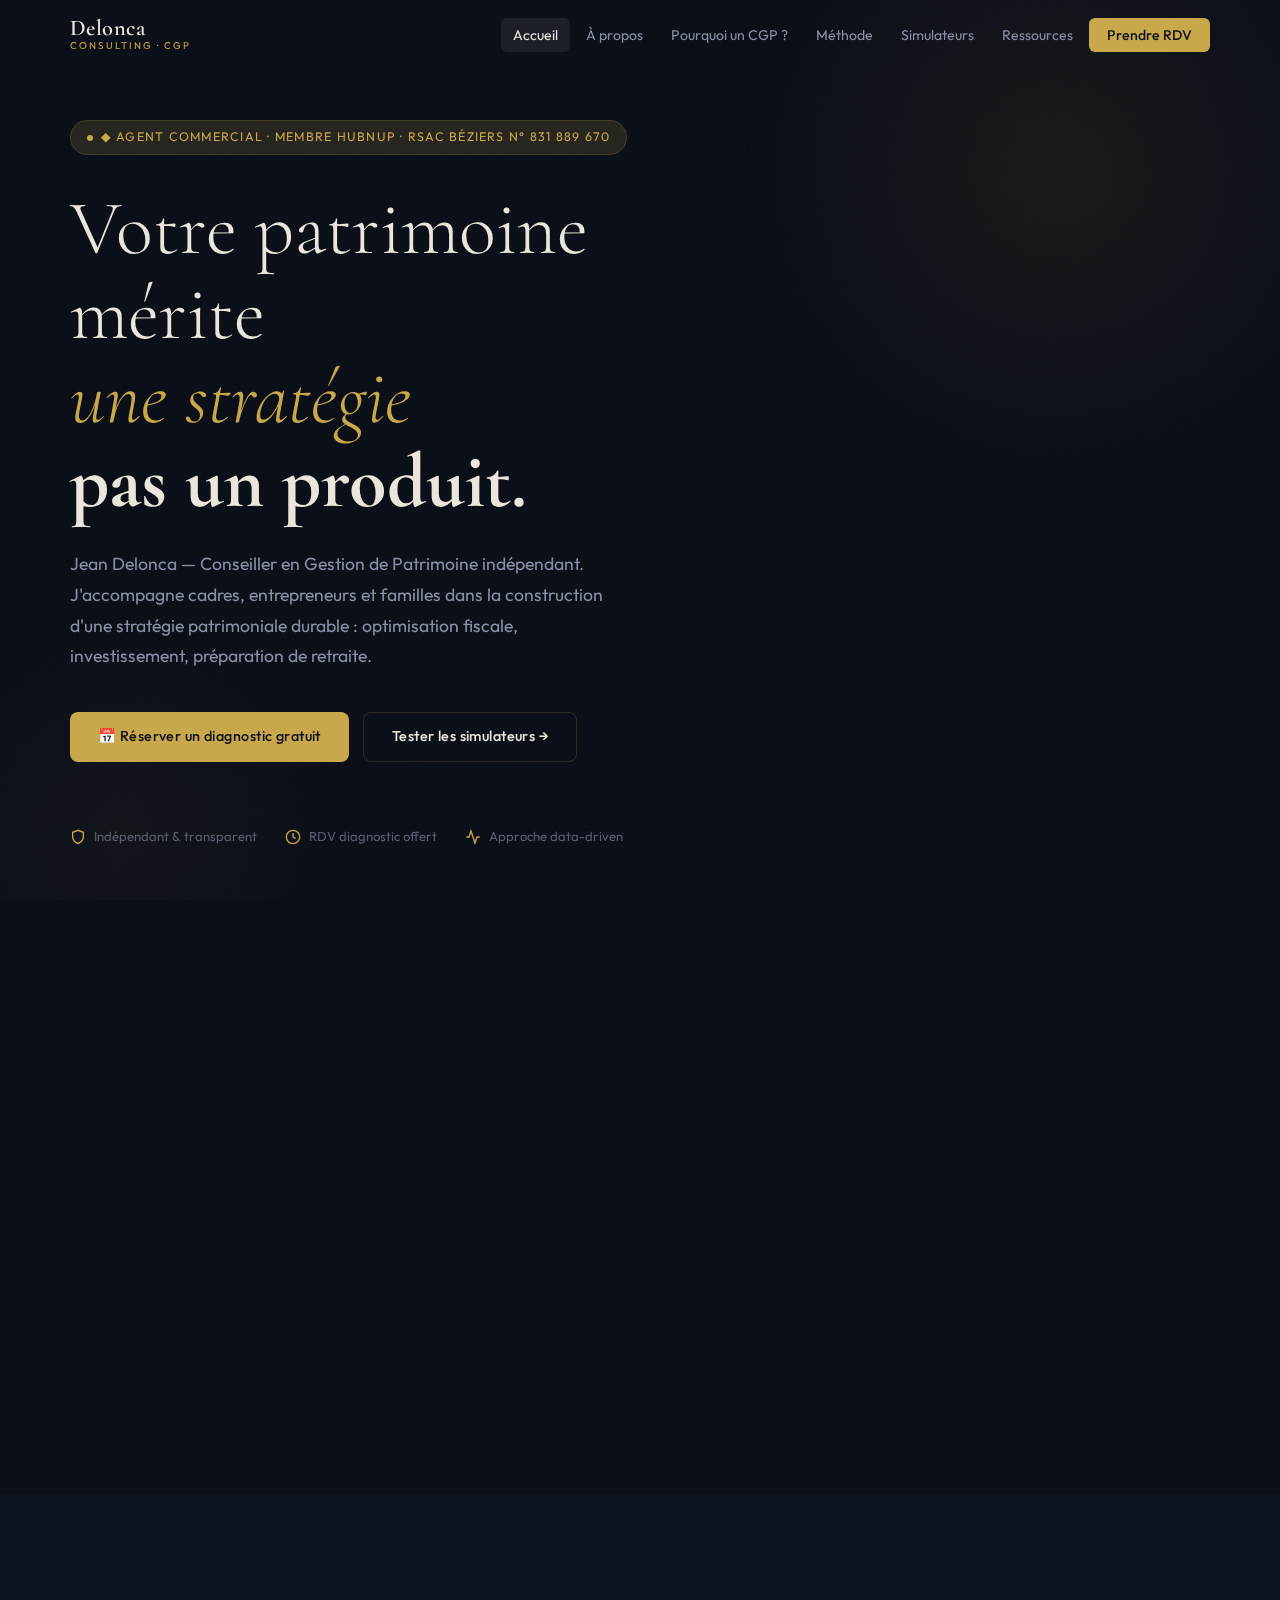
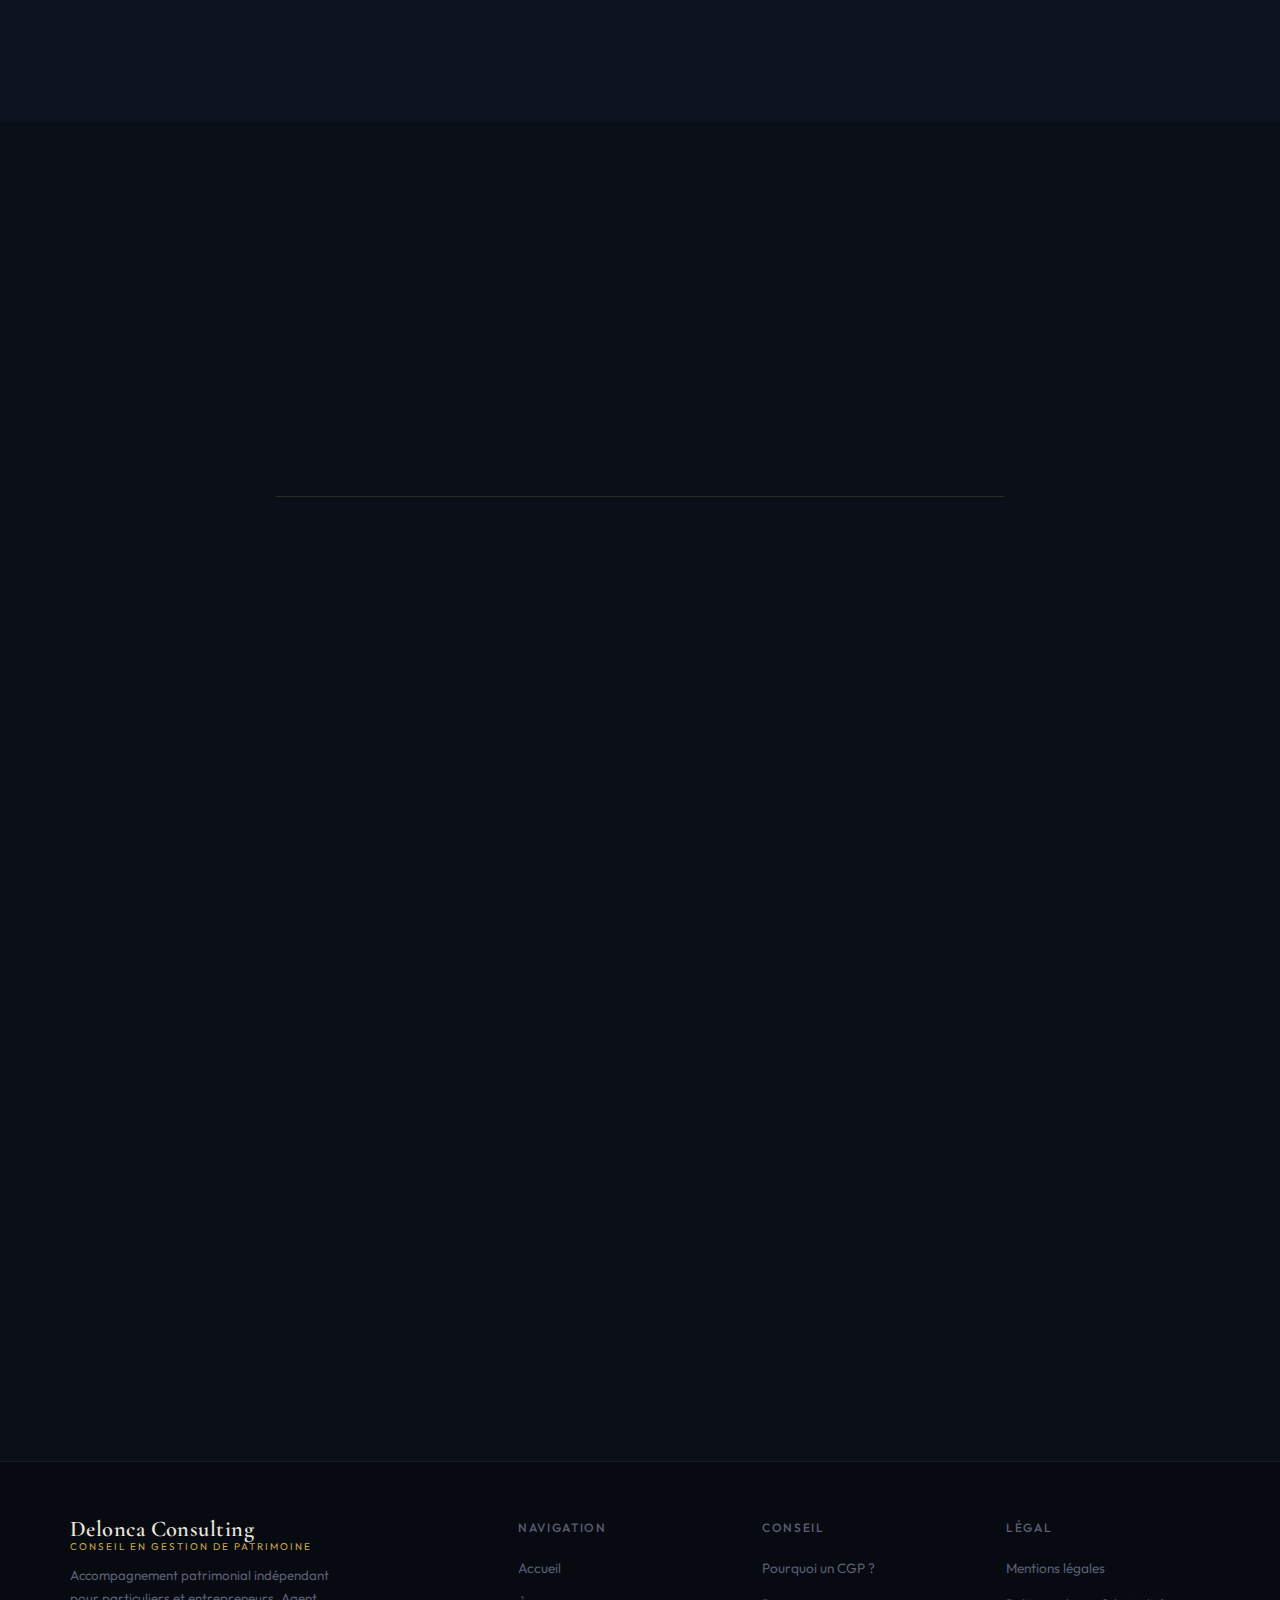
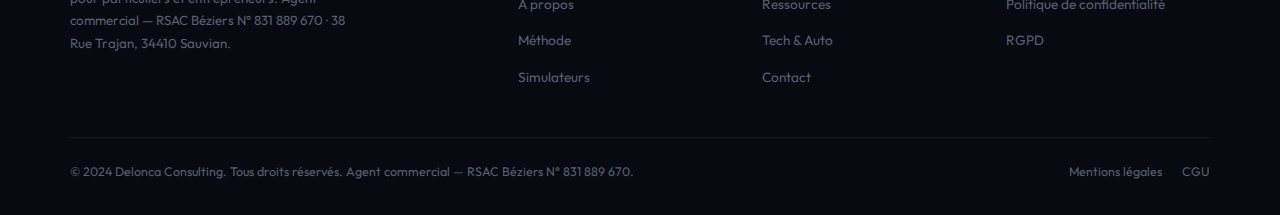
<file: index.html>
<!DOCTYPE html>
<html lang="fr">
<head>
  <meta charset="UTF-8">
  <meta name="viewport" content="width=device-width, initial-scale=1.0">
  <title>Delonca Consulting — Conseiller en Gestion de Patrimoine</title>
  <meta name="description" content="Jean Delonca, Conseiller en Gestion de Patrimoine indépendant. Optimisez votre patrimoine, préparez votre retraite, investissez avec méthode.">
  <link rel="preconnect" href="https://fonts.googleapis.com">
  <link rel="preconnect" href="https://fonts.gstatic.com" crossorigin>
  <link href="https://fonts.googleapis.com/css2?family=Cormorant+Garamond:ital,wght@0,300;0,400;0,600;0,700;1,300;1,400&family=Outfit:wght@300;400;500;600&display=swap" rel="stylesheet">
  <link rel="stylesheet" href="styles.css">
</head>
<body>

<!-- ── NAVIGATION ── -->
<nav class="nav" id="main-nav" role="navigation" aria-label="Navigation principale">
  <div class="nav-inner">
    <a href="index.html" class="nav-logo" aria-label="Delonca Consulting — Accueil">
      <span class="nav-logo-main">Delonca</span>
      <span class="nav-logo-sub">Consulting · CGP</span>
    </a>
    <ul class="nav-links" role="list">
      <li><a href="index.html" class="nav-link active">Accueil</a></li>
      <li><a href="a-propos.html" class="nav-link">À propos</a></li>
      <li><a href="pourquoi-cgp.html" class="nav-link">Pourquoi un CGP ?</a></li>
      <li><a href="methode.html" class="nav-link">Méthode</a></li>
      <li><a href="simulateurs.html" class="nav-link">Simulateurs</a></li>
      <li><a href="ressources.html" class="nav-link">Ressources</a></li>
      <li class="nav-cta"><a href="contact.html" class="nav-link">Prendre RDV</a></li>
    </ul>
    <button class="nav-burger" id="nav-burger" aria-label="Menu" aria-expanded="false">
      <span></span><span></span><span></span>
    </button>
  </div>
</nav>
<div class="nav-mobile" id="nav-mobile" role="dialog" aria-label="Menu mobile">
  <a href="index.html">Accueil</a>
  <a href="a-propos.html">À propos</a>
  <a href="pourquoi-cgp.html">Pourquoi un CGP ?</a>
  <a href="methode.html">Méthode</a>
  <a href="simulateurs.html">Simulateurs</a>
  <a href="ressources.html">Ressources</a>
  <a href="services-tech.html">Tech & Automatisation</a>
  <a href="contact.html" class="nav-cta-mobile">📅 Prendre RDV</a>
</div>

<!-- ── HERO ── -->
<section class="hero" aria-label="Présentation">
  <div class="hero-bg" aria-hidden="true"></div>
  <div class="container">
    <div class="hero-content">
      <div class="hero-badge" aria-label="Agent commercial enregistré">
        ◆ Agent Commercial · Membre Hubnup · RSAC Béziers N° 831 889 670
      </div>
      <h1 class="hero-title">
        Votre patrimoine mérite<br>
        <em>une stratégie</em>
        <strong>pas un produit.</strong>
      </h1>
      <p class="hero-sub">
        Jean Delonca — Conseiller en Gestion de Patrimoine indépendant. J'accompagne cadres, entrepreneurs et familles dans la construction d'une stratégie patrimoniale durable : optimisation fiscale, investissement, préparation de retraite.
      </p>
      <div class="hero-ctas">
        <a href="contact.html" class="btn btn-primary">📅 Réserver un diagnostic gratuit</a>
        <a href="simulateurs.html" class="btn btn-ghost">Tester les simulateurs →</a>
      </div>
      <div class="hero-trust">
        <div class="hero-trust-item">
          <svg width="16" height="16" viewBox="0 0 24 24" fill="none" stroke="currentColor" stroke-width="2" aria-hidden="true"><path d="M12 22s8-4 8-10V5l-8-3-8 3v7c0 6 8 10 8 10z"/></svg>
          Indépendant & transparent
        </div>
        <div class="hero-trust-item">
          <svg width="16" height="16" viewBox="0 0 24 24" fill="none" stroke="currentColor" stroke-width="2" aria-hidden="true"><circle cx="12" cy="12" r="10"/><polyline points="12 6 12 12 16 14"/></svg>
          RDV diagnostic offert
        </div>
        <div class="hero-trust-item">
          <svg width="16" height="16" viewBox="0 0 24 24" fill="none" stroke="currentColor" stroke-width="2" aria-hidden="true"><polyline points="22 12 18 12 15 21 9 3 6 12 2 12"/></svg>
          Approche data-driven
        </div>
      </div>
    </div>
  </div>
</section>

<!-- ── 3 PILIERS ── -->
<section class="section" aria-label="Nos piliers">
  <div class="container">
    <div class="text-center reveal">
      <span class="section-tag">Notre approche</span>
      <h2 class="section-title">Trois piliers, une vision</h2>
      <div class="gold-line"></div>
    </div>
    <div class="grid-3" style="margin-top: 48px;">
      <div class="card reveal reveal-1">
        <div class="card-icon" aria-hidden="true">⚡</div>
        <h3 style="font-family:var(--font-display);font-size:1.4rem;font-weight:600;margin-bottom:10px;">Optimisation</h3>
        <p style="font-size:0.88rem;color:var(--text-muted);line-height:1.7;">Réduire les frais inutiles, optimiser la fiscalité, arbitrer les enveloppes (PEA, assurance-vie, PER) en fonction de votre situation réelle.</p>
      </div>
      <div class="card reveal reveal-2">
        <div class="card-icon" aria-hidden="true">🏗️</div>
        <h3 style="font-family:var(--font-display);font-size:1.4rem;font-weight:600;margin-bottom:10px;">Construction</h3>
        <p style="font-size:0.88rem;color:var(--text-muted);line-height:1.7;">Définir une allocation d'actifs cohérente avec vos objectifs, votre horizon et votre tolérance au risque. Diversification réelle, pas cosmétique.</p>
      </div>
      <div class="card reveal reveal-3">
        <div class="card-icon" aria-hidden="true">🔭</div>
        <h3 style="font-family:var(--font-display);font-size:1.4rem;font-weight:600;margin-bottom:10px;">Vision long terme</h3>
        <p style="font-size:0.88rem;color:var(--text-muted);line-height:1.7;">Construire un plan qui tient dans le temps : revue annuelle, ajustements aux événements de vie, anticipation des grandes étapes (retraite, succession).</p>
      </div>
    </div>
  </div>
</section>

<!-- ── PREUVES ── -->
<section class="section section--alt" aria-label="Preuves et crédibilité">
  <div class="container">
    <div class="trust-row" role="list">
      <div class="trust-badge reveal reveal-1" role="listitem">
        <span class="trust-badge-icon" aria-hidden="true">🛡️</span>
        <span class="trust-badge-text">
          <strong>Agent commercial RSAC</strong>
          N° 831 889 670 · Béziers
        </span>
      </div>
      <div class="trust-badge reveal reveal-2" role="listitem">
        <span class="trust-badge-icon" aria-hidden="true">⚖️</span>
        <span class="trust-badge-text">
          <strong>Indépendant</strong>
          Pas de conflits d'intérêts
        </span>
      </div>
      <div class="trust-badge reveal reveal-3" role="listitem">
        <span class="trust-badge-icon" aria-hidden="true">📋</span>
        <span class="trust-badge-text">
          <strong>Membre Hubnup</strong>
          Réseau de conseillers indépendants
        </span>
      </div>
      <div class="trust-badge reveal reveal-4" role="listitem">
        <span class="trust-badge-icon" aria-hidden="true">🔒</span>
        <span class="trust-badge-text">
          <strong>Données sécurisées</strong>
          RGPD conforme
        </span>
      </div>
    </div>
  </div>
</section>

<!-- ── COMMENT ÇA SE PASSE ── -->
<section class="section" aria-label="Notre processus">
  <div class="container">
    <div class="text-center reveal">
      <span class="section-tag">Le processus</span>
      <h2 class="section-title">Comment ça se passe ?</h2>
      <div class="gold-line"></div>
      <p class="section-subtitle" style="margin:0 auto;">Un accompagnement structuré en 6 étapes claires, de la prise de contact au suivi annuel.</p>
    </div>
    <div class="steps" style="margin-top: 56px;" role="list">
      <div class="step-item reveal reveal-1" role="listitem">
        <div class="step-num" aria-hidden="true">01</div>
        <div class="step-title">Diagnostic offert</div>
        <div class="step-desc">60 min pour comprendre votre situation, vos objectifs et vos blocages actuels. Sans engagement.</div>
      </div>
      <div class="step-item reveal reveal-2" role="listitem">
        <div class="step-num" aria-hidden="true">02</div>
        <div class="step-title">Collecte d'informations</div>
        <div class="step-desc">Bilan patrimonial complet : revenus, actifs, dettes, fiscalité, horizon, tolérance au risque.</div>
      </div>
      <div class="step-item reveal reveal-3" role="listitem">
        <div class="step-num" aria-hidden="true">03</div>
        <div class="step-title">Analyse & projection</div>
        <div class="step-desc">Modélisation de scénarios, comparaison des solutions, identification des leviers prioritaires.</div>
      </div>
      <div class="step-item reveal reveal-1" role="listitem">
        <div class="step-num" aria-hidden="true">04</div>
        <div class="step-title">Préconisations écrites</div>
        <div class="step-desc">Un rapport clair avec votre allocation cible, les actions à mener et leur ordre de priorité.</div>
      </div>
      <div class="step-item reveal reveal-2" role="listitem">
        <div class="step-num" aria-hidden="true">05</div>
        <div class="step-title">Mise en œuvre</div>
        <div class="step-desc">Accompagnement à l'ouverture des enveloppes, placement des capitaux, coordination avec les partenaires.</div>
      </div>
      <div class="step-item reveal reveal-3" role="listitem">
        <div class="step-num" aria-hidden="true">06</div>
        <div class="step-title">Suivi annuel</div>
        <div class="step-desc">Point de revue annuel : performance, événements de vie, rebalancing, ajustements fiscaux.</div>
      </div>
    </div>
  </div>
</section>


<!-- ── CTA FINAL ── -->
<section class="section" aria-label="Appel à l'action">
  <div class="container">
    <div class="cta-section reveal">
      <h2>Votre diagnostic patrimonial gratuit vous attend.</h2>
      <p>60 minutes. Sans engagement. Pour faire le point sur votre situation et identifier les leviers prioritaires à activer.</p>
      <div class="cta-btns">
        <a href="contact.html" class="btn btn-primary">📅 Réserver mon diagnostic</a>
        <a href="pourquoi-cgp.html" class="btn btn-ghost">Pourquoi un CGP ?</a>
      </div>
    </div>
  </div>
</section>

<!-- ── FOOTER ── -->
<footer role="contentinfo">
  <div class="container">
    <div class="footer-grid">
      <div class="footer-brand">
        <a href="index.html" class="nav-logo">
          <span class="nav-logo-main">Delonca Consulting</span>
          <span class="nav-logo-sub">Conseil en Gestion de Patrimoine</span>
        </a>
        <p>Accompagnement patrimonial indépendant pour particuliers et entrepreneurs. Agent commercial — RSAC Béziers N° 831 889 670 · 38 Rue Trajan, 34410 Sauvian.</p>
      </div>
      <div class="footer-col">
        <h4>Navigation</h4>
        <ul>
          <li><a href="index.html">Accueil</a></li>
          <li><a href="a-propos.html">À propos</a></li>
          <li><a href="methode.html">Méthode</a></li>
          <li><a href="simulateurs.html">Simulateurs</a></li>
        </ul>
      </div>
      <div class="footer-col">
        <h4>Conseil</h4>
        <ul>
          <li><a href="pourquoi-cgp.html">Pourquoi un CGP ?</a></li>
          <li><a href="ressources.html">Ressources</a></li>
          <li><a href="services-tech.html">Tech & Auto</a></li>
          <li><a href="contact.html">Contact</a></li>
        </ul>
      </div>
      <div class="footer-col">
        <h4>Légal</h4>
        <ul>
          <li><a href="contact.html#mentions">Mentions légales</a></li>
          <li><a href="contact.html#mentions">Politique de confidentialité</a></li>
          <li><a href="contact.html#mentions">RGPD</a></li>
        </ul>
      </div>
    </div>
    <div class="footer-bottom">
      <p>© 2024 Delonca Consulting. Tous droits réservés. Agent commercial — RSAC Béziers N° 831 889 670.</p>
      <div class="footer-legal">
        <a href="contact.html#mentions">Mentions légales</a>
        <a href="contact.html#mentions">CGU</a>
      </div>
    </div>
  </div>
</footer>

<script src="app.js" defer></script>
</body>
</html>
</file>
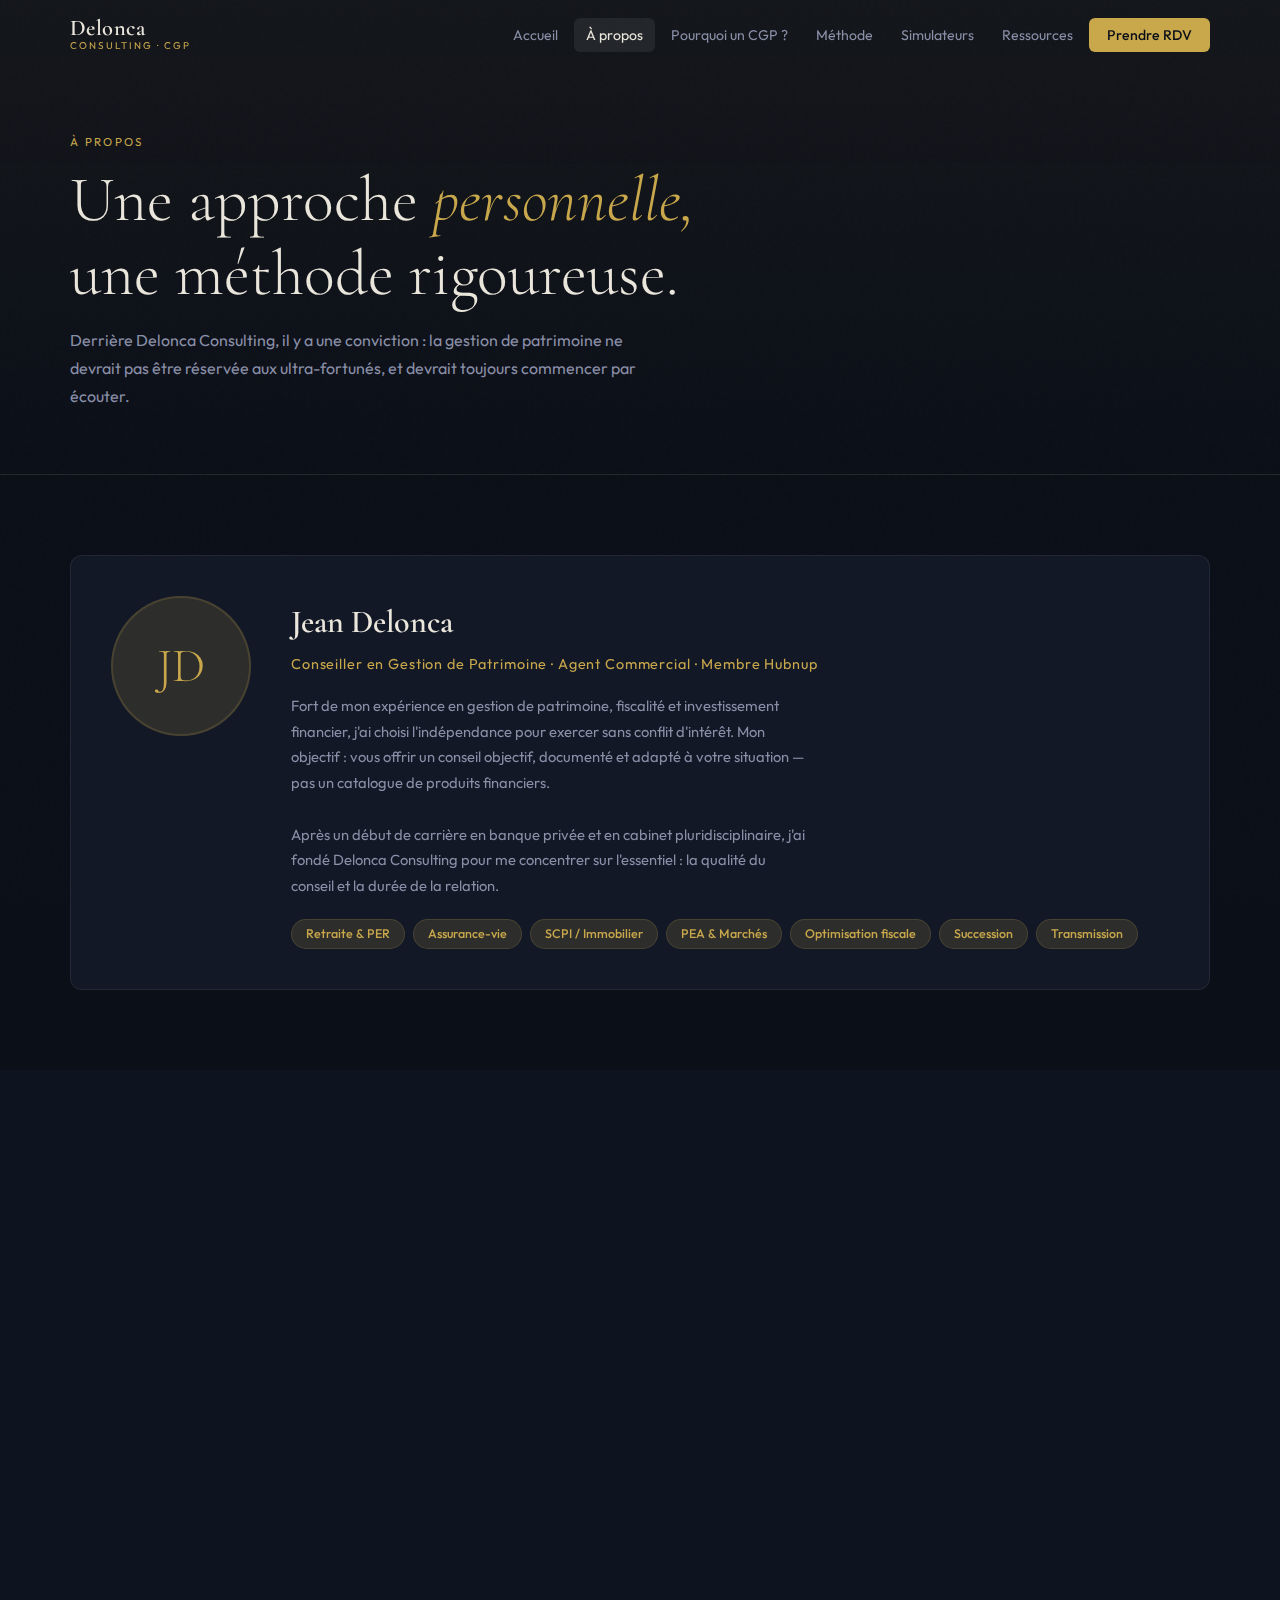
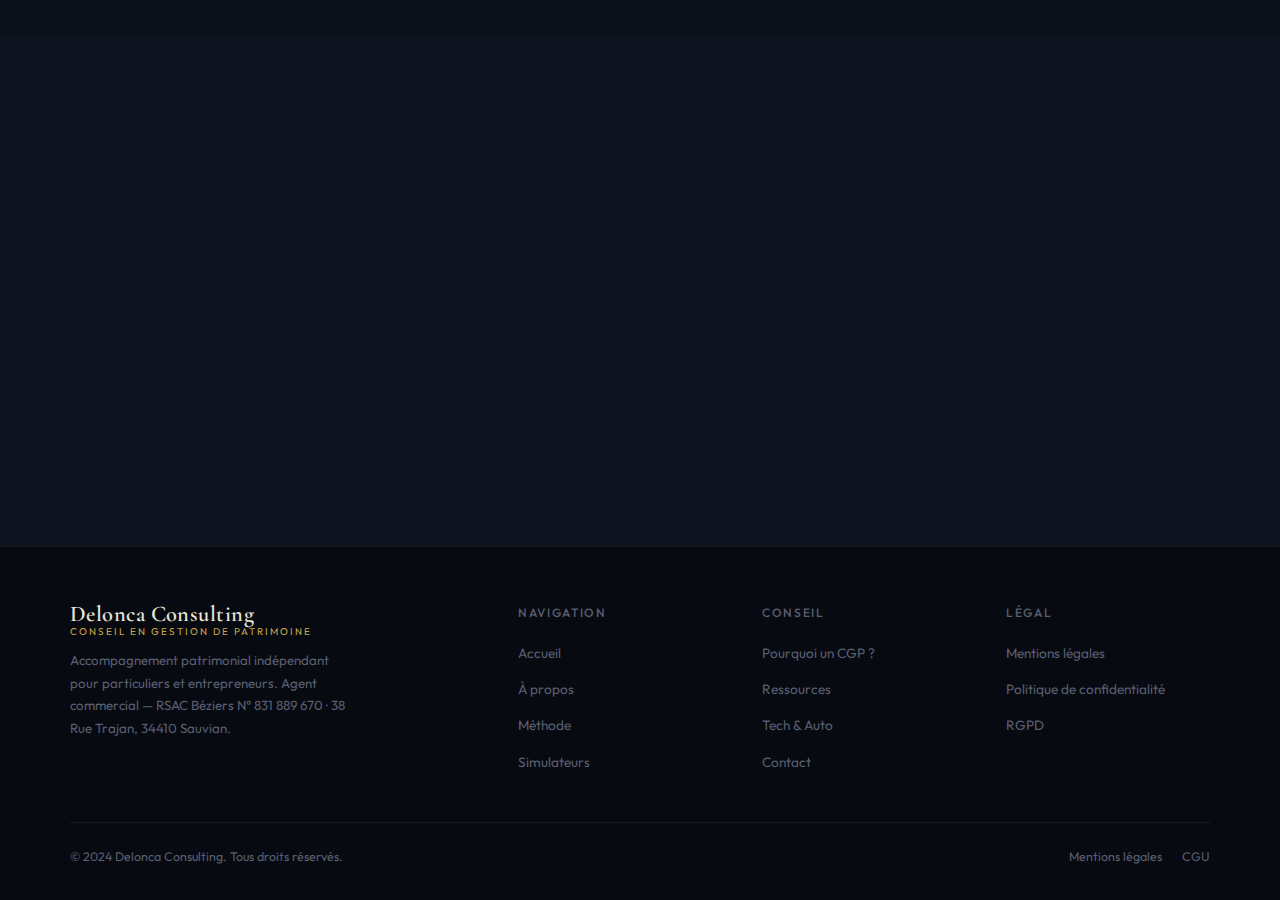
<file: a-propos.html>
<!DOCTYPE html>
<html lang="fr">
<head>
  <meta charset="UTF-8">
  <meta name="viewport" content="width=device-width, initial-scale=1.0">
  <title>À propos — Jean Delonca · CGP</title>
  <meta name="description" content="Parcours, valeurs et méthode de Jean Delonca, Conseiller en Gestion de Patrimoine indépendant.">
  <link rel="preconnect" href="https://fonts.googleapis.com">
  <link rel="preconnect" href="https://fonts.gstatic.com" crossorigin>
  <link href="https://fonts.googleapis.com/css2?family=Cormorant+Garamond:ital,wght@0,300;0,400;0,600;0,700;1,300;1,400&family=Outfit:wght@300;400;500;600&display=swap" rel="stylesheet">
  <link rel="stylesheet" href="styles.css">
</head>
<body>

<nav class="nav" id="main-nav" role="navigation" aria-label="Navigation principale">
  <div class="nav-inner">
    <a href="index.html" class="nav-logo" aria-label="Delonca Consulting — Accueil">
      <span class="nav-logo-main">Delonca</span>
      <span class="nav-logo-sub">Consulting · CGP</span>
    </a>
    <ul class="nav-links" role="list">
      <li><a href="index.html" class="nav-link">Accueil</a></li>
      <li><a href="a-propos.html" class="nav-link active">À propos</a></li>
      <li><a href="pourquoi-cgp.html" class="nav-link">Pourquoi un CGP ?</a></li>
      <li><a href="methode.html" class="nav-link">Méthode</a></li>
      <li><a href="simulateurs.html" class="nav-link">Simulateurs</a></li>
      <li><a href="ressources.html" class="nav-link">Ressources</a></li>
      <li class="nav-cta"><a href="contact.html" class="nav-link">Prendre RDV</a></li>
    </ul>
    <button class="nav-burger" id="nav-burger" aria-label="Menu" aria-expanded="false">
      <span></span><span></span><span></span>
    </button>
  </div>
</nav>
<div class="nav-mobile" id="nav-mobile" role="dialog" aria-label="Menu mobile">
  <a href="index.html">Accueil</a>
  <a href="a-propos.html">À propos</a>
  <a href="pourquoi-cgp.html">Pourquoi un CGP ?</a>
  <a href="methode.html">Méthode</a>
  <a href="simulateurs.html">Simulateurs</a>
  <a href="ressources.html">Ressources</a>
  <a href="services-tech.html">Tech & Automatisation</a>
  <a href="contact.html" class="nav-cta-mobile">📅 Prendre RDV</a>
</div>

<!-- ── PAGE HERO ── -->
<section class="page-hero" aria-label="À propos">
  <div class="container">
    <span class="page-hero-tag">À propos</span>
    <h1>Une approche <em>personnelle,</em><br>une méthode rigoureuse.</h1>
    <p>Derrière Delonca Consulting, il y a une conviction : la gestion de patrimoine ne devrait pas être réservée aux ultra-fortunés, et devrait toujours commencer par écouter.</p>
  </div>
</section>

<!-- ── PROFIL ── -->
<section class="section" aria-label="Profil">
  <div class="container">
    <div class="profile-card reveal">
      <div class="profile-photo" aria-label="Photo de Jean Delonca">JD</div>
      <div>
        <div class="profile-name">Jean Delonca</div>
        <div class="profile-role">Conseiller en Gestion de Patrimoine · Agent Commercial · Membre Hubnup</div>
        <p class="profile-bio">
          Fort de mon expérience en gestion de patrimoine, fiscalité et investissement financier, j'ai choisi l'indépendance pour exercer sans conflit d'intérêt. Mon objectif : vous offrir un conseil objectif, documenté et adapté à votre situation — pas un catalogue de produits financiers.
          <br><br>
          Après un début de carrière en banque privée et en cabinet pluridisciplinaire, j'ai fondé Delonca Consulting pour me concentrer sur l'essentiel : la qualité du conseil et la durée de la relation.
        </p>
        <div class="profile-tags">
          <span class="tag">Retraite & PER</span>
          <span class="tag">Assurance-vie</span>
          <span class="tag">SCPI / Immobilier</span>
          <span class="tag">PEA & Marchés</span>
          <span class="tag">Optimisation fiscale</span>
          <span class="tag">Succession</span>
          <span class="tag">Transmission</span>
        </div>
      </div>
    </div>
  </div>
</section>

<!-- ── PARCOURS / TIMELINE ── -->
<section class="section section--alt" aria-label="Valeurs et méthode">
  <div class="container">
    <div class="reveal">
      <span class="section-tag">Valeurs & Méthode</span>
      <h2 class="section-title">Ce qui me guide</h2>
      <div class="gold-line"></div>
    </div>
    <div class="values-grid" style="margin-top:40px;">
      <div class="value-item reveal reveal-1">
        <div class="value-title">🎯 Indépendance totale</div>
        <div class="value-desc">Je ne suis lié à aucun assureur, aucune banque, aucune société de gestion. Mon seul intérêt : le vôtre.</div>
      </div>
      <div class="value-item reveal reveal-2">
        <div class="value-title">📊 Data-driven</div>
        <div class="value-desc">Chaque recommandation repose sur des projections chiffrées, pas sur des intuitions ou des tendances.</div>
      </div>
      <div class="value-item reveal reveal-3">
        <div class="value-title">🗣️ Pédagogie d'abord</div>
        <div class="value-desc">Vous devez comprendre chaque décision. Un client informé est un client confiant — et qui dure.</div>
      </div>
      <div class="value-item reveal reveal-4">
        <div class="value-title">🤝 Relation long terme</div>
        <div class="value-desc">Le patrimoine se construit sur des décennies. Je vous accompagne dans la durée, pas ponctuellement.</div>
      </div>
    </div>
    <!-- Statut légal -->
    <div style="margin-top:40px;" class="reveal">
      <h3 style="font-family:var(--font-display);font-size:1.2rem;color:var(--text-primary);margin-bottom:16px;">Statut & Enregistrement</h3>
      <div style="display:flex;flex-direction:column;gap:10px;">
        <div class="trust-badge" style="border-radius:var(--radius-sm);width:fit-content;">
          <span style="color:var(--gold);">🛡️</span>
          <span style="font-size:0.83rem;color:var(--text-muted);">Agent commercial — RSAC Béziers · N° 831 889 670</span>
        </div>
        <div class="trust-badge" style="border-radius:var(--radius-sm);width:fit-content;">
          <span style="color:var(--gold);">🏛️</span>
          <span style="font-size:0.83rem;color:var(--text-muted);">Greffe du Tribunal de Commerce de Béziers</span>
        </div>
      </div>
    </div>
  </div>
</section>

<!-- ── ASSOCIATION & PARTENAIRES ── -->
<section class="section" aria-label="Association et partenaires">
  <div class="container">
    <div class="text-center reveal">
      <span class="section-tag">Réseau & Partenaires</span>
      <h2 class="section-title">Un réseau <em>solide</em> à votre service</h2>
      <div class="gold-line"></div>
      <p class="section-subtitle" style="margin:0 auto;">Pour vous offrir le meilleur conseil, je m'appuie sur un réseau de professionnels reconnus et des partenaires spécialisés, sélectionnés avec soin.</p>
    </div>
    <div class="grid-3" style="margin-top:48px;">
      <div class="card reveal reveal-1">
        <div class="card-icon" aria-hidden="true">🤝</div>
        <h3 style="font-family:var(--font-display);font-size:1.3rem;font-weight:600;margin-bottom:10px;">Hubnup</h3>
        <p style="font-size:0.88rem;color:var(--text-muted);line-height:1.7;">Membre de l'association Hubnup, réseau national de conseillers en gestion de patrimoine indépendants. Un cadre professionnel rigoureux et des ressources partagées pour un conseil toujours à la pointe.</p>
      </div>
      <div class="card reveal reveal-2">
        <div class="card-icon" aria-hidden="true">📈</div>
        <h3 style="font-family:var(--font-display);font-size:1.3rem;font-weight:600;margin-bottom:10px;">La Financière d'Orion</h3>
        <p style="font-size:0.88rem;color:var(--text-muted);line-height:1.7;">Partenaire pour les placements financiers — assurance-vie, PER, PEA, produits de capitalisation. Un accès à une gamme complète de solutions pour construire et optimiser votre épargne financière.</p>
      </div>
      <div class="card reveal reveal-3">
        <div class="card-icon" aria-hidden="true">🏘️</div>
        <h3 style="font-family:var(--font-display);font-size:1.3rem;font-weight:600;margin-bottom:10px;">Valoriciel</h3>
        <p style="font-size:0.88rem;color:var(--text-muted);line-height:1.7;">Partenaire pour les placements immobiliers — SCPI, investissement locatif, immobilier de défiscalisation. Des solutions immobilières adaptées à chaque profil et chaque objectif patrimonial.</p>
      </div>
    </div>
  </div>
</section>

<!-- ── CE QUE JE FAIS / CE QUE JE NE FAIS PAS ── -->
<section class="section" aria-label="Engagement et périmètre">
  <div class="container">
    <div class="text-center reveal">
      <span class="section-tag">Transparence</span>
      <h2 class="section-title">Ce que je fais — ce que je ne fais pas</h2>
      <div class="gold-line"></div>
    </div>
    <div class="do-dont" style="margin-top:48px;" role="list">
      <div class="do-box reveal reveal-1" role="listitem">
        <h3>✓ Ce que je fais</h3>
        <ul class="check-list do">
          <li>Un bilan patrimonial complet avant toute recommandation</li>
          <li>Des préconisations écrites, motivées et documentées</li>
          <li>Un conseil qui intègre fiscalité, succession et budget</li>
          <li>Un suivi annuel avec revue des allocations</li>
          <li>La coordination avec votre notaire, expert-comptable, avocat</li>
          <li>Une pédagogie sur chaque produit ou stratégie conseillé</li>
          <li>La défense de vos intérêts auprès des établissements</li>
        </ul>
      </div>
      <div class="dont-box reveal reveal-2" role="listitem">
        <h3>✗ Ce que je ne fais pas</h3>
        <ul class="check-list dont">
          <li>Vous vendre un produit pour atteindre un objectif commercial</li>
          <li>Des recommandations sans analyse complète de votre dossier</li>
          <li>Promettre des rendements garantis ou des résultats irréalistes</li>
          <li>Travailler sous contrainte d'apporteurs d'affaires rémunérés</li>
          <li>Vous laisser sans interlocuteur entre deux rendez-vous</li>
          <li>Complexifier inutilement pour justifier mes honoraires</li>
        </ul>
      </div>
    </div>
  </div>
</section>

<!-- ── CTA ── -->
<section class="section section--alt" aria-label="Prise de contact">
  <div class="container">
    <div class="cta-section reveal">
      <h2>Prêt à faire le point sur votre patrimoine ?</h2>
      <p>Un premier échange de 60 minutes, offert et sans engagement, pour comprendre votre situation et vous proposer une orientation claire.</p>
      <div class="cta-btns">
        <a href="contact.html" class="btn btn-primary">📅 Réserver mon diagnostic</a>
        <a href="methode.html" class="btn btn-ghost">Découvrir la méthode →</a>
      </div>
    </div>
  </div>
</section>

<footer role="contentinfo">
  <div class="container">
    <div class="footer-grid">
      <div class="footer-brand">
        <a href="index.html" class="nav-logo">
          <span class="nav-logo-main">Delonca Consulting</span>
          <span class="nav-logo-sub">Conseil en Gestion de Patrimoine</span>
        </a>
        <p>Accompagnement patrimonial indépendant pour particuliers et entrepreneurs. Agent commercial — RSAC Béziers N° 831 889 670 · 38 Rue Trajan, 34410 Sauvian.</p>
      </div>
      <div class="footer-col">
        <h4>Navigation</h4>
        <ul>
          <li><a href="index.html">Accueil</a></li>
          <li><a href="a-propos.html">À propos</a></li>
          <li><a href="methode.html">Méthode</a></li>
          <li><a href="simulateurs.html">Simulateurs</a></li>
        </ul>
      </div>
      <div class="footer-col">
        <h4>Conseil</h4>
        <ul>
          <li><a href="pourquoi-cgp.html">Pourquoi un CGP ?</a></li>
          <li><a href="ressources.html">Ressources</a></li>
          <li><a href="services-tech.html">Tech & Auto</a></li>
          <li><a href="contact.html">Contact</a></li>
        </ul>
      </div>
      <div class="footer-col">
        <h4>Légal</h4>
        <ul>
          <li><a href="contact.html#mentions">Mentions légales</a></li>
          <li><a href="contact.html#mentions">Politique de confidentialité</a></li>
          <li><a href="contact.html#mentions">RGPD</a></li>
        </ul>
      </div>
    </div>
    <div class="footer-bottom">
      <p>© 2024 Delonca Consulting. Tous droits réservés.</p>
      <div class="footer-legal">
        <a href="contact.html#mentions">Mentions légales</a>
        <a href="contact.html#mentions">CGU</a>
      </div>
    </div>
  </div>
</footer>

<script src="app.js" defer></script>
</body>
</html>
</file>
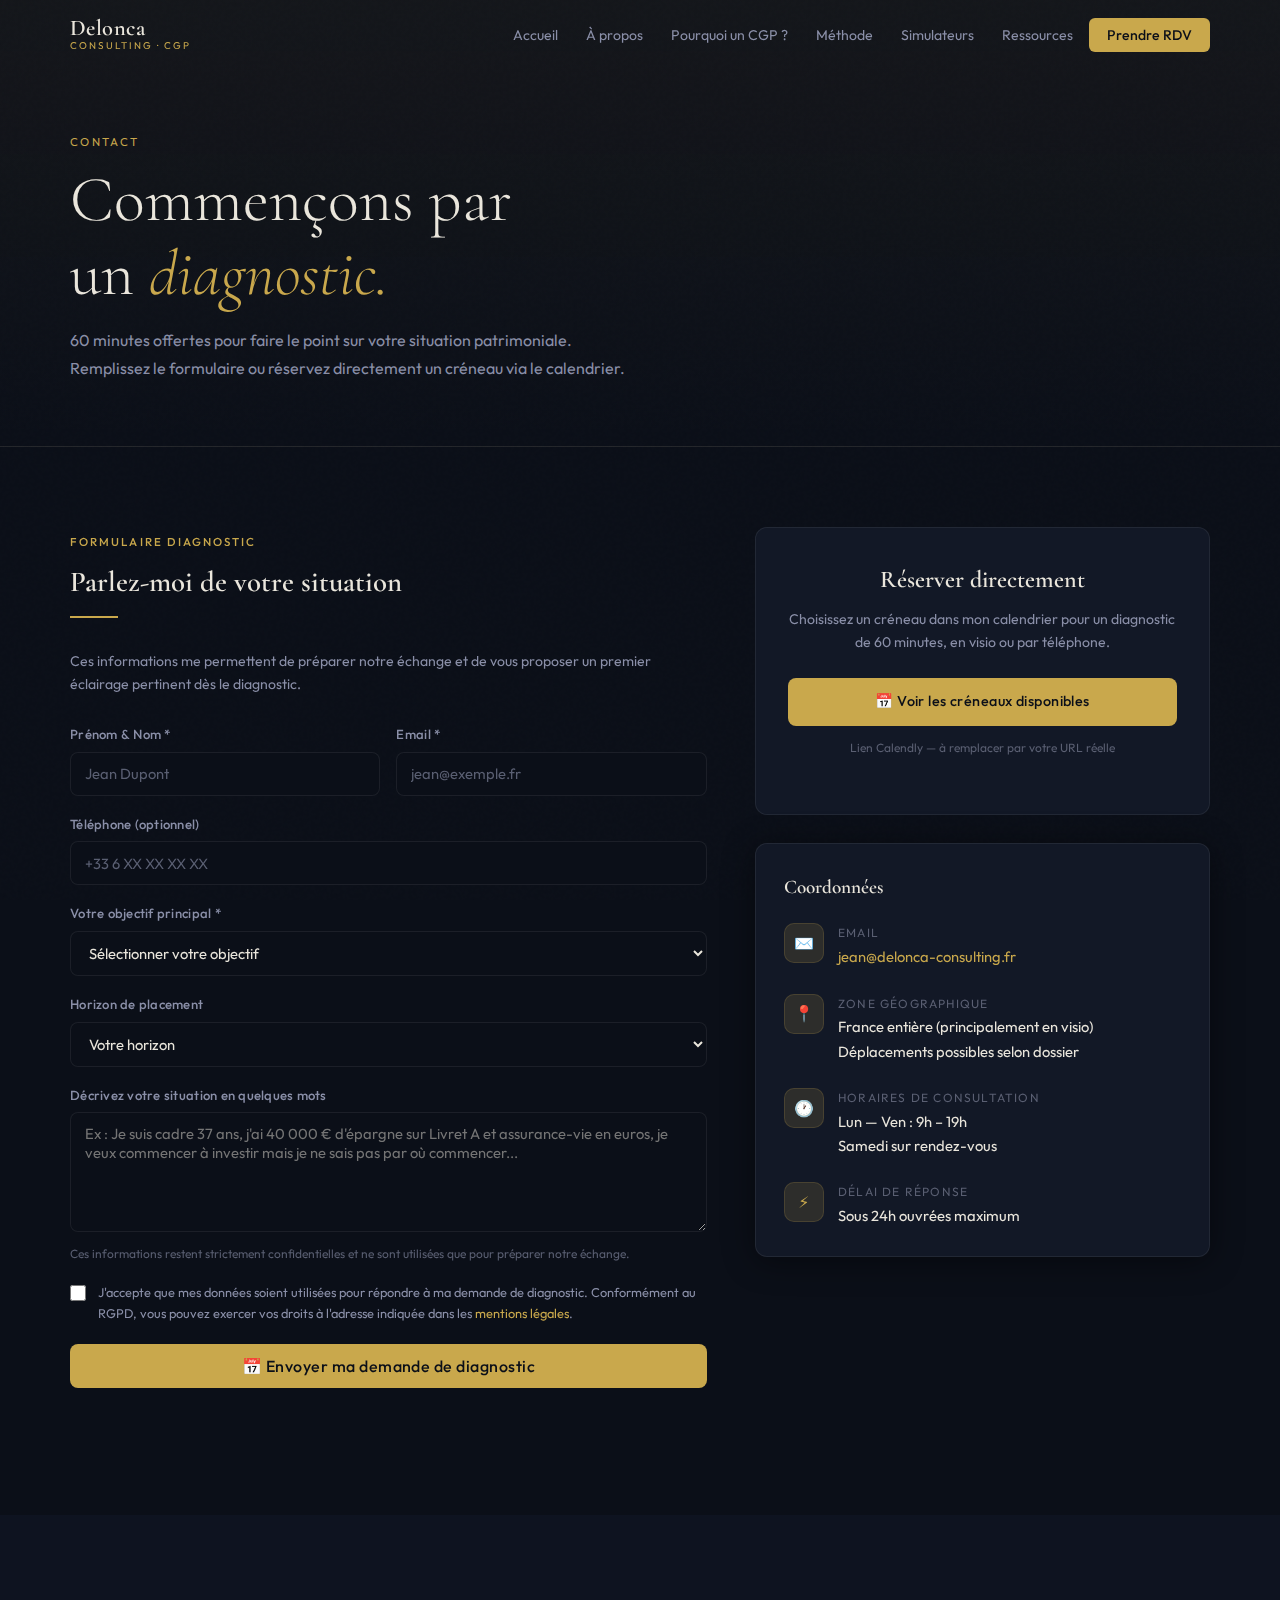
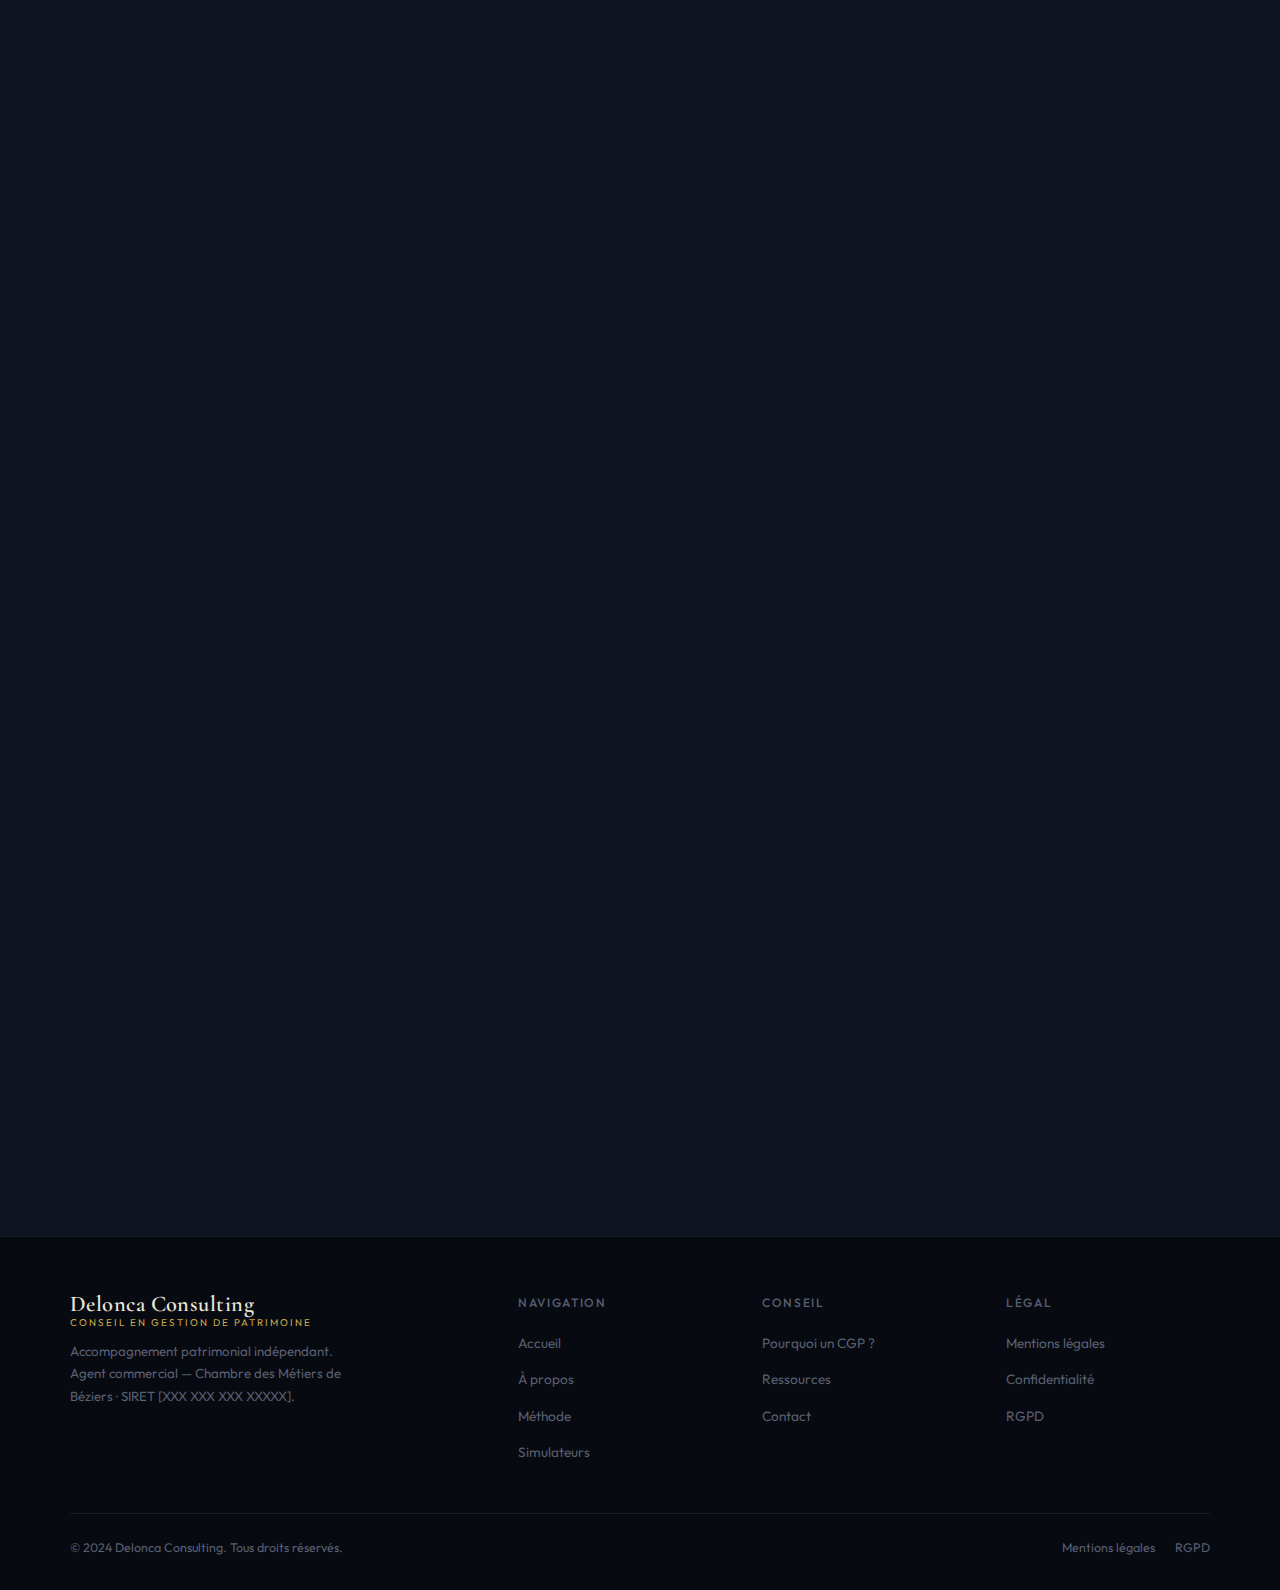
<file: contact.html>
<!DOCTYPE html>
<html lang="fr">
<head>
  <meta charset="UTF-8">
  <meta name="viewport" content="width=device-width, initial-scale=1.0">
  <title>Contact & Diagnostic — Delonca Consulting</title>
  <meta name="description" content="Réservez votre diagnostic patrimonial gratuit avec Jean Delonca. Formulaire de contact et prise de rendez-vous en ligne.">
  <link rel="preconnect" href="https://fonts.googleapis.com">
  <link rel="preconnect" href="https://fonts.gstatic.com" crossorigin>
  <link href="https://fonts.googleapis.com/css2?family=Cormorant+Garamond:ital,wght@0,300;0,400;0,600;0,700;1,300;1,400&family=Outfit:wght@300;400;500;600&display=swap" rel="stylesheet">
  <link rel="stylesheet" href="styles.css">
</head>
<body>

<nav class="nav" id="main-nav" role="navigation" aria-label="Navigation principale">
  <div class="nav-inner">
    <a href="index.html" class="nav-logo" aria-label="Delonca Consulting — Accueil">
      <span class="nav-logo-main">Delonca</span>
      <span class="nav-logo-sub">Consulting · CGP</span>
    </a>
    <ul class="nav-links" role="list">
      <li><a href="index.html" class="nav-link">Accueil</a></li>
      <li><a href="a-propos.html" class="nav-link">À propos</a></li>
      <li><a href="pourquoi-cgp.html" class="nav-link">Pourquoi un CGP ?</a></li>
      <li><a href="methode.html" class="nav-link">Méthode</a></li>
      <li><a href="simulateurs.html" class="nav-link">Simulateurs</a></li>
      <li><a href="ressources.html" class="nav-link">Ressources</a></li>
      <li class="nav-cta"><a href="contact.html" class="nav-link active">Prendre RDV</a></li>
    </ul>
    <button class="nav-burger" id="nav-burger" aria-label="Menu" aria-expanded="false">
      <span></span><span></span><span></span>
    </button>
  </div>
</nav>
<div class="nav-mobile" id="nav-mobile" role="dialog" aria-label="Menu mobile">
  <a href="index.html">Accueil</a>
  <a href="a-propos.html">À propos</a>
  <a href="pourquoi-cgp.html">Pourquoi un CGP ?</a>
  <a href="methode.html">Méthode</a>
  <a href="simulateurs.html">Simulateurs</a>
  <a href="ressources.html">Ressources</a>
  <a href="contact.html" class="nav-cta-mobile">📅 Prendre RDV</a>
</div>

<!-- ── PAGE HERO ── -->
<section class="page-hero" aria-label="Contact">
  <div class="container">
    <span class="page-hero-tag">Contact</span>
    <h1>Commençons par<br>un <em>diagnostic.</em></h1>
    <p>60 minutes offertes pour faire le point sur votre situation patrimoniale. Remplissez le formulaire ou réservez directement un créneau via le calendrier.</p>
  </div>
</section>

<!-- ── CONTACT LAYOUT ── -->
<section class="section" aria-label="Formulaire de contact">
  <div class="container">
    <div class="contact-layout">

      <!-- Formulaire -->
      <div>
        <div class="reveal">
          <span class="section-tag">Formulaire diagnostic</span>
          <h2 class="section-title" style="font-size:1.8rem;">Parlez-moi de votre situation</h2>
          <div class="gold-line"></div>
          <p style="font-size:0.88rem;color:var(--text-muted);margin-bottom:28px;">Ces informations me permettent de préparer notre échange et de vous proposer un premier éclairage pertinent dès le diagnostic.</p>
        </div>

        <form id="contact-form" novalidate aria-label="Formulaire de contact" class="reveal">

          <div style="display:grid;grid-template-columns:1fr 1fr;gap:16px;">
            <div class="form-group">
              <label class="form-label" for="f-nom">Prénom & Nom *</label>
              <input class="form-input" type="text" id="f-nom" name="nom" autocomplete="name" placeholder="Jean Dupont" required aria-required="true">
            </div>
            <div class="form-group">
              <label class="form-label" for="f-email">Email *</label>
              <input class="form-input" type="email" id="f-email" name="email" autocomplete="email" placeholder="jean@exemple.fr" required aria-required="true">
            </div>
          </div>

          <div class="form-group">
            <label class="form-label" for="f-tel">Téléphone (optionnel)</label>
            <input class="form-input" type="tel" id="f-tel" name="tel" autocomplete="tel" placeholder="+33 6 XX XX XX XX">
          </div>

          <div class="form-group">
            <label class="form-label" for="f-objectif">Votre objectif principal *</label>
            <select class="form-select" id="f-objectif" name="objectif" required aria-required="true">
              <option value="" disabled selected>Sélectionner votre objectif</option>
              <option value="retraite">Préparer ma retraite</option>
              <option value="investissement">Investir mon épargne (actions, ETF, fonds)</option>
              <option value="immobilier">Projet immobilier (achat, locatif, SCPI)</option>
              <option value="optimisation-fiscale">Optimisation fiscale</option>
              <option value="transmission">Transmission / succession</option>
              <option value="protection-famille">Protection de ma famille</option>
              <option value="audit">Audit global de mon patrimoine</option>
              <option value="autre">Autre</option>
            </select>
          </div>

          <div class="form-group">
            <label class="form-label" for="f-horizon">Horizon de placement</label>
            <select class="form-select" id="f-horizon" name="horizon">
              <option value="" disabled selected>Votre horizon</option>
              <option value="court">Court terme (- de 3 ans)</option>
              <option value="moyen">Moyen terme (3 à 10 ans)</option>
              <option value="long">Long terme (+ de 10 ans)</option>
              <option value="mixte">Mixte / Je ne sais pas encore</option>
            </select>
          </div>

          <div class="form-group">
            <label class="form-label" for="f-message">Décrivez votre situation en quelques mots</label>
            <textarea class="form-textarea" id="f-message" name="message" placeholder="Ex : Je suis cadre 37 ans, j'ai 40 000 € d'épargne sur Livret A et assurance-vie en euros, je veux commencer à investir mais je ne sais pas par où commencer..." aria-describedby="f-message-hint"></textarea>
            <p id="f-message-hint" style="font-size:0.75rem;color:var(--text-dim);margin-top:4px;">Ces informations restent strictement confidentielles et ne sont utilisées que pour préparer notre échange.</p>
          </div>

          <div style="display:flex;align-items:flex-start;gap:12px;margin-bottom:20px;">
            <input type="checkbox" id="f-rgpd" name="rgpd" style="margin-top:3px;accent-color:var(--gold);width:16px;height:16px;flex-shrink:0;" required aria-required="true">
            <label for="f-rgpd" style="font-size:0.8rem;color:var(--text-muted);cursor:pointer;">
              J'accepte que mes données soient utilisées pour répondre à ma demande de diagnostic. Conformément au RGPD, vous pouvez exercer vos droits à l'adresse indiquée dans les <a href="#mentions">mentions légales</a>.
            </label>
          </div>

          <button type="submit" class="btn btn-primary" style="width:100%;font-size:1rem;">
            📅 Envoyer ma demande de diagnostic
          </button>
        </form>

        <div id="form-success" class="form-success" role="alert" aria-live="polite">
          <div class="success-icon">✅</div>
          <h3>Message envoyé !</h3>
          <p>Merci pour votre demande. Je vous réponds dans les 24h ouvrées pour confirmer un créneau de diagnostic.</p>
          <a href="index.html" class="btn btn-ghost" style="margin-top:24px;">← Retour à l'accueil</a>
        </div>
      </div>

      <!-- Colonne droite -->
      <div>
        <!-- Réserver via Calendly -->
        <div class="calendly-block reveal" style="margin-bottom:28px;">
          <h3>Réserver directement</h3>
          <p>Choisissez un créneau dans mon calendrier pour un diagnostic de 60 minutes, en visio ou par téléphone.</p>
          <a href="https://calendly.com/votre-lien" target="_blank" rel="noopener noreferrer" class="btn btn-primary" style="width:100%;" aria-label="Réserver un créneau via Calendly (nouvelle fenêtre)">
            📅 Voir les créneaux disponibles
          </a>
          <p style="font-size:0.75rem;color:var(--text-dim);margin-top:12px;text-align:center;">
            Lien Calendly — à remplacer par votre URL réelle
          </p>
        </div>

        <!-- Coordonnées -->
        <div class="card reveal" style="margin-bottom:28px;">
          <h3 style="font-family:var(--font-display);font-size:1.2rem;font-weight:600;margin-bottom:20px;color:var(--text-primary);">Coordonnées</h3>

          <div class="contact-info-item">
            <div class="contact-info-icon" aria-hidden="true">✉️</div>
            <div>
              <div class="contact-info-label">Email</div>
              <div class="contact-info-value">
                <a href="mailto:jean@delonca-consulting.fr">jean@delonca-consulting.fr</a>
              </div>
            </div>
          </div>

          <div class="contact-info-item">
            <div class="contact-info-icon" aria-hidden="true">📍</div>
            <div>
              <div class="contact-info-label">Zone géographique</div>
              <div class="contact-info-value">France entière (principalement en visio)<br>Déplacements possibles selon dossier</div>
            </div>
          </div>

          <div class="contact-info-item">
            <div class="contact-info-icon" aria-hidden="true">🕐</div>
            <div>
              <div class="contact-info-label">Horaires de consultation</div>
              <div class="contact-info-value">Lun — Ven : 9h – 19h<br>Samedi sur rendez-vous</div>
            </div>
          </div>

          <div class="contact-info-item" style="margin-bottom:0;">
            <div class="contact-info-icon" aria-hidden="true">⚡</div>
            <div>
              <div class="contact-info-label">Délai de réponse</div>
              <div class="contact-info-value">Sous 24h ouvrées maximum</div>
            </div>
          </div>
        </div>

        <!-- Réseaux -->
        <div class="card reveal">
          <h3 style="font-family:var(--font-display);font-size:1.1rem;font-weight:600;margin-bottom:14px;color:var(--text-primary);">Me retrouver</h3>
          <div style="display:flex;flex-direction:column;gap:10px;">
            <a href="https://linkedin.com/in/jean-delonca" target="_blank" rel="noopener noreferrer" class="trust-badge" style="border-radius:var(--radius-sm);text-decoration:none;" aria-label="Profil LinkedIn de Jean Delonca (nouvelle fenêtre)">
              <span style="color:var(--gold);">in</span>
              <span style="font-size:0.83rem;color:var(--text-muted);">LinkedIn — Jean Delonca</span>
            </a>
          </div>
        </div>
      </div>
    </div>
  </div>
</section>

<!-- ── MENTIONS LÉGALES ── -->
<section class="section section--alt" id="mentions" aria-label="Mentions légales">
  <div class="container">
    <div class="text-center reveal" style="margin-bottom:40px;">
      <span class="section-tag">Légal</span>
      <h2 class="section-title">Mentions légales</h2>
      <div class="gold-line"></div>
    </div>
    <div class="legal-block reveal">
      <h3>Éditeur du site</h3>
      <p>
        Delonca Consulting — Jean Delonca<br>
        Agent commercial<br>
        Enregistré à la Chambre des Métiers de Béziers<br>
        SIRET : [XXX XXX XXX XXXXX]<br>
        Email : jean@delonca-consulting.fr
      </p>

      <h3>Hébergement</h3>
      <p>
        Ce site est hébergé sur GitHub Pages — GitHub Inc., 88 Colin P Kelly Jr St, San Francisco, CA 94107, USA.
      </p>

      <h3>Statut réglementaire</h3>
      <p>
        Jean Delonca exerce en qualité d'agent commercial, enregistré à la Chambre des Métiers de Béziers. Son activité de conseil patrimonial s'exerce dans le cadre de son statut d'agent commercial indépendant.
      </p>

      <h3>Avertissement sur les risques</h3>
      <p>
        Tout investissement comporte des risques, dont la perte partielle ou totale du capital investi. Les performances passées ne préjugent pas des performances futures. Les informations présentées sur ce site ont une vocation pédagogique et ne constituent pas un conseil en investissement personnalisé. Seule une analyse de votre situation individuelle permet de formuler des recommandations adaptées.
      </p>

      <h3>Politique de confidentialité & RGPD</h3>
      <p>
        Les données personnelles collectées via les formulaires de ce site (nom, email, téléphone, informations patrimoniales) sont utilisées exclusivement pour répondre à vos demandes de contact et de diagnostic. Elles ne sont transmises à aucun tiers à des fins commerciales. Conformément au Règlement Général sur la Protection des Données (RGPD — UE 2016/679), vous disposez d'un droit d'accès, de rectification, de suppression et de portabilité de vos données. Pour exercer ces droits, contactez : jean@delonca-consulting.fr. Les données sont conservées 3 ans à compter du dernier contact.
      </p>

      <h3>Cookies</h3>
      <p>
        Ce site n'utilise pas de cookies de tracking ou d'analyse. Aucune donnée de navigation n'est collectée ni transmise à des tiers.
      </p>

      <h3>Propriété intellectuelle</h3>
      <p>
        L'ensemble du contenu de ce site (textes, structure, design) est la propriété exclusive de Jean Delonca / Delonca Consulting. Toute reproduction, même partielle, est interdite sans autorisation écrite préalable.
      </p>

      <h3>Médiation</h3>
      <p>
        En cas de litige non résolu à l'amiable, vous pouvez recourir au Médiateur de la consommation compétent ou à la Chambre des Métiers et de l'Artisanat de Béziers.
      </p>
    </div>
  </div>
</section>

<footer role="contentinfo">
  <div class="container">
    <div class="footer-grid">
      <div class="footer-brand">
        <a href="index.html" class="nav-logo">
          <span class="nav-logo-main">Delonca Consulting</span>
          <span class="nav-logo-sub">Conseil en Gestion de Patrimoine</span>
        </a>
        <p>Accompagnement patrimonial indépendant. Agent commercial — Chambre des Métiers de Béziers · SIRET [XXX XXX XXX XXXXX].</p>
      </div>
      <div class="footer-col">
        <h4>Navigation</h4>
        <ul>
          <li><a href="index.html">Accueil</a></li>
          <li><a href="a-propos.html">À propos</a></li>
          <li><a href="methode.html">Méthode</a></li>
          <li><a href="simulateurs.html">Simulateurs</a></li>
        </ul>
      </div>
      <div class="footer-col">
        <h4>Conseil</h4>
        <ul>
          <li><a href="pourquoi-cgp.html">Pourquoi un CGP ?</a></li>
          <li><a href="ressources.html">Ressources</a></li>
          <li><a href="contact.html">Contact</a></li>
        </ul>
      </div>
      <div class="footer-col">
        <h4>Légal</h4>
        <ul>
          <li><a href="#mentions">Mentions légales</a></li>
          <li><a href="#mentions">Confidentialité</a></li>
          <li><a href="#mentions">RGPD</a></li>
        </ul>
      </div>
    </div>
    <div class="footer-bottom">
      <p>© 2024 Delonca Consulting. Tous droits réservés.</p>
      <div class="footer-legal">
        <a href="#mentions">Mentions légales</a>
        <a href="#mentions">RGPD</a>
      </div>
    </div>
  </div>
</footer>

<script src="app.js" defer></script>
</body>
</html>
</file>
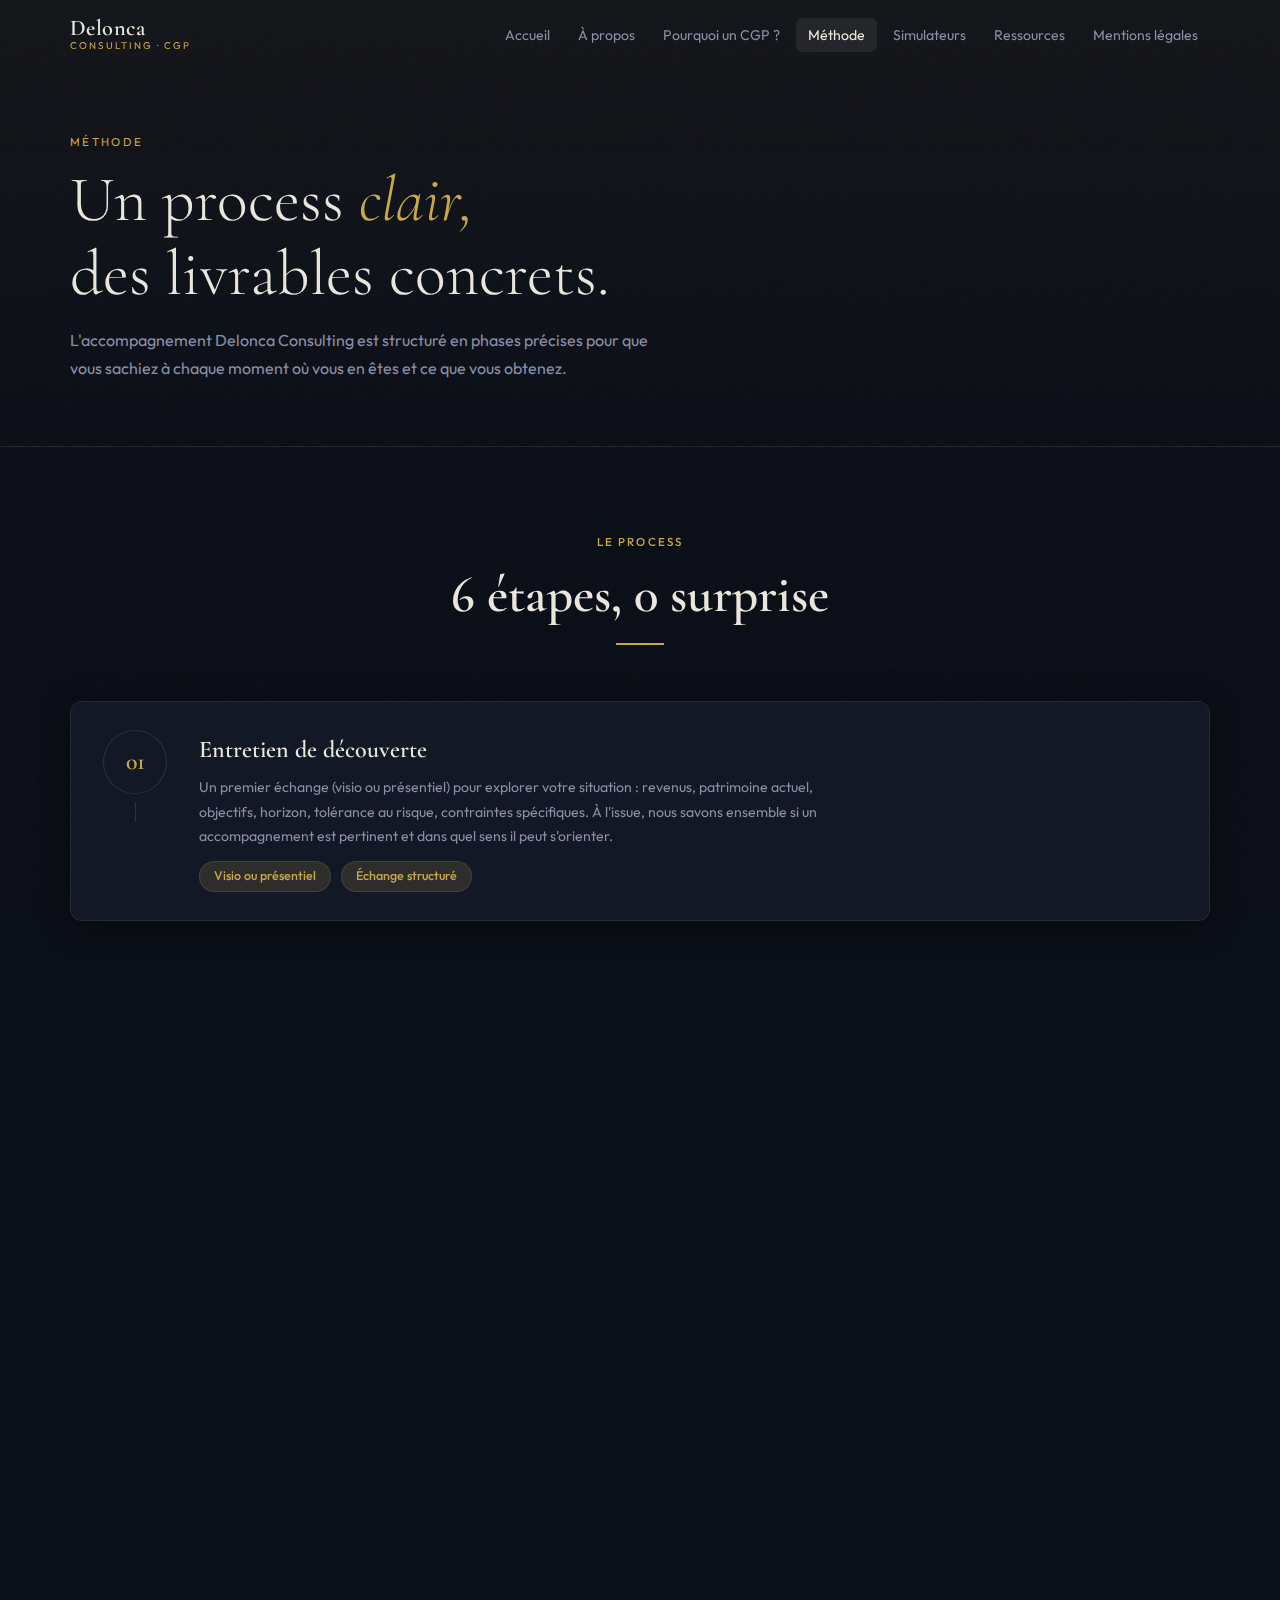
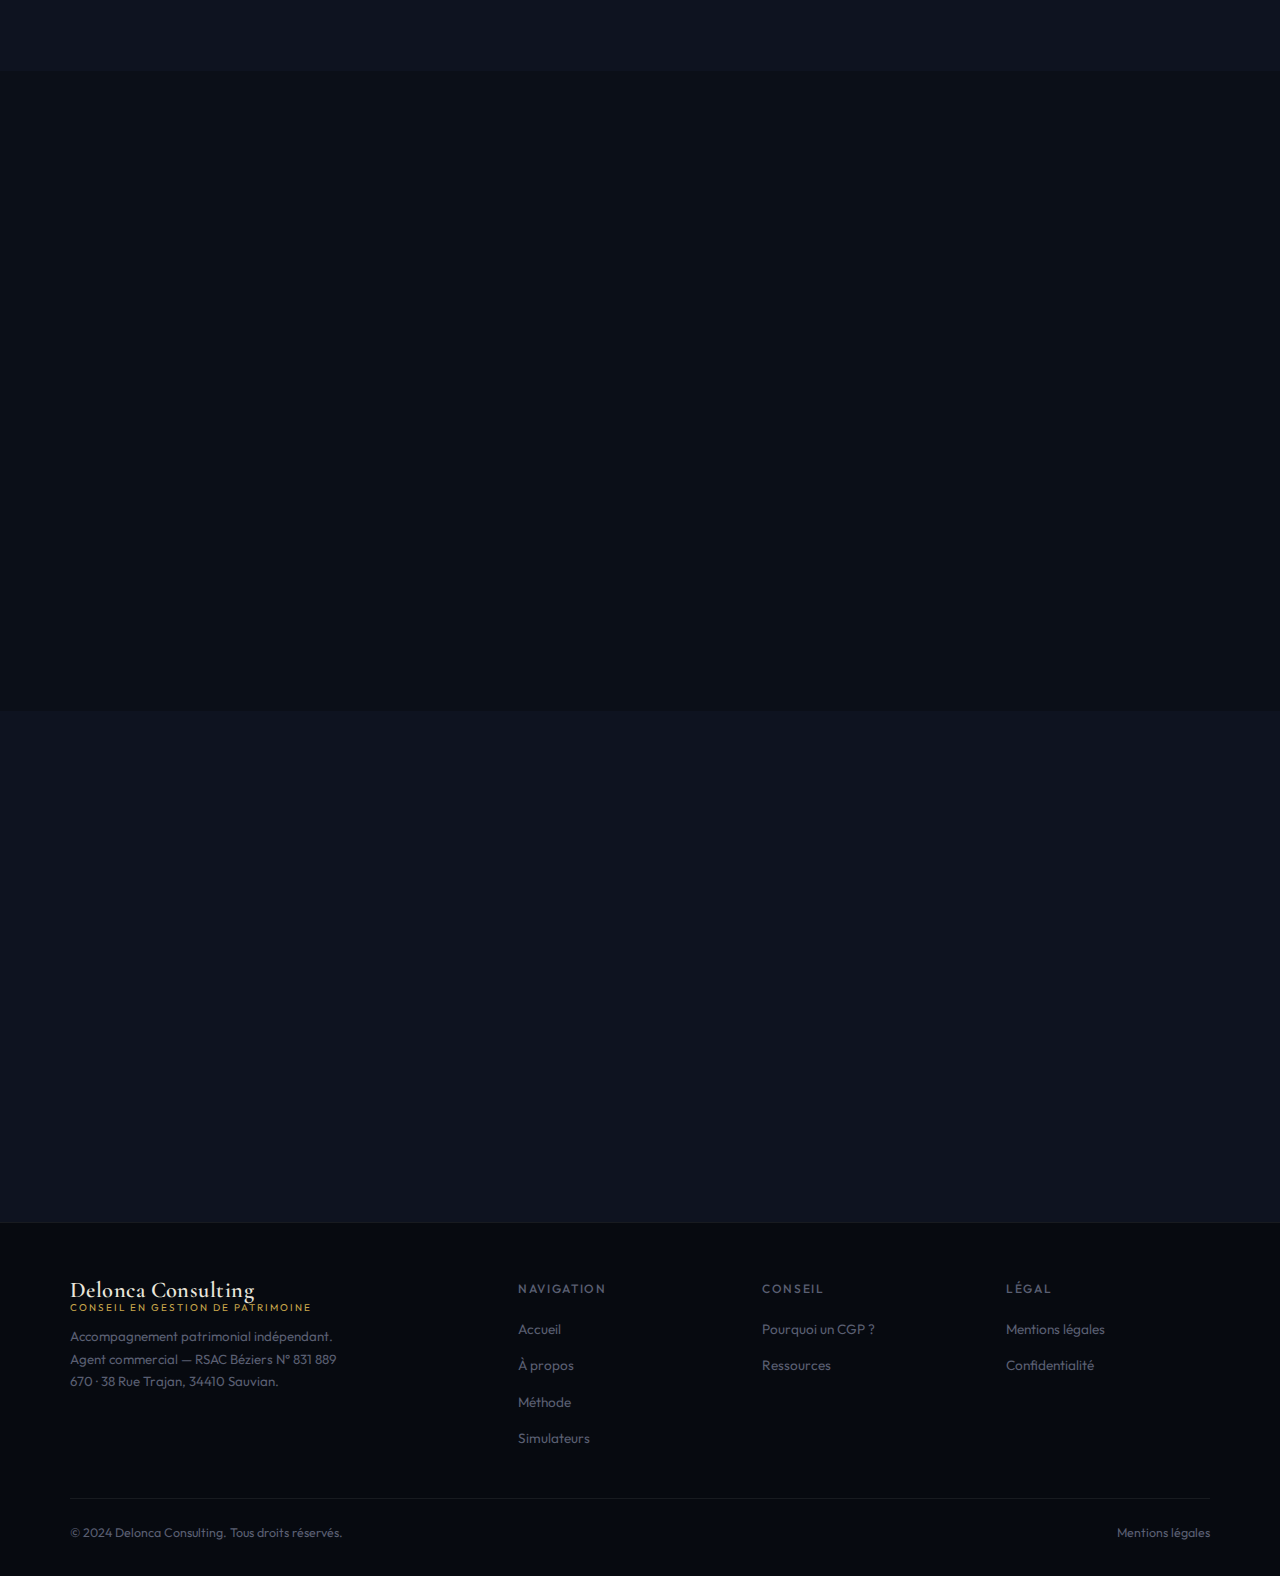
<file: methode.html>
<!DOCTYPE html>
<html lang="fr">
<head>
  <meta charset="UTF-8">
  <meta name="viewport" content="width=device-width, initial-scale=1.0">
  <title>Méthode d'accompagnement — Delonca Consulting</title>
  <meta name="description" content="Comment se déroule un accompagnement patrimonial avec Delonca Consulting ? Process, livrables et FAQ.">
  <link rel="preconnect" href="https://fonts.googleapis.com">
  <link rel="preconnect" href="https://fonts.gstatic.com" crossorigin>
  <link href="https://fonts.googleapis.com/css2?family=Cormorant+Garamond:ital,wght@0,300;0,400;0,600;0,700;1,300;1,400&family=Outfit:wght@300;400;500;600&display=swap" rel="stylesheet">
  <link rel="stylesheet" href="styles.css">
</head>
<body>

<nav class="nav" id="main-nav" role="navigation" aria-label="Navigation principale">
  <div class="nav-inner">
    <a href="index.html" class="nav-logo" aria-label="Delonca Consulting — Accueil">
      <span class="nav-logo-main">Delonca</span>
      <span class="nav-logo-sub">Consulting · CGP</span>
    </a>
    <ul class="nav-links" role="list">
      <li><a href="index.html" class="nav-link">Accueil</a></li>
      <li><a href="a-propos.html" class="nav-link">À propos</a></li>
      <li><a href="pourquoi-cgp.html" class="nav-link">Pourquoi un CGP ?</a></li>
      <li><a href="methode.html" class="nav-link active">Méthode</a></li>
      <li><a href="simulateurs.html" class="nav-link">Simulateurs</a></li>
      <li><a href="ressources.html" class="nav-link">Ressources</a></li>
      <li><a href="contact.html" class="nav-link">Mentions légales</a></li>
    </ul>
    <button class="nav-burger" id="nav-burger" aria-label="Menu" aria-expanded="false">
      <span></span><span></span><span></span>
    </button>
  </div>
</nav>
<div class="nav-mobile" id="nav-mobile" role="dialog" aria-label="Menu mobile">
  <a href="index.html">Accueil</a>
  <a href="a-propos.html">À propos</a>
  <a href="pourquoi-cgp.html">Pourquoi un CGP ?</a>
  <a href="methode.html">Méthode</a>
  <a href="simulateurs.html">Simulateurs</a>
  <a href="ressources.html">Ressources</a>
  <a href="contact.html">Mentions légales</a>
</div>

<!-- ── PAGE HERO ── -->
<section class="page-hero" aria-label="Méthode">
  <div class="container">
    <span class="page-hero-tag">Méthode</span>
    <h1>Un process <em>clair,</em><br>des livrables concrets.</h1>
    <p>L'accompagnement Delonca Consulting est structuré en phases précises pour que vous sachiez à chaque moment où vous en êtes et ce que vous obtenez.</p>
  </div>
</section>

<!-- ── ÉTAPES DÉTAILLÉES ── -->
<section class="section" aria-label="Étapes de la méthode">
  <div class="container">
    <div class="text-center reveal">
      <span class="section-tag">Le process</span>
      <h2 class="section-title">6 étapes, 0 surprise</h2>
      <div class="gold-line"></div>
    </div>
    <div style="margin-top:56px;display:flex;flex-direction:column;gap:20px;" role="list">

      <div class="card reveal reveal-1" style="display:grid;grid-template-columns:72px 1fr;gap:28px;align-items:start;" role="listitem">
        <div style="display:flex;flex-direction:column;align-items:center;gap:8px;">
          <div class="step-num" style="margin:0;">01</div>
          <div style="width:1px;flex:1;min-height:20px;background:var(--border);"></div>
        </div>
        <div>
          <h3 style="font-family:var(--font-display);font-size:1.5rem;font-weight:600;color:var(--text-primary);margin-bottom:6px;">Entretien de découverte</h3>
          <p style="font-size:0.88rem;color:var(--text-muted);line-height:1.75;max-width:620px;">Un premier échange (visio ou présentiel) pour explorer votre situation : revenus, patrimoine actuel, objectifs, horizon, tolérance au risque, contraintes spécifiques. À l'issue, nous savons ensemble si un accompagnement est pertinent et dans quel sens il peut s'orienter.</p>
          <div style="margin-top:12px;display:flex;gap:10px;flex-wrap:wrap;">
            <span class="tag">Visio ou présentiel</span>
            <span class="tag">Échange structuré</span>
          </div>
        </div>
      </div>

      <div class="card reveal reveal-2" style="display:grid;grid-template-columns:72px 1fr;gap:28px;align-items:start;" role="listitem">
        <div style="display:flex;flex-direction:column;align-items:center;gap:8px;">
          <div class="step-num" style="margin:0;">02</div>
          <div style="width:1px;flex:1;min-height:20px;background:var(--border);"></div>
        </div>
        <div>
          <h3 style="font-family:var(--font-display);font-size:1.5rem;font-weight:600;color:var(--text-primary);margin-bottom:6px;">Collecte & analyse du dossier</h3>
          <p style="font-size:0.88rem;color:var(--text-muted);line-height:1.75;max-width:620px;">Vous transmettez les documents nécessaires via un espace sécurisé : avis d'imposition, contrats d'assurance-vie, relevés de compte, titre de propriété, bulletins de salaire. Je réalise un bilan patrimonial exhaustif : actif / passif, flux, fiscalité effective, exposition au risque réelle.</p>
          <div style="margin-top:12px;display:flex;gap:10px;flex-wrap:wrap;">
            <span class="tag">Bilan patrimonial</span>
            <span class="tag">Analyse fiscale</span>
            <span class="tag">Espace sécurisé</span>
          </div>
        </div>
      </div>

      <div class="card reveal reveal-3" style="display:grid;grid-template-columns:72px 1fr;gap:28px;align-items:start;" role="listitem">
        <div style="display:flex;flex-direction:column;align-items:center;gap:8px;">
          <div class="step-num" style="margin:0;">03</div>
          <div style="width:1px;flex:1;min-height:20px;background:var(--border);"></div>
        </div>
        <div>
          <h3 style="font-family:var(--font-display);font-size:1.5rem;font-weight:600;color:var(--text-primary);margin-bottom:6px;">Modélisation & scénarios</h3>
          <p style="font-size:0.88rem;color:var(--text-muted);line-height:1.75;max-width:620px;">Sur la base du bilan, je modélise 2 à 3 scénarios patrimoniaux : statu quo, optimisation minimale, stratégie optimale. Chaque scénario est accompagné de projections chiffrées sur votre horizon. Les hypothèses sont transparentes et discutées avec vous.</p>
          <div style="margin-top:12px;display:flex;gap:10px;flex-wrap:wrap;">
            <span class="tag">Projections chiffrées</span>
            <span class="tag">Multi-scénarios</span>
            <span class="tag">Hypothèses explicitées</span>
          </div>
        </div>
      </div>

      <div class="card reveal reveal-1" style="display:grid;grid-template-columns:72px 1fr;gap:28px;align-items:start;" role="listitem">
        <div style="display:flex;flex-direction:column;align-items:center;gap:8px;">
          <div class="step-num" style="margin:0;">04</div>
          <div style="width:1px;flex:1;min-height:20px;background:var(--border);"></div>
        </div>
        <div>
          <h3 style="font-family:var(--font-display);font-size:1.5rem;font-weight:600;color:var(--text-primary);margin-bottom:6px;">Rapport de préconisations écrit</h3>
          <p style="font-size:0.88rem;color:var(--text-muted);line-height:1.75;max-width:620px;">Vous recevez un document structuré : bilan complet, diagnostic, allocation cible recommandée, plan d'action priorisé, produits conseillés avec justification, fiscalité anticipée. Ce rapport est réglementaire (DDA) et vous appartient entièrement.</p>
          <div style="margin-top:12px;display:flex;gap:10px;flex-wrap:wrap;">
            <span class="tag">Document écrit</span>
            <span class="tag">Conforme DDA</span>
            <span class="tag">Plan d'action priorisé</span>
          </div>
        </div>
      </div>

      <div class="card reveal reveal-2" style="display:grid;grid-template-columns:72px 1fr;gap:28px;align-items:start;" role="listitem">
        <div style="display:flex;flex-direction:column;align-items:center;gap:8px;">
          <div class="step-num" style="margin:0;">05</div>
          <div style="width:1px;flex:1;min-height:20px;background:var(--border);"></div>
        </div>
        <div>
          <h3 style="font-family:var(--font-display);font-size:1.5rem;font-weight:600;color:var(--text-primary);margin-bottom:6px;">Mise en œuvre accompagnée</h3>
          <p style="font-size:0.88rem;color:var(--text-muted);line-height:1.75;max-width:620px;">J'accompagne la mise en place : ouverture des enveloppes, choix des supports, coordination avec les établissements. Vous ne gérez pas la relation administrative seul. Pour les dossiers complexes (immobilier, transmission), je coordonne avec les professionnels du droit nécessaires.</p>
          <div style="margin-top:12px;display:flex;gap:10px;flex-wrap:wrap;">
            <span class="tag">Mise en place concrète</span>
            <span class="tag">Coordination experts</span>
            <span class="tag">Suivi administratif</span>
          </div>
        </div>
      </div>

      <div class="card reveal reveal-3" style="display:grid;grid-template-columns:72px 1fr;gap:28px;align-items:start;" role="listitem">
        <div style="display:flex;flex-direction:column;align-items:center;gap:8px;">
          <div class="step-num" style="margin:0;">06</div>
        </div>
        <div>
          <h3 style="font-family:var(--font-display);font-size:1.5rem;font-weight:600;color:var(--text-primary);margin-bottom:6px;">Suivi annuel & ajustements</h3>
          <p style="font-size:0.88rem;color:var(--text-muted);line-height:1.75;max-width:620px;">Chaque année : revue des performances, rebalancing si nécessaire, prise en compte des événements de vie (naissance, promotion, divorce, héritage), anticipation des fenêtres fiscales. Le suivi est inclus dans la formule annuelle. Disponibilité ad hoc entre les rendez-vous annuels.</p>
          <div style="margin-top:12px;display:flex;gap:10px;flex-wrap:wrap;">
            <span class="tag">Revue annuelle</span>
            <span class="tag">Rebalancing</span>
            <span class="tag">Disponibilité ad hoc</span>
          </div>
        </div>
      </div>
    </div>
  </div>
</section>

<!-- ── CE QUE VOUS OBTENEZ ── -->
<section class="section section--alt" aria-label="Livrables">
  <div class="container">
    <div class="text-center reveal">
      <span class="section-tag">Livrables</span>
      <h2 class="section-title">Ce que vous obtenez concrètement</h2>
      <div class="gold-line"></div>
    </div>
    <div style="max-width:720px;margin:48px auto 0;">
      <ul class="deliverable-list" role="list">
        <li class="deliverable-item reveal reveal-1" role="listitem">
          <div class="deliverable-icon" aria-hidden="true">📊</div>
          <div>
            <div class="deliverable-title">Bilan patrimonial complet</div>
            <div class="deliverable-desc">Photographie exhaustive de votre situation : actifs, dettes, flux, fiscalité réelle, exposition au risque. Le point de départ de toute décision éclairée.</div>
          </div>
        </li>
        <li class="deliverable-item reveal reveal-2" role="listitem">
          <div class="deliverable-icon" aria-hidden="true">🎯</div>
          <div>
            <div class="deliverable-title">Allocation cible personnalisée</div>
            <div class="deliverable-desc">La répartition recommandée entre classes d'actifs (immobilier, actions, obligations, actifs alternatifs) adaptée à votre profil et vos objectifs.</div>
          </div>
        </li>
        <li class="deliverable-item reveal reveal-3" role="listitem">
          <div class="deliverable-icon" aria-hidden="true">📋</div>
          <div>
            <div class="deliverable-title">Plan d'action priorisé</div>
            <div class="deliverable-desc">Une liste d'actions concrètes, ordonnées par impact et urgence. Rien de vague : chaque action est définie, chiffrée et attribuée à une responsabilité.</div>
          </div>
        </li>
        <li class="deliverable-item reveal reveal-1" role="listitem">
          <div class="deliverable-icon" aria-hidden="true">📈</div>
          <div>
            <div class="deliverable-title">Projections sur votre horizon</div>
            <div class="deliverable-desc">Simulation de l'évolution de votre patrimoine selon 2 ou 3 scénarios (prudent, central, optimiste) sur votre horizon temporel défini.</div>
          </div>
        </li>
        <li class="deliverable-item reveal reveal-2" role="listitem">
          <div class="deliverable-icon" aria-hidden="true">🔄</div>
          <div>
            <div class="deliverable-title">Suivi annuel structuré</div>
            <div class="deliverable-desc">Rendez-vous de revue annuelle, rebalancing, adaptation aux événements de vie et aux évolutions réglementaires/fiscales. Votre patrimoine évolue, votre stratégie aussi.</div>
          </div>
        </li>
        <li class="deliverable-item reveal reveal-3" role="listitem">
          <div class="deliverable-icon" aria-hidden="true">📞</div>
          <div>
            <div class="deliverable-title">Disponibilité entre les rendez-vous</div>
            <div class="deliverable-desc">Accès par email ou visio pour toute question urgente entre deux rendez-vous annuels. Vous n'êtes jamais seul face à une décision importante.</div>
          </div>
        </li>
      </ul>
    </div>
  </div>
</section>

<!-- ── FAQ ── -->
<section class="section" aria-label="Questions fréquentes">
  <div class="container">
    <div class="text-center reveal">
      <span class="section-tag">FAQ</span>
      <h2 class="section-title">Questions fréquentes</h2>
      <div class="gold-line"></div>
    </div>
    <div style="max-width:720px;margin:48px auto 0;" role="list">

      <div class="faq-item reveal" role="listitem">
        <button class="faq-question" aria-expanded="false" aria-controls="faq-1">
          Combien coûte un accompagnement patrimonial ?
          <span class="faq-icon" aria-hidden="true">+</span>
        </button>
        <div class="faq-answer" id="faq-1">
          <div class="faq-answer-inner">
            La mission (bilan, rapport, mise en œuvre) est facturée par honoraires transparents, définis en amont selon la complexité du dossier. Aucune rémunération cachée sur les produits conseillés. Une grille tarifaire détaillée vous est communiquée avant toute décision.
          </div>
        </div>
      </div>

      <div class="faq-item reveal" role="listitem">
        <button class="faq-question" aria-expanded="false" aria-controls="faq-2">
          Faut-il avoir beaucoup de patrimoine pour faire appel à un CGP ?
          <span class="faq-icon" aria-hidden="true">+</span>
        </button>
        <div class="faq-answer" id="faq-2">
          <div class="faq-answer-inner">
            Non. Le conseil patrimonial est utile dès lors que vous avez des revenus réguliers et un projet (retraite, investissement, protection de la famille). Un cadre de 32 ans avec 1 000 € d'épargne mensuelle a tout autant intérêt à structurer son approche qu'un chef d'entreprise avec 2 M€ de patrimoine. L'enjeu est l'horizon et les habitudes, pas le solde actuel.
          </div>
        </div>
      </div>

      <div class="faq-item reveal" role="listitem">
        <button class="faq-question" aria-expanded="false" aria-controls="faq-3">
          Êtes-vous vraiment indépendant ? Comment êtes-vous rémunéré ?
          <span class="faq-icon" aria-hidden="true">+</span>
        </button>
        <div class="faq-answer" id="faq-3">
          <div class="faq-answer-inner">
            J'exerce en qualité d'agent commercial, enregistré au RSAC de Béziers (N° 831 889 670). Je suis rémunéré exclusivement par honoraires facturés directement à mes clients. Je refuse les rétrocommissions sur les produits conseillés : mon intérêt financier n'est jamais lié au produit que vous souscrivez.
          </div>
        </div>
      </div>

      <div class="faq-item reveal" role="listitem">
        <button class="faq-question" aria-expanded="false" aria-controls="faq-4">
          Travaillez-vous à distance ou uniquement en présentiel ?
          <span class="faq-icon" aria-hidden="true">+</span>
        </button>
        <div class="faq-answer" id="faq-4">
          <div class="faq-answer-inner">
            Les deux. J'accompagne des clients dans toute la France principalement en visioconférence (Zoom, Teams). Pour les dossiers complexes ou les clients basés en région, des déplacements ponctuels peuvent être organisés. La distance n'est pas un obstacle à un accompagnement de qualité.
          </div>
        </div>
      </div>

      <div class="faq-item reveal" role="listitem">
        <button class="faq-question" aria-expanded="false" aria-controls="faq-5">
          Quelle est la durée d'une mission complète ?
          <span class="faq-icon" aria-hidden="true">+</span>
        </button>
        <div class="faq-answer" id="faq-5">
          <div class="faq-answer-inner">
            Entre le premier entretien et la remise du rapport de préconisations, comptez en général 3 à 6 semaines selon la complexité du dossier. La mise en œuvre s'étale ensuite sur 1 à 3 mois en fonction des enveloppes à ouvrir et des produits à souscrire. Le suivi annuel commence dès la première année suivant la mise en place.
          </div>
        </div>
      </div>
    </div>
  </div>
</section>

<!-- ── CTA ── -->
<section class="section section--alt" aria-label="En savoir plus">
  <div class="container">
    <div class="cta-section reveal">
      <h2>Des outils pédagogiques pour mieux comprendre.</h2>
      <p>Découvrez les simulateurs mis à disposition pour illustrer les grands principes de la gestion patrimoniale.</p>
      <div class="cta-btns">
        <a href="simulateurs.html" class="btn btn-primary">Tester les simulateurs →</a>
        <a href="ressources.html" class="btn btn-ghost">Lire les ressources →</a>
      </div>
    </div>
  </div>
</section>

<footer role="contentinfo">
  <div class="container">
    <div class="footer-grid">
      <div class="footer-brand">
        <a href="index.html" class="nav-logo">
          <span class="nav-logo-main">Delonca Consulting</span>
          <span class="nav-logo-sub">Conseil en Gestion de Patrimoine</span>
        </a>
        <p>Accompagnement patrimonial indépendant. Agent commercial — RSAC Béziers N° 831 889 670 · 38 Rue Trajan, 34410 Sauvian.</p>
      </div>
      <div class="footer-col">
        <h4>Navigation</h4>
        <ul>
          <li><a href="index.html">Accueil</a></li>
          <li><a href="a-propos.html">À propos</a></li>
          <li><a href="methode.html">Méthode</a></li>
          <li><a href="simulateurs.html">Simulateurs</a></li>
        </ul>
      </div>
      <div class="footer-col">
        <h4>Conseil</h4>
        <ul>
          <li><a href="pourquoi-cgp.html">Pourquoi un CGP ?</a></li>
          <li><a href="ressources.html">Ressources</a></li>
        </ul>
      </div>
      <div class="footer-col">
        <h4>Légal</h4>
        <ul>
          <li><a href="contact.html#mentions">Mentions légales</a></li>
          <li><a href="contact.html#mentions">Confidentialité</a></li>
        </ul>
      </div>
    </div>
    <div class="footer-bottom">
      <p>© 2024 Delonca Consulting. Tous droits réservés.</p>
      <div class="footer-legal"><a href="contact.html#mentions">Mentions légales</a></div>
    </div>
  </div>
</footer>

<script src="app.js" defer></script>
</body>
</html>
</file>
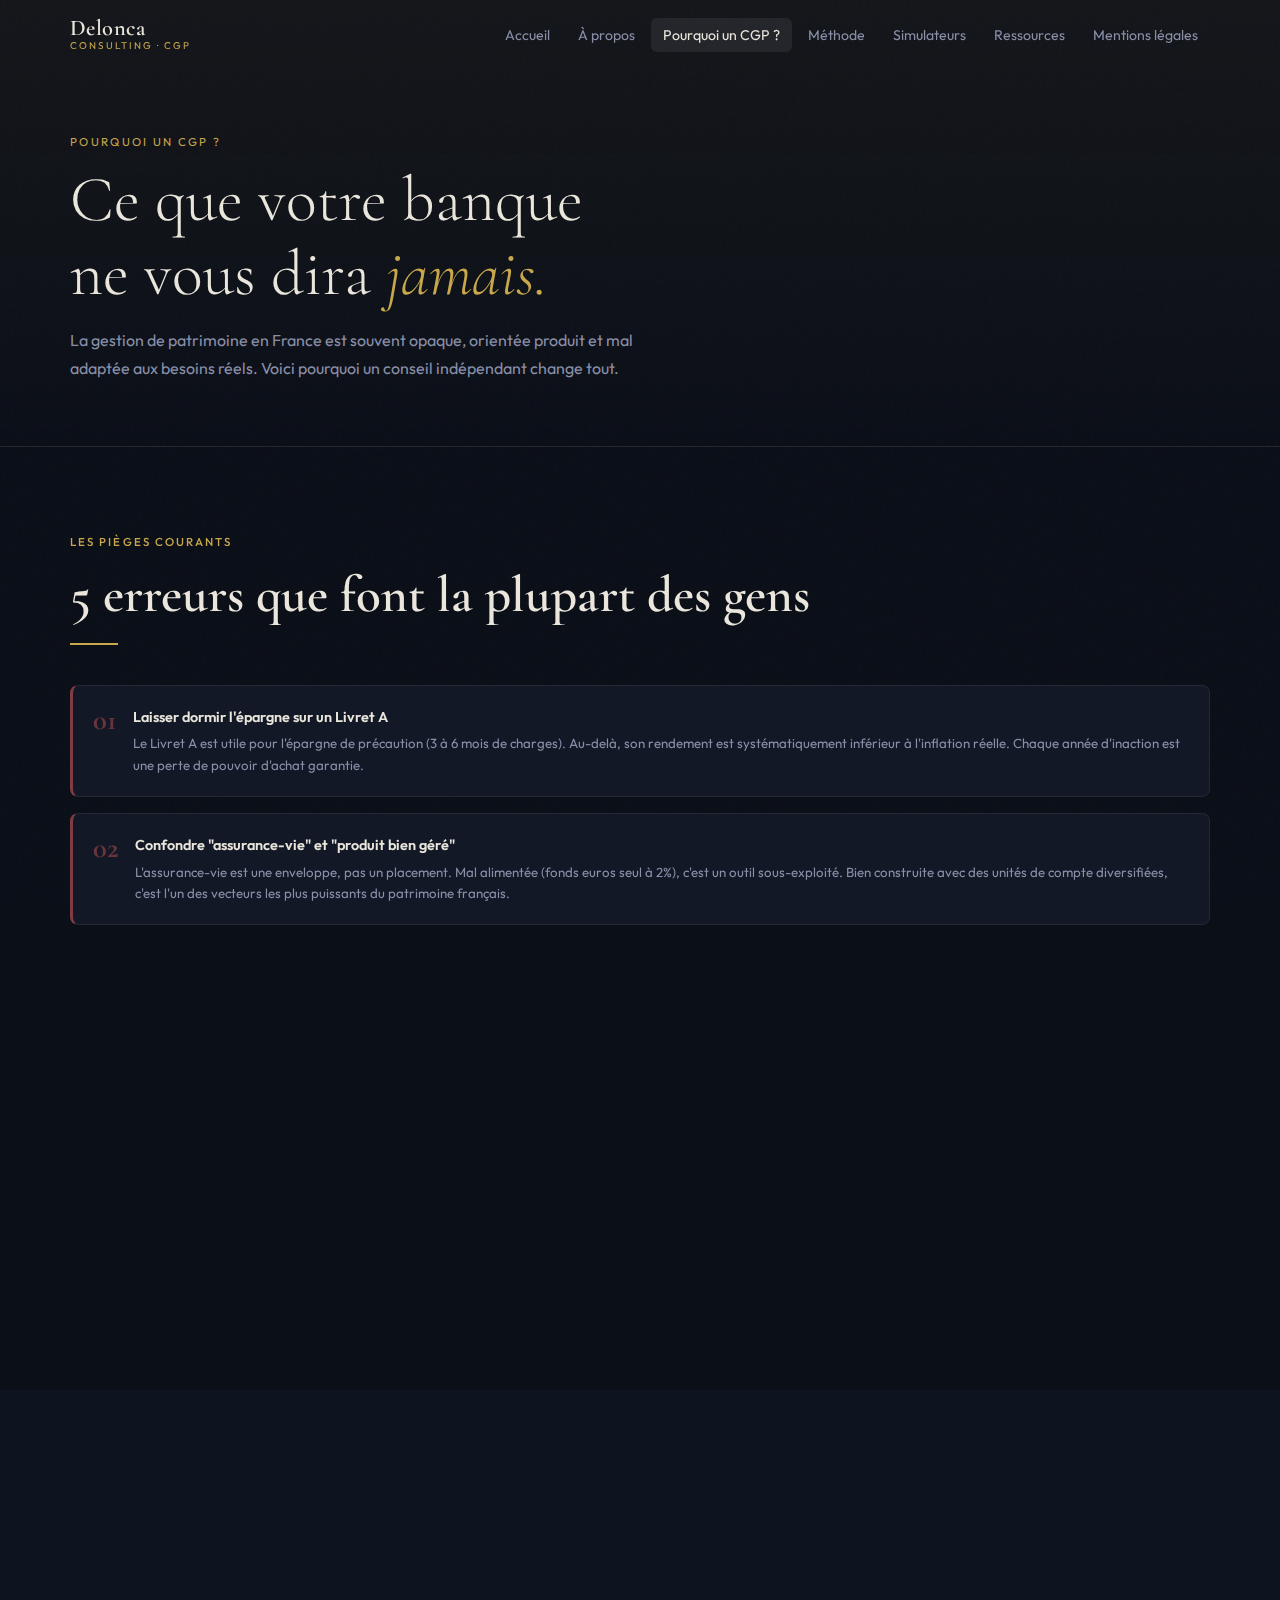
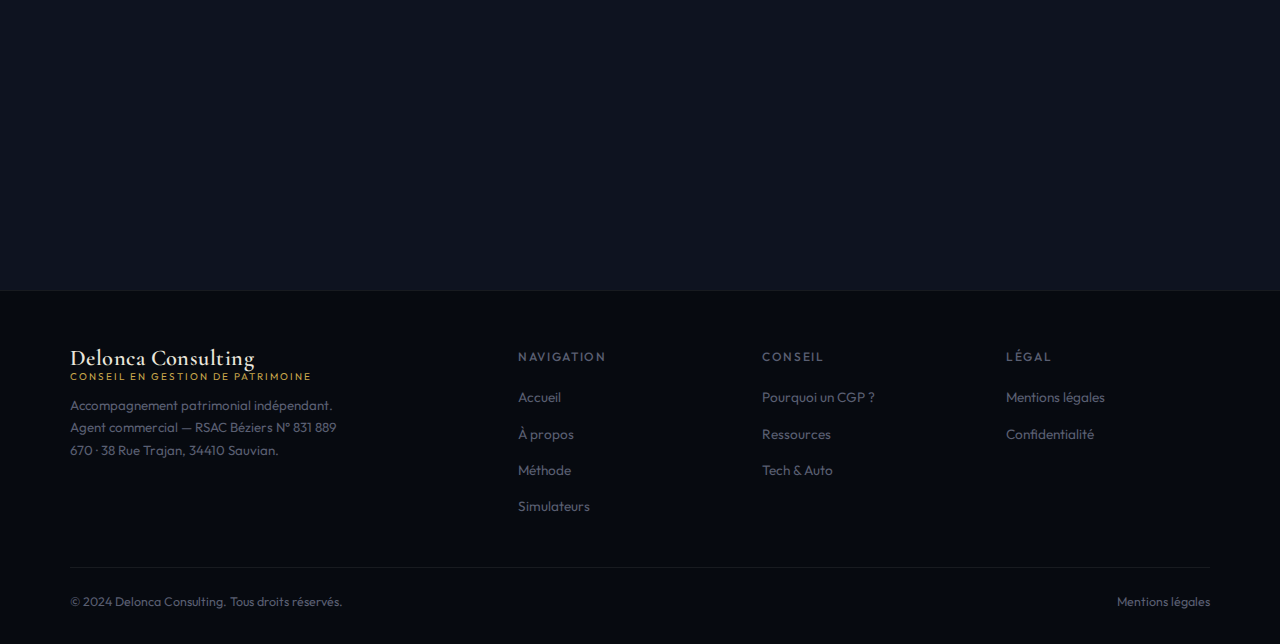
<file: pourquoi-cgp.html>
<!DOCTYPE html>
<html lang="fr">
<head>
  <meta charset="UTF-8">
  <meta name="viewport" content="width=device-width, initial-scale=1.0">
  <title>Pourquoi un CGP ? — Delonca Consulting</title>
  <meta name="description" content="Les erreurs fréquentes en gestion patrimoniale, ce qu'un CGP apporte vraiment, et les cas d'usage concrets.">
  <link rel="preconnect" href="https://fonts.googleapis.com">
  <link rel="preconnect" href="https://fonts.gstatic.com" crossorigin>
  <link href="https://fonts.googleapis.com/css2?family=Cormorant+Garamond:ital,wght@0,300;0,400;0,600;0,700;1,300;1,400&family=Outfit:wght@300;400;500;600&display=swap" rel="stylesheet">
  <link rel="stylesheet" href="styles.css">
</head>
<body>

<nav class="nav" id="main-nav" role="navigation" aria-label="Navigation principale">
  <div class="nav-inner">
    <a href="index.html" class="nav-logo" aria-label="Delonca Consulting — Accueil">
      <span class="nav-logo-main">Delonca</span>
      <span class="nav-logo-sub">Consulting · CGP</span>
    </a>
    <ul class="nav-links" role="list">
      <li><a href="index.html" class="nav-link">Accueil</a></li>
      <li><a href="a-propos.html" class="nav-link">À propos</a></li>
      <li><a href="pourquoi-cgp.html" class="nav-link active">Pourquoi un CGP ?</a></li>
      <li><a href="methode.html" class="nav-link">Méthode</a></li>
      <li><a href="simulateurs.html" class="nav-link">Simulateurs</a></li>
      <li><a href="ressources.html" class="nav-link">Ressources</a></li>
      <li><a href="contact.html" class="nav-link">Mentions légales</a></li>
    </ul>
    <button class="nav-burger" id="nav-burger" aria-label="Menu" aria-expanded="false">
      <span></span><span></span><span></span>
    </button>
  </div>
</nav>
<div class="nav-mobile" id="nav-mobile" role="dialog" aria-label="Menu mobile">
  <a href="index.html">Accueil</a>
  <a href="a-propos.html">À propos</a>
  <a href="pourquoi-cgp.html">Pourquoi un CGP ?</a>
  <a href="methode.html">Méthode</a>
  <a href="simulateurs.html">Simulateurs</a>
  <a href="ressources.html">Ressources</a>
  <a href="services-tech.html">Tech & Automatisation</a>
  <a href="contact.html">Mentions légales</a>
</div>

<!-- ── PAGE HERO ── -->
<section class="page-hero" aria-label="Pourquoi un CGP">
  <div class="container">
    <span class="page-hero-tag">Pourquoi un CGP ?</span>
    <h1>Ce que votre banque<br>ne vous dira <em>jamais.</em></h1>
    <p>La gestion de patrimoine en France est souvent opaque, orientée produit et mal adaptée aux besoins réels. Voici pourquoi un conseil indépendant change tout.</p>
  </div>
</section>

<!-- ── ERREURS FRÉQUENTES ── -->
<section class="section" aria-label="Erreurs fréquentes">
  <div class="container">
    <div class="reveal">
      <span class="section-tag">Les pièges courants</span>
      <h2 class="section-title">5 erreurs que font la plupart des gens</h2>
      <div class="gold-line"></div>
    </div>
    <div class="error-list" style="margin-top:40px;" role="list">
      <div class="error-item reveal reveal-1" role="listitem">
        <div class="error-num" aria-hidden="true">01</div>
        <div>
          <div class="error-title">Laisser dormir l'épargne sur un Livret A</div>
          <div class="error-desc">Le Livret A est utile pour l'épargne de précaution (3 à 6 mois de charges). Au-delà, son rendement est systématiquement inférieur à l'inflation réelle. Chaque année d'inaction est une perte de pouvoir d'achat garantie.</div>
        </div>
      </div>
      <div class="error-item reveal reveal-2" role="listitem">
        <div class="error-num" aria-hidden="true">02</div>
        <div>
          <div class="error-title">Confondre "assurance-vie" et "produit bien géré"</div>
          <div class="error-desc">L'assurance-vie est une enveloppe, pas un placement. Mal alimentée (fonds euros seul à 2%), c'est un outil sous-exploité. Bien construite avec des unités de compte diversifiées, c'est l'un des vecteurs les plus puissants du patrimoine français.</div>
        </div>
      </div>
      <div class="error-item reveal reveal-3" role="listitem">
        <div class="error-num" aria-hidden="true">03</div>
        <div>
          <div class="error-title">Investir sans stratégie d'allocation globale</div>
          <div class="error-desc">Acheter un appartement locatif, une SCPI, des ETF et un PER sans coordination, c'est additionner des actifs sans stratégie. Le patrimoine doit être pensé comme un tout cohérent, avec une allocation cible en fonction de votre horizon et de vos objectifs.</div>
        </div>
      </div>
      <div class="error-item reveal reveal-1" role="listitem">
        <div class="error-num" aria-hidden="true">04</div>
        <div>
          <div class="error-title">Ignorer l'impact fiscal de chaque décision</div>
          <div class="error-desc">Le rachat d'une assurance-vie, la cession d'un bien locatif, un versement sur un PER en fin d'année : chaque opération a des conséquences fiscales qui peuvent être anticipées et optimisées — ou ignorées, et coûter des milliers d'euros.</div>
        </div>
      </div>
      <div class="error-item reveal reveal-2" role="listitem">
        <div class="error-num" aria-hidden="true">05</div>
        <div>
          <div class="error-title">Attendre d'"avoir assez" pour commencer</div>
          <div class="error-desc">L'effet des intérêts composés est exponentiel, pas linéaire. Commencer avec 200 €/mois à 30 ans produit un capital nettement supérieur à commencer avec 500 €/mois à 40 ans, à rendement égal. Le temps est la ressource la plus précieuse en gestion patrimoniale.</div>
        </div>
      </div>
    </div>
  </div>
</section>

<!-- ── COMPARATIF SEUL vs CGP ── -->
<section class="section section--alt" aria-label="Comparatif seul vs avec CGP">
  <div class="container">
    <div class="text-center reveal">
      <span class="section-tag">Comparatif</span>
      <h2 class="section-title">Seul <em>vs</em> Avec un CGP indépendant</h2>
      <div class="gold-line"></div>
    </div>
    <div style="margin-top:40px;overflow-x:auto;" class="reveal">
      <table class="compare-table" aria-label="Comparatif seul vs avec un CGP">
        <thead>
          <tr>
            <th>Critère</th>
            <th>Sans CGP / Banque traditionnelle</th>
            <th>Avec Delonca Consulting</th>
          </tr>
        </thead>
        <tbody>
          <tr>
            <td>Objectivité du conseil</td>
            <td class="cross">Orienté produits maison</td>
            <td class="check">✓ Conseil indépendant, rémunéré par honoraires</td>
          </tr>
          <tr>
            <td>Vision globale</td>
            <td class="cross">Compartimentée par produit</td>
            <td class="check">✓ Bilan patrimonial complet et coordonné</td>
          </tr>
          <tr>
            <td>Optimisation fiscale</td>
            <td class="cross">Marginale ou absente</td>
            <td class="check">✓ Intégrée à chaque recommandation</td>
          </tr>
          <tr>
            <td>Suivi dans la durée</td>
            <td class="cross">Ponctuel, sur sollicitation</td>
            <td class="check">✓ Revue annuelle structurée incluse</td>
          </tr>
          <tr>
            <td>Pédagogie & transparence</td>
            <td class="cross">Limitée, jargon opaque</td>
            <td class="check">✓ Chaque décision expliquée et documentée</td>
          </tr>
          <tr>
            <td>Accès aux produits</td>
            <td class="cross">Limité à l'offre maison</td>
            <td class="check">✓ Open architecture (marché ouvert)</td>
          </tr>
          <tr>
            <td>Coordination avec notaire/comptable</td>
            <td class="cross">Rarement</td>
            <td class="check">✓ Systématique sur les dossiers complexes</td>
          </tr>
          <tr>
            <td>Frais cachés</td>
            <td class="cross">Fréquents (rétrocommissions)</td>
            <td class="check">✓ Tarification transparente par honoraires</td>
          </tr>
        </tbody>
      </table>
    </div>
  </div>
</section>

<!-- ── CAS D'USAGE / SCÉNARIOS ── -->
<section class="section" aria-label="Cas d'usage">
  <div class="container">
    <div class="text-center reveal">
      <span class="section-tag">Cas d'usage concrets</span>
      <h2 class="section-title">À qui s'adresse ce conseil ?</h2>
      <div class="gold-line"></div>
    </div>
    <div class="grid-3" style="margin-top:48px;">

      <div class="scenario-card reveal reveal-1">
        <div class="scenario-category">Retraite & Long terme</div>
        <div class="scenario-title">Préparer sa retraite à 45 ans</div>
        <div class="scenario-desc">
          Cadre de 45 ans avec 3 000 €/mois de revenus disponibles, une assurance-vie dormante, un PER jamais optimisé et un bien locatif mal structuré fiscalement.
        </div>
        <ul class="scenario-items" aria-label="Actions réalisées">
          <li>Audit des enveloppes existantes et frais cachés identifiés</li>
          <li>Versements PER optimisés sur la tranche marginale à 41 %</li>
          <li>Réorientation de l'assurance-vie vers des UC diversifiées</li>
          <li>Simulation de la retraite complémentaire projetée</li>
          <li>Plan d'action sur 10 ans avec revues annuelles</li>
        </ul>
      </div>

      <div class="scenario-card reveal reveal-2">
        <div class="scenario-category">Famille & Patrimoine</div>
        <div class="scenario-title">Jeune famille avec premier achat</div>
        <div class="scenario-desc">
          Couple 35/33 ans, deux enfants, vient d'acquérir sa résidence principale. Veut commencer à investir mais ne sait pas par où commencer ni comment protéger sa famille.
        </div>
        <ul class="scenario-items">
          <li>Audit de la prévoyance (décès / invalidité) souvent négligée</li>
          <li>Ouverture d'un PEA et d'assurances-vie aux noms des enfants</li>
          <li>Stratégie d'épargne mensuelle avec enveloppes adaptées</li>
          <li>Optimisation de la clause bénéficiaire de l'assurance-vie</li>
          <li>Anticipation de la transmission (donation en pleine propriété)</li>
        </ul>
      </div>

      <div class="scenario-card reveal reveal-3">
        <div class="scenario-category">Investissement immobilier</div>
        <div class="scenario-title">Premier locatif dans 3 à 5 ans</div>
        <div class="scenario-desc">
          Professionnel de 38 ans souhaitant diversifier son patrimoine avec de l'immobilier locatif, mais ne sait pas si mieux vaut du physique, des SCPI ou un investissement en SCI.
        </div>
        <ul class="scenario-items">
          <li>Comparatif chiffré : locatif physique vs SCPI vs LMNP</li>
          <li>Analyse de la capacité d'emprunt et du cashflow estimatif</li>
          <li>Choix de la structure juridique et fiscale optimale</li>
          <li>Identification des zones et typologies les plus pertinentes</li>
          <li>Constitution du dossier de financement avec les partenaires</li>
        </ul>
      </div>
    </div>
  </div>
</section>

<!-- ── CTA ── -->
<section class="section section--alt" aria-label="En savoir plus">
  <div class="container">
    <div class="cta-section reveal">
      <h2>Comprendre la méthode d'accompagnement.</h2>
      <p>Découvrez comment se déroule un accompagnement patrimonial structuré, de l'analyse initiale à la mise en œuvre et au suivi.</p>
      <div class="cta-btns">
        <a href="methode.html" class="btn btn-primary">Découvrir la méthode →</a>
        <a href="simulateurs.html" class="btn btn-ghost">Tester les simulateurs →</a>
      </div>
    </div>
  </div>
</section>

<footer role="contentinfo">
  <div class="container">
    <div class="footer-grid">
      <div class="footer-brand">
        <a href="index.html" class="nav-logo">
          <span class="nav-logo-main">Delonca Consulting</span>
          <span class="nav-logo-sub">Conseil en Gestion de Patrimoine</span>
        </a>
        <p>Accompagnement patrimonial indépendant. Agent commercial — RSAC Béziers N° 831 889 670 · 38 Rue Trajan, 34410 Sauvian.</p>
      </div>
      <div class="footer-col">
        <h4>Navigation</h4>
        <ul>
          <li><a href="index.html">Accueil</a></li>
          <li><a href="a-propos.html">À propos</a></li>
          <li><a href="methode.html">Méthode</a></li>
          <li><a href="simulateurs.html">Simulateurs</a></li>
        </ul>
      </div>
      <div class="footer-col">
        <h4>Conseil</h4>
        <ul>
          <li><a href="pourquoi-cgp.html">Pourquoi un CGP ?</a></li>
          <li><a href="ressources.html">Ressources</a></li>
          <li><a href="services-tech.html">Tech & Auto</a></li>
        </ul>
      </div>
      <div class="footer-col">
        <h4>Légal</h4>
        <ul>
          <li><a href="contact.html#mentions">Mentions légales</a></li>
          <li><a href="contact.html#mentions">Confidentialité</a></li>
        </ul>
      </div>
    </div>
    <div class="footer-bottom">
      <p>© 2024 Delonca Consulting. Tous droits réservés.</p>
      <div class="footer-legal">
        <a href="contact.html#mentions">Mentions légales</a>
      </div>
    </div>
  </div>
</footer>

<script src="app.js" defer></script>
</body>
</html>
</file>
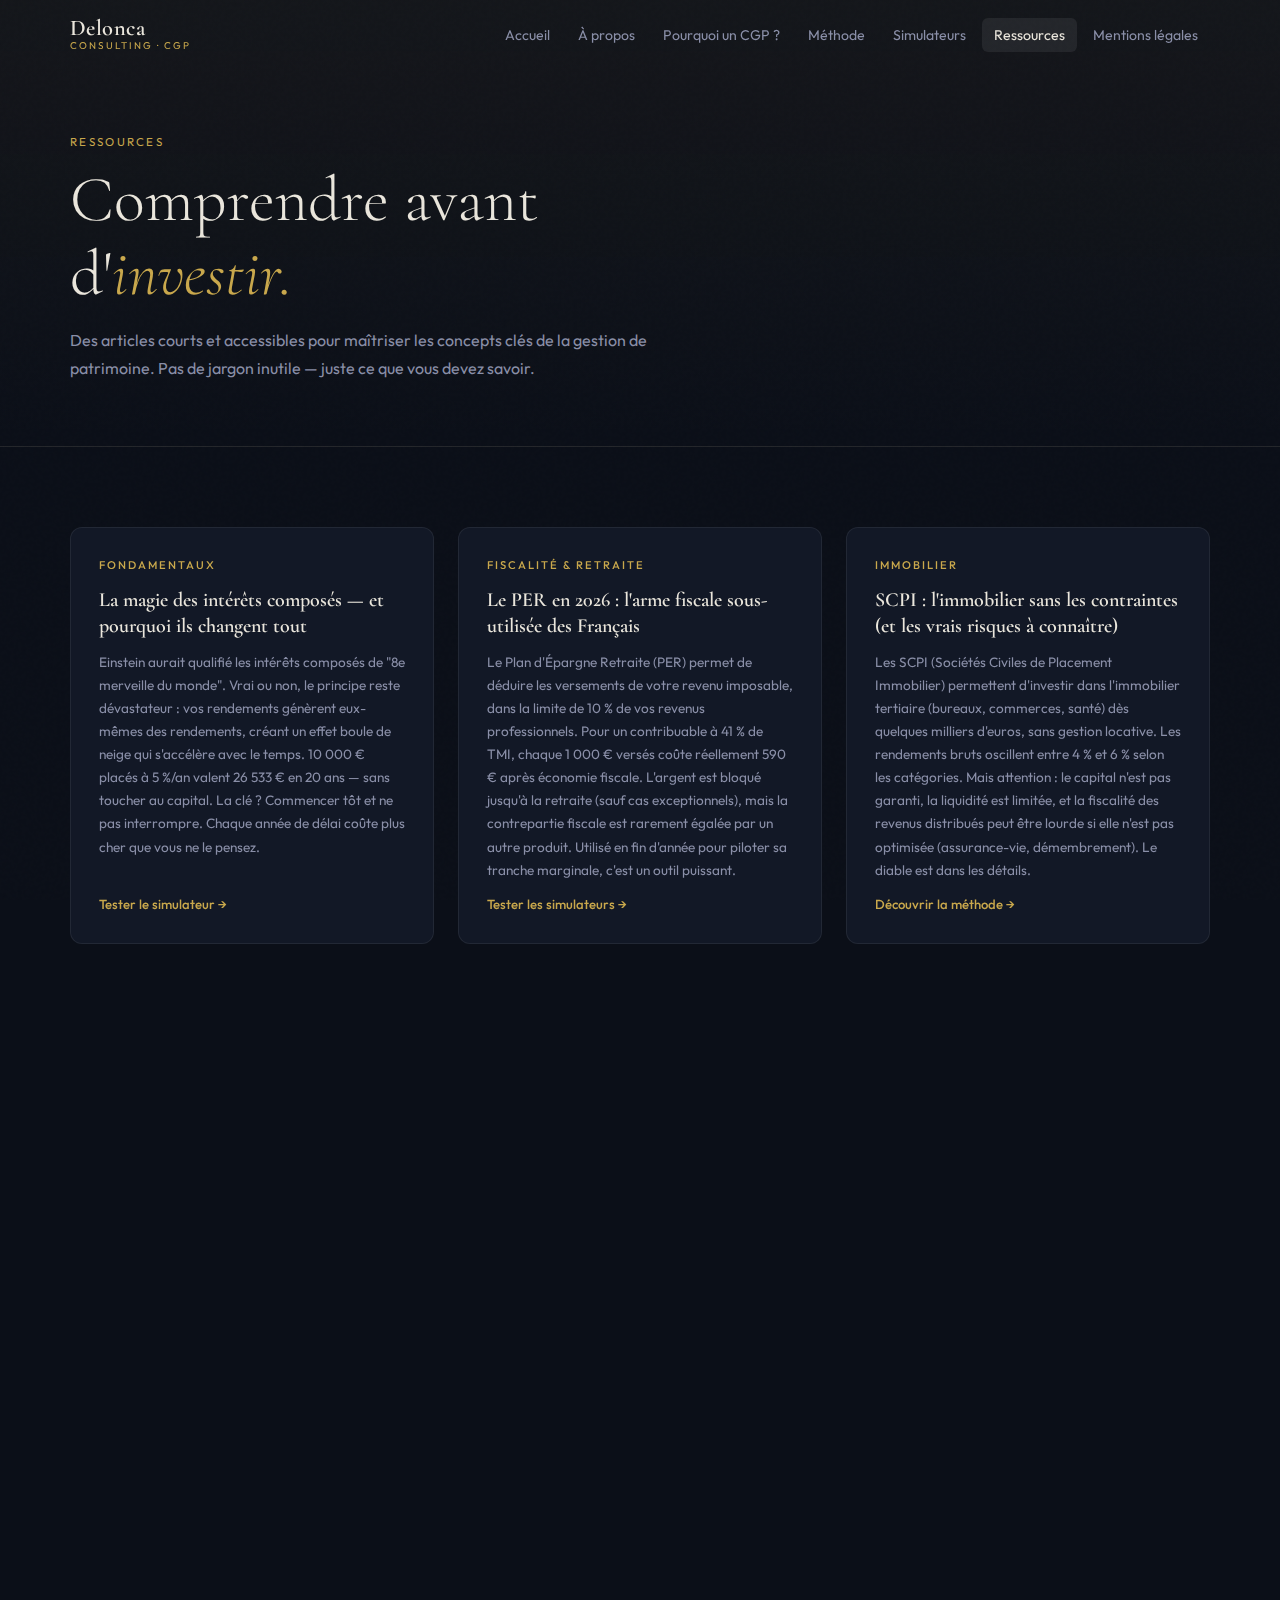
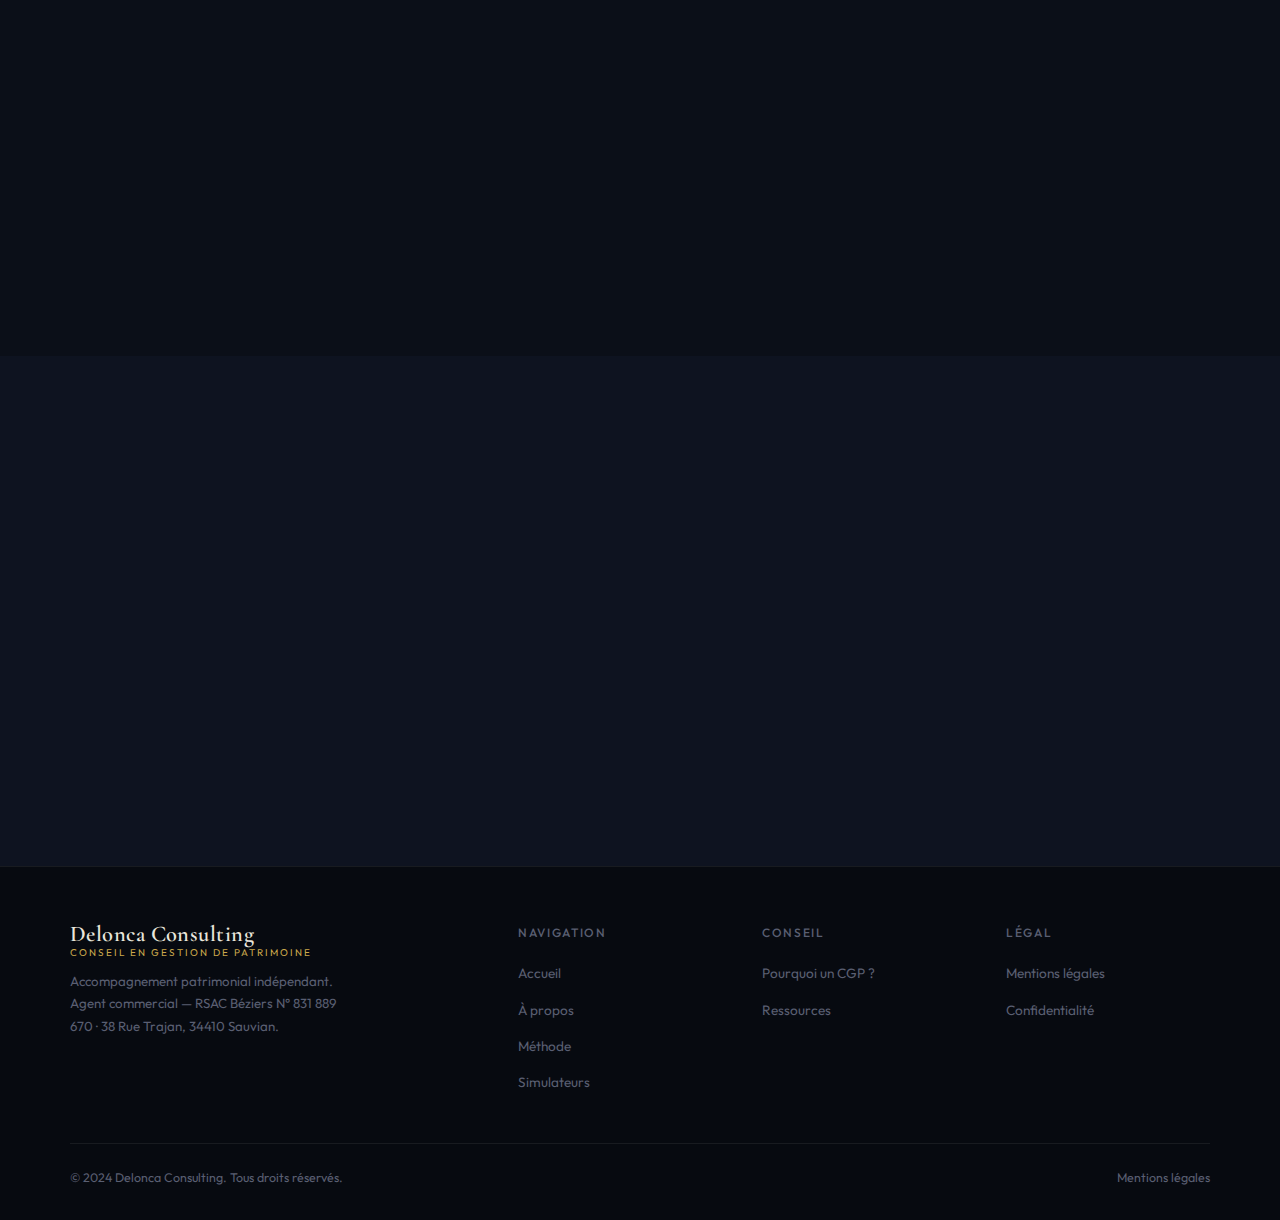
<file: ressources.html>
<!DOCTYPE html>
<html lang="fr">
<head>
  <meta charset="UTF-8">
  <meta name="viewport" content="width=device-width, initial-scale=1.0">
  <title>Ressources & Articles — Delonca Consulting</title>
  <meta name="description" content="Articles courts sur la gestion de patrimoine : intérêts composés, PER, SCPI, diversification, biais comportementaux.">
  <link rel="preconnect" href="https://fonts.googleapis.com">
  <link rel="preconnect" href="https://fonts.gstatic.com" crossorigin>
  <link href="https://fonts.googleapis.com/css2?family=Cormorant+Garamond:ital,wght@0,300;0,400;0,600;0,700;1,300;1,400&family=Outfit:wght@300;400;500;600&display=swap" rel="stylesheet">
  <link rel="stylesheet" href="styles.css">
</head>
<body>

<nav class="nav" id="main-nav" role="navigation" aria-label="Navigation principale">
  <div class="nav-inner">
    <a href="index.html" class="nav-logo" aria-label="Delonca Consulting — Accueil">
      <span class="nav-logo-main">Delonca</span>
      <span class="nav-logo-sub">Consulting · CGP</span>
    </a>
    <ul class="nav-links" role="list">
      <li><a href="index.html" class="nav-link">Accueil</a></li>
      <li><a href="a-propos.html" class="nav-link">À propos</a></li>
      <li><a href="pourquoi-cgp.html" class="nav-link">Pourquoi un CGP ?</a></li>
      <li><a href="methode.html" class="nav-link">Méthode</a></li>
      <li><a href="simulateurs.html" class="nav-link">Simulateurs</a></li>
      <li><a href="ressources.html" class="nav-link active">Ressources</a></li>
      <li><a href="contact.html" class="nav-link">Mentions légales</a></li>
    </ul>
    <button class="nav-burger" id="nav-burger" aria-label="Menu" aria-expanded="false">
      <span></span><span></span><span></span>
    </button>
  </div>
</nav>
<div class="nav-mobile" id="nav-mobile" role="dialog" aria-label="Menu mobile">
  <a href="index.html">Accueil</a>
  <a href="a-propos.html">À propos</a>
  <a href="pourquoi-cgp.html">Pourquoi un CGP ?</a>
  <a href="methode.html">Méthode</a>
  <a href="simulateurs.html">Simulateurs</a>
  <a href="ressources.html">Ressources</a>
  <a href="contact.html">Mentions légales</a>
</div>

<!-- ── PAGE HERO ── -->
<section class="page-hero" aria-label="Ressources">
  <div class="container">
    <span class="page-hero-tag">Ressources</span>
    <h1>Comprendre avant<br>d'<em>investir.</em></h1>
    <p>Des articles courts et accessibles pour maîtriser les concepts clés de la gestion de patrimoine. Pas de jargon inutile — juste ce que vous devez savoir.</p>
  </div>
</section>

<!-- ── ARTICLES ── -->
<section class="section" aria-label="Articles">
  <div class="container">
    <div class="grid-3" role="list">

      <!-- Article 1 -->
      <article class="article-card reveal reveal-1" id="interets-composes" role="listitem">
        <div class="article-cat">Fondamentaux</div>
        <h2 class="article-title">La magie des intérêts composés — et pourquoi ils changent tout</h2>
        <p class="article-excerpt">
          Einstein aurait qualifié les intérêts composés de "8e merveille du monde". Vrai ou non, le principe reste dévastateur : vos rendements génèrent eux-mêmes des rendements, créant un effet boule de neige qui s'accélère avec le temps. 10 000 € placés à 5 %/an valent 26 533 € en 20 ans — sans toucher au capital. La clé ? Commencer tôt et ne pas interrompre. Chaque année de délai coûte plus cher que vous ne le pensez.
        </p>
        <a href="simulateurs.html" class="article-link" aria-label="Tester le simulateur intérêts composés">Tester le simulateur →</a>
      </article>

      <!-- Article 2 -->
      <article class="article-card reveal reveal-2" id="per" role="listitem">
        <div class="article-cat">Fiscalité & Retraite</div>
        <h2 class="article-title">Le PER en 2026 : l'arme fiscale sous-utilisée des Français</h2>
        <p class="article-excerpt">
          Le Plan d'Épargne Retraite (PER) permet de déduire les versements de votre revenu imposable, dans la limite de 10 % de vos revenus professionnels. Pour un contribuable à 41 % de TMI, chaque 1 000 € versés coûte réellement 590 € après économie fiscale. L'argent est bloqué jusqu'à la retraite (sauf cas exceptionnels), mais la contrepartie fiscale est rarement égalée par un autre produit. Utilisé en fin d'année pour piloter sa tranche marginale, c'est un outil puissant.
        </p>
        <a href="simulateurs.html" class="article-link" aria-label="Tester les simulateurs">Tester les simulateurs →</a>
      </article>

      <!-- Article 3 -->
      <article class="article-card reveal reveal-3" id="scpi" role="listitem">
        <div class="article-cat">Immobilier</div>
        <h2 class="article-title">SCPI : l'immobilier sans les contraintes (et les vrais risques à connaître)</h2>
        <p class="article-excerpt">
          Les SCPI (Sociétés Civiles de Placement Immobilier) permettent d'investir dans l'immobilier tertiaire (bureaux, commerces, santé) dès quelques milliers d'euros, sans gestion locative. Les rendements bruts oscillent entre 4 % et 6 % selon les catégories. Mais attention : le capital n'est pas garanti, la liquidité est limitée, et la fiscalité des revenus distribués peut être lourde si elle n'est pas optimisée (assurance-vie, démembrement). Le diable est dans les détails.
        </p>
        <a href="methode.html" class="article-link" aria-label="Découvrir la méthode d'accompagnement">Découvrir la méthode →</a>
      </article>

      <!-- Article 4 -->
      <article class="article-card reveal reveal-1" id="diversification" role="listitem">
        <div class="article-cat">Stratégie</div>
        <h2 class="article-title">Diversification réelle vs diversification cosmétique : la différence cruciale</h2>
        <p class="article-excerpt">
          Beaucoup de Français pensent diversifier en ayant un Livret A, une assurance-vie en euros et un bien locatif. Ce n'est pas de la diversification : c'est de la concentration sur des actifs peu corrélés à la croissance mondiale. Une vraie diversification intègre des actifs décorrélés (actions, obligations, immobilier physique et papier, actifs réels), des zones géographiques variées, et des horizons différenciés. L'objectif n'est pas de "ne pas mettre tous ses œufs dans le même panier" — c'est d'optimiser le couple rendement/risque global.
        </p>
        <a href="methode.html" class="article-link" aria-label="Découvrir la méthode d'accompagnement">Découvrir la méthode →</a>
      </article>

      <!-- Article 5 -->
      <article class="article-card reveal reveal-2" id="biais" role="listitem">
        <div class="article-cat">Psychologie de l'investisseur</div>
        <h2 class="article-title">Les 5 biais cognitifs qui sabotent votre épargne</h2>
        <p class="article-excerpt">
          Le biais de récence (extrapoler le passé récent), l'aversion à la perte (vendre au pire moment), le biais de statu quo (ne rien faire), l'excès de confiance (surestimer ses capacités d'analyse) et le biais de confirmation (chercher ce qui valide nos croyances) : ces mécanismes cognitifs coûtent en moyenne 2 à 3 % de performance annuelle aux investisseurs particuliers, selon de nombreuses études comportementales. Comprendre ces biais est le premier pas pour ne plus en être victime.
        </p>
        <a href="pourquoi-cgp.html" class="article-link" aria-label="Pourquoi faire appel à un CGP">Pourquoi un CGP ? →</a>
      </article>

      <!-- Article 6 -->
      <article class="article-card reveal reveal-3" id="assurance-vie" role="listitem">
        <div class="article-cat">Produits financiers</div>
        <h2 class="article-title">Assurance-vie : pourquoi la plupart des gens l'utilisent mal</h2>
        <p class="article-excerpt">
          L'assurance-vie est l'enveloppe fiscale la plus populaire en France, avec plus de 1 900 milliards d'euros encours. Pourtant, 80 % de cet argent est investi en fonds euros à faible rendement, alors que l'enveloppe peut accueillir ETF, fonds actions, SCPI, obligations et actifs alternatifs. La vraie valeur de l'assurance-vie réside dans sa fiscalité successorale (100 000 € par bénéficiaire exonérés après 8 ans), pas dans son rendement brut. Raisonner "assurance-vie" plutôt que "fonds euros" change tout.
        </p>
        <a href="methode.html" class="article-link" aria-label="Découvrir la méthode d'accompagnement">Découvrir la méthode →</a>
      </article>

      <!-- Article 7 -->
      <article class="article-card reveal reveal-1" id="inflation" role="listitem">
        <div class="article-cat">Macroéconomie</div>
        <h2 class="article-title">Inflation et patrimoine : ce que vos comptes bancaires ne vous disent pas</h2>
        <p class="article-excerpt">
          Un rendement de 3 % dans un contexte d'inflation à 4 % produit un rendement réel négatif de -1 %. Autrement dit, votre capital perd du pouvoir d'achat même si le solde augmente. Les actifs réels (immobilier, actions, matières premières) constituent des protections naturelles contre l'inflation à long terme. Le cash et les obligations courtes, en revanche, peuvent être des pièges dans les phases inflationnistes. Comprendre cette distinction est fondamental pour piloter votre patrimoine.
        </p>
        <a href="simulateurs.html" class="article-link" aria-label="Simuler l'impact de l'inflation">Simuler l'impact →</a>
      </article>

      <!-- Article 8 -->
      <article class="article-card reveal reveal-2" id="succession" role="listitem">
        <div class="article-cat">Transmission</div>
        <h2 class="article-title">Succession : les 3 erreurs qui coûtent une fortune à vos héritiers</h2>
        <p class="article-excerpt">
          Ne pas utiliser les abattements en donation de son vivant (100 000 € par parent et par enfant tous les 15 ans), ignorer la clause bénéficiaire de son assurance-vie, et omettre de rédiger un testament adapté : ces trois omissions cumulent des conséquences fiscales souvent irréversibles. La transmission se prépare 10 à 20 ans avant, pas au moment où la santé décline. Chaque année d'anticipation compte pour préserver le patrimoine familial.
        </p>
        <a href="methode.html" class="article-link" aria-label="Découvrir la méthode d'accompagnement">Découvrir la méthode →</a>
      </article>

      <!-- Article 9 -->
      <article class="article-card reveal reveal-3" id="pea" role="listitem">
        <div class="article-cat">Enveloppes fiscales</div>
        <h2 class="article-title">PEA : l'enveloppe actions la plus avantageuse de France, encore sous-exploitée</h2>
        <p class="article-excerpt">
          Le Plan d'Épargne en Actions (PEA) permet d'investir en actions européennes avec une exonération d'impôt sur les plus-values après 5 ans (hors prélèvements sociaux à 17,2 %). Avec un plafond de versement de 150 000 €, c'est le véhicule idéal pour construire une poche actions long terme. Associé à un ETF Monde éligible PEA, il offre une exposition mondiale à faibles frais. Pourtant, seulement 8 % des Français en possèdent un. Une opportunité massivement négligée.
        </p>
        <a href="simulateurs.html" class="article-link" aria-label="Tester les simulateurs patrimoniaux">Tester les simulateurs →</a>
      </article>

    </div>
  </div>
</section>

<!-- ── CTA ── -->
<section class="section section--alt" aria-label="En savoir plus">
  <div class="container">
    <div class="cta-section reveal">
      <h2>Approfondir votre compréhension.</h2>
      <p>Les simulateurs patrimoniaux permettent d'illustrer concrètement les concepts abordés dans ces articles.</p>
      <div class="cta-btns">
        <a href="simulateurs.html" class="btn btn-primary">Tester les simulateurs →</a>
        <a href="methode.html" class="btn btn-ghost">Découvrir la méthode →</a>
      </div>
    </div>
  </div>
</section>

<footer role="contentinfo">
  <div class="container">
    <div class="footer-grid">
      <div class="footer-brand">
        <a href="index.html" class="nav-logo">
          <span class="nav-logo-main">Delonca Consulting</span>
          <span class="nav-logo-sub">Conseil en Gestion de Patrimoine</span>
        </a>
        <p>Accompagnement patrimonial indépendant. Agent commercial — RSAC Béziers N° 831 889 670 · 38 Rue Trajan, 34410 Sauvian.</p>
      </div>
      <div class="footer-col">
        <h4>Navigation</h4>
        <ul>
          <li><a href="index.html">Accueil</a></li>
          <li><a href="a-propos.html">À propos</a></li>
          <li><a href="methode.html">Méthode</a></li>
          <li><a href="simulateurs.html">Simulateurs</a></li>
        </ul>
      </div>
      <div class="footer-col">
        <h4>Conseil</h4>
        <ul>
          <li><a href="pourquoi-cgp.html">Pourquoi un CGP ?</a></li>
          <li><a href="ressources.html">Ressources</a></li>
        </ul>
      </div>
      <div class="footer-col">
        <h4>Légal</h4>
        <ul>
          <li><a href="contact.html#mentions">Mentions légales</a></li>
          <li><a href="contact.html#mentions">Confidentialité</a></li>
        </ul>
      </div>
    </div>
    <div class="footer-bottom">
      <p>© 2024 Delonca Consulting. Tous droits réservés.</p>
      <div class="footer-legal"><a href="contact.html#mentions">Mentions légales</a></div>
    </div>
  </div>
</footer>

<script src="app.js" defer></script>
</body>
</html>
</file>
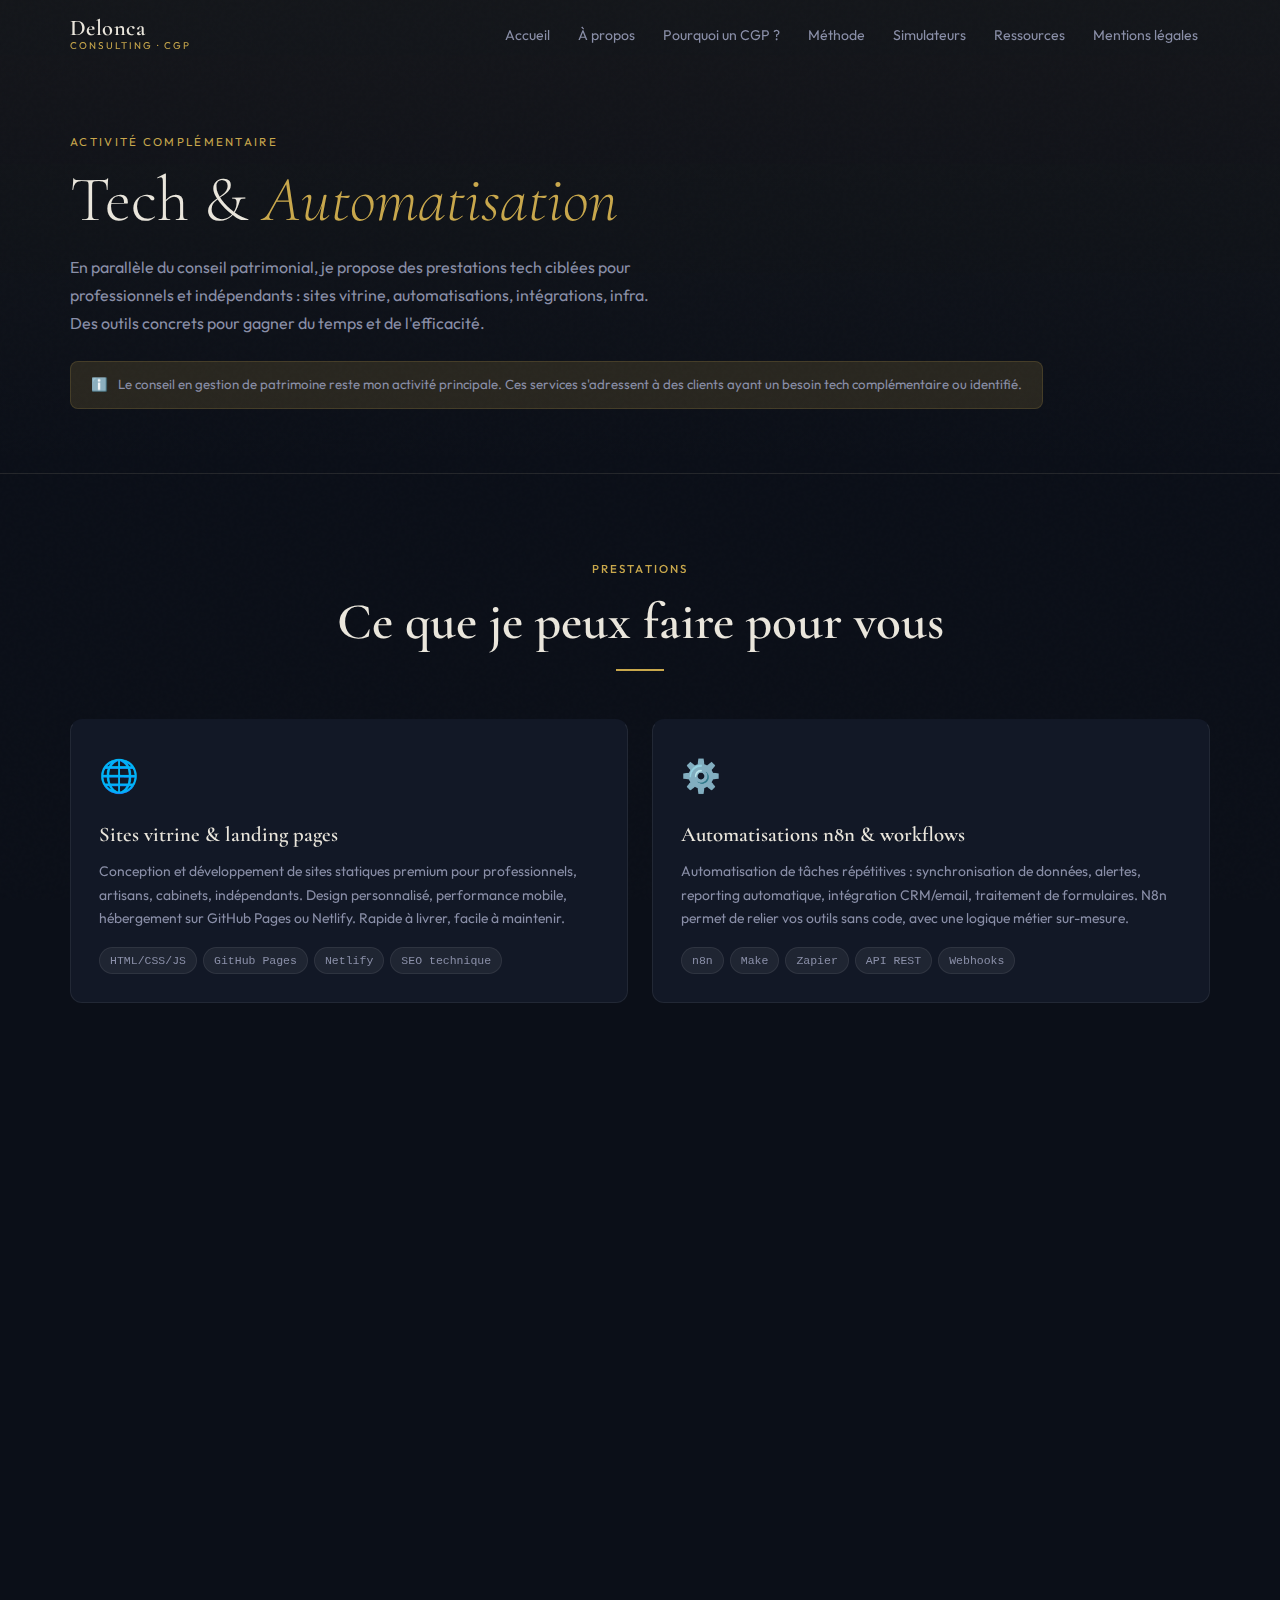
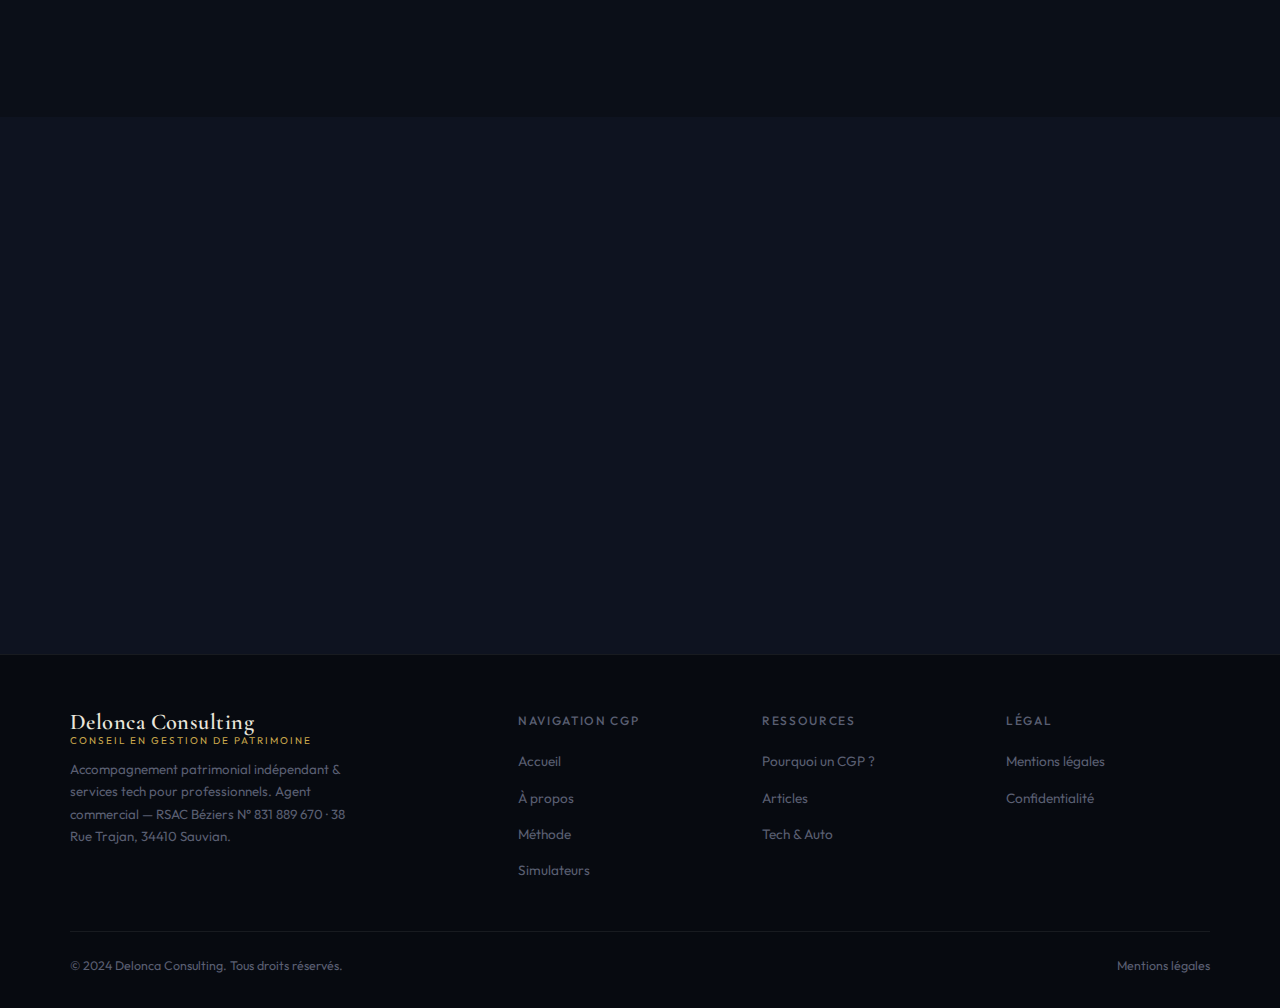
<file: services-tech.html>
<!DOCTYPE html>
<html lang="fr">
<head>
  <meta charset="UTF-8">
  <meta name="viewport" content="width=device-width, initial-scale=1.0">
  <title>Tech & Automatisation — Delonca Consulting</title>
  <meta name="description" content="Services complémentaires : sites vitrine, automatisations n8n, DevOps, intégrations. Expertise tech au service de votre activité.">
  <link rel="preconnect" href="https://fonts.googleapis.com">
  <link rel="preconnect" href="https://fonts.gstatic.com" crossorigin>
  <link href="https://fonts.googleapis.com/css2?family=Cormorant+Garamond:ital,wght@0,300;0,400;0,600;0,700;1,300;1,400&family=Outfit:wght@300;400;500;600&display=swap" rel="stylesheet">
  <link rel="stylesheet" href="styles.css">
  <style>
    .tech-card {
      background: var(--bg-card);
      border: 1px solid var(--border-subtle);
      border-radius: var(--radius);
      padding: 28px;
      transition: all var(--transition-md);
      border-top: 2px solid transparent;
    }
    .tech-card:hover {
      border-top-color: var(--gold);
      transform: translateY(-2px);
      box-shadow: var(--shadow-card);
    }
    .tech-card-icon {
      font-size: 2rem;
      margin-bottom: 16px;
      display: block;
    }
    .tech-card-title {
      font-family: var(--font-display);
      font-size: 1.3rem;
      font-weight: 600;
      color: var(--text-primary);
      margin-bottom: 8px;
    }
    .tech-card-desc {
      font-size: 0.87rem;
      color: var(--text-muted);
      line-height: 1.7;
      margin-bottom: 16px;
    }
    .tech-tags {
      display: flex;
      flex-wrap: wrap;
      gap: 6px;
    }
    .tech-tag {
      background: rgba(255,255,255,0.06);
      border: 1px solid var(--border-subtle);
      border-radius: 100px;
      padding: 3px 10px;
      font-size: 0.72rem;
      color: var(--text-muted);
      font-family: monospace;
    }
    .distinction-block {
      background: linear-gradient(135deg, rgba(201,168,76,0.06) 0%, rgba(201,168,76,0.02) 100%);
      border: 1px solid var(--border);
      border-radius: var(--radius);
      padding: 32px;
      margin-top: 40px;
    }
    .distinction-block h3 {
      font-family: var(--font-display);
      font-size: 1.4rem;
      color: var(--text-primary);
      margin-bottom: 12px;
    }
    .distinction-block p {
      font-size: 0.88rem;
      color: var(--text-muted);
      line-height: 1.75;
    }
  </style>
</head>
<body>

<nav class="nav" id="main-nav" role="navigation" aria-label="Navigation principale">
  <div class="nav-inner">
    <a href="index.html" class="nav-logo" aria-label="Delonca Consulting — Accueil">
      <span class="nav-logo-main">Delonca</span>
      <span class="nav-logo-sub">Consulting · CGP</span>
    </a>
    <ul class="nav-links" role="list">
      <li><a href="index.html" class="nav-link">Accueil</a></li>
      <li><a href="a-propos.html" class="nav-link">À propos</a></li>
      <li><a href="pourquoi-cgp.html" class="nav-link">Pourquoi un CGP ?</a></li>
      <li><a href="methode.html" class="nav-link">Méthode</a></li>
      <li><a href="simulateurs.html" class="nav-link">Simulateurs</a></li>
      <li><a href="ressources.html" class="nav-link">Ressources</a></li>
      <li><a href="contact.html" class="nav-link">Mentions légales</a></li>
    </ul>
    <button class="nav-burger" id="nav-burger" aria-label="Menu" aria-expanded="false">
      <span></span><span></span><span></span>
    </button>
  </div>
</nav>
<div class="nav-mobile" id="nav-mobile" role="dialog" aria-label="Menu mobile">
  <a href="index.html">Accueil</a>
  <a href="a-propos.html">À propos</a>
  <a href="pourquoi-cgp.html">Pourquoi un CGP ?</a>
  <a href="methode.html">Méthode</a>
  <a href="simulateurs.html">Simulateurs</a>
  <a href="ressources.html">Ressources</a>
  <a href="services-tech.html">Tech & Automatisation</a>
  <a href="contact.html">Mentions légales</a>
</div>

<!-- ── PAGE HERO ── -->
<section class="page-hero" aria-label="Services Tech">
  <div class="container">
    <span class="page-hero-tag">Activité complémentaire</span>
    <h1>Tech & <em>Automatisation</em></h1>
    <p>En parallèle du conseil patrimonial, je propose des prestations tech ciblées pour professionnels et indépendants : sites vitrine, automatisations, intégrations, infra. Des outils concrets pour gagner du temps et de l'efficacité.</p>
    <div style="margin-top:24px;padding:12px 20px;background:var(--gold-dim);border:1px solid var(--border);border-radius:8px;display:inline-flex;gap:10px;align-items:center;font-size:0.83rem;color:var(--text-muted);">
      <span style="color:var(--gold);">ℹ️</span>
      Le conseil en gestion de patrimoine reste mon activité principale. Ces services s'adressent à des clients ayant un besoin tech complémentaire ou identifié.
    </div>
  </div>
</section>

<!-- ── SERVICES TECH ── -->
<section class="section" aria-label="Services techniques">
  <div class="container">
    <div class="text-center reveal">
      <span class="section-tag">Prestations</span>
      <h2 class="section-title">Ce que je peux faire pour vous</h2>
      <div class="gold-line"></div>
    </div>
    <div class="grid-2" style="margin-top:48px;">

      <div class="tech-card reveal reveal-1">
        <span class="tech-card-icon" aria-hidden="true">🌐</span>
        <div class="tech-card-title">Sites vitrine & landing pages</div>
        <p class="tech-card-desc">Conception et développement de sites statiques premium pour professionnels, artisans, cabinets, indépendants. Design personnalisé, performance mobile, hébergement sur GitHub Pages ou Netlify. Rapide à livrer, facile à maintenir.</p>
        <div class="tech-tags">
          <span class="tech-tag">HTML/CSS/JS</span>
          <span class="tech-tag">GitHub Pages</span>
          <span class="tech-tag">Netlify</span>
          <span class="tech-tag">SEO technique</span>
        </div>
      </div>

      <div class="tech-card reveal reveal-2">
        <span class="tech-card-icon" aria-hidden="true">⚙️</span>
        <div class="tech-card-title">Automatisations n8n & workflows</div>
        <p class="tech-card-desc">Automatisation de tâches répétitives : synchronisation de données, alertes, reporting automatique, intégration CRM/email, traitement de formulaires. N8n permet de relier vos outils sans code, avec une logique métier sur-mesure.</p>
        <div class="tech-tags">
          <span class="tech-tag">n8n</span>
          <span class="tech-tag">Make</span>
          <span class="tech-tag">Zapier</span>
          <span class="tech-tag">API REST</span>
          <span class="tech-tag">Webhooks</span>
        </div>
      </div>

      <div class="tech-card reveal reveal-3">
        <span class="tech-card-icon" aria-hidden="true">🔌</span>
        <div class="tech-card-title">Intégrations & connecteurs</div>
        <p class="tech-card-desc">Connexion entre vos outils existants : CRM, facturation, agenda, email marketing, formulaires, tableaux de bord. Développement de scripts d'intégration sur-mesure pour centraliser vos données et automatiser vos process métier.</p>
        <div class="tech-tags">
          <span class="tech-tag">Python</span>
          <span class="tech-tag">Node.js</span>
          <span class="tech-tag">Airtable</span>
          <span class="tech-tag">Notion API</span>
          <span class="tech-tag">Google Workspace</span>
        </div>
      </div>

      <div class="tech-card reveal reveal-1">
        <span class="tech-card-icon" aria-hidden="true">☁️</span>
        <div class="tech-card-title">Infrastructure & DevOps léger</div>
        <p class="tech-card-desc">Mise en place d'environnements cloud simples et robustes : hébergement VPS, déploiement continu (CI/CD), monitoring de base, gestion des sauvegardes. Pour les indépendants et petites structures qui veulent une infra fiable sans DSI.</p>
        <div class="tech-tags">
          <span class="tech-tag">Docker</span>
          <span class="tech-tag">Linux</span>
          <span class="tech-tag">GitHub Actions</span>
          <span class="tech-tag">Nginx</span>
          <span class="tech-tag">VPS</span>
        </div>
      </div>

    </div>

    <!-- Bloc distinction -->
    <div class="distinction-block reveal">
      <h3>🔗 Tech au service du conseil patrimonial</h3>
      <p>
        Mon background technique n'est pas accessoire : il nourrit directement la qualité de mon accompagnement CGP. Les simulateurs de ce site, les outils de projection et de reporting que j'utilise avec mes clients sont conçus par mes soins. Cette maîtrise me permet d'automatiser la production de documents, de fiabiliser les calculs et d'offrir un suivi plus réactif.
        <br><br>
        Certains clients CGP me sollicitent aussi pour des problématiques tech connexes : refonte de leur site professionnel, automatisation de leur reporting fiscal, ou mise en place d'un tableau de bord de suivi patrimonial. Je propose ces missions au cas par cas, selon disponibilité.
      </p>
    </div>
  </div>
</section>

<!-- ── CTA TECH ── -->
<section class="section section--alt" aria-label="En savoir plus">
  <div class="container">
    <div class="cta-section reveal">
      <h2>Des services tech au service du conseil patrimonial.</h2>
      <p>Ces compétences techniques nourrissent directement la qualité de l'accompagnement CGP : simulateurs, outils de projection, automatisation du suivi.</p>
      <div class="cta-btns">
        <a href="index.html" class="btn btn-primary">← Retour au conseil CGP</a>
        <a href="methode.html" class="btn btn-ghost">Découvrir la méthode →</a>
      </div>
    </div>
  </div>
</section>

<footer role="contentinfo">
  <div class="container">
    <div class="footer-grid">
      <div class="footer-brand">
        <a href="index.html" class="nav-logo">
          <span class="nav-logo-main">Delonca Consulting</span>
          <span class="nav-logo-sub">Conseil en Gestion de Patrimoine</span>
        </a>
        <p>Accompagnement patrimonial indépendant & services tech pour professionnels. Agent commercial — RSAC Béziers N° 831 889 670 · 38 Rue Trajan, 34410 Sauvian.</p>
      </div>
      <div class="footer-col">
        <h4>Navigation CGP</h4>
        <ul>
          <li><a href="index.html">Accueil</a></li>
          <li><a href="a-propos.html">À propos</a></li>
          <li><a href="methode.html">Méthode</a></li>
          <li><a href="simulateurs.html">Simulateurs</a></li>
        </ul>
      </div>
      <div class="footer-col">
        <h4>Ressources</h4>
        <ul>
          <li><a href="pourquoi-cgp.html">Pourquoi un CGP ?</a></li>
          <li><a href="ressources.html">Articles</a></li>
          <li><a href="services-tech.html">Tech & Auto</a></li>
        </ul>
      </div>
      <div class="footer-col">
        <h4>Légal</h4>
        <ul>
          <li><a href="contact.html#mentions">Mentions légales</a></li>
          <li><a href="contact.html#mentions">Confidentialité</a></li>
        </ul>
      </div>
    </div>
    <div class="footer-bottom">
      <p>© 2024 Delonca Consulting. Tous droits réservés.</p>
      <div class="footer-legal"><a href="contact.html#mentions">Mentions légales</a></div>
    </div>
  </div>
</footer>

<script src="app.js" defer></script>
</body>
</html>
</file>
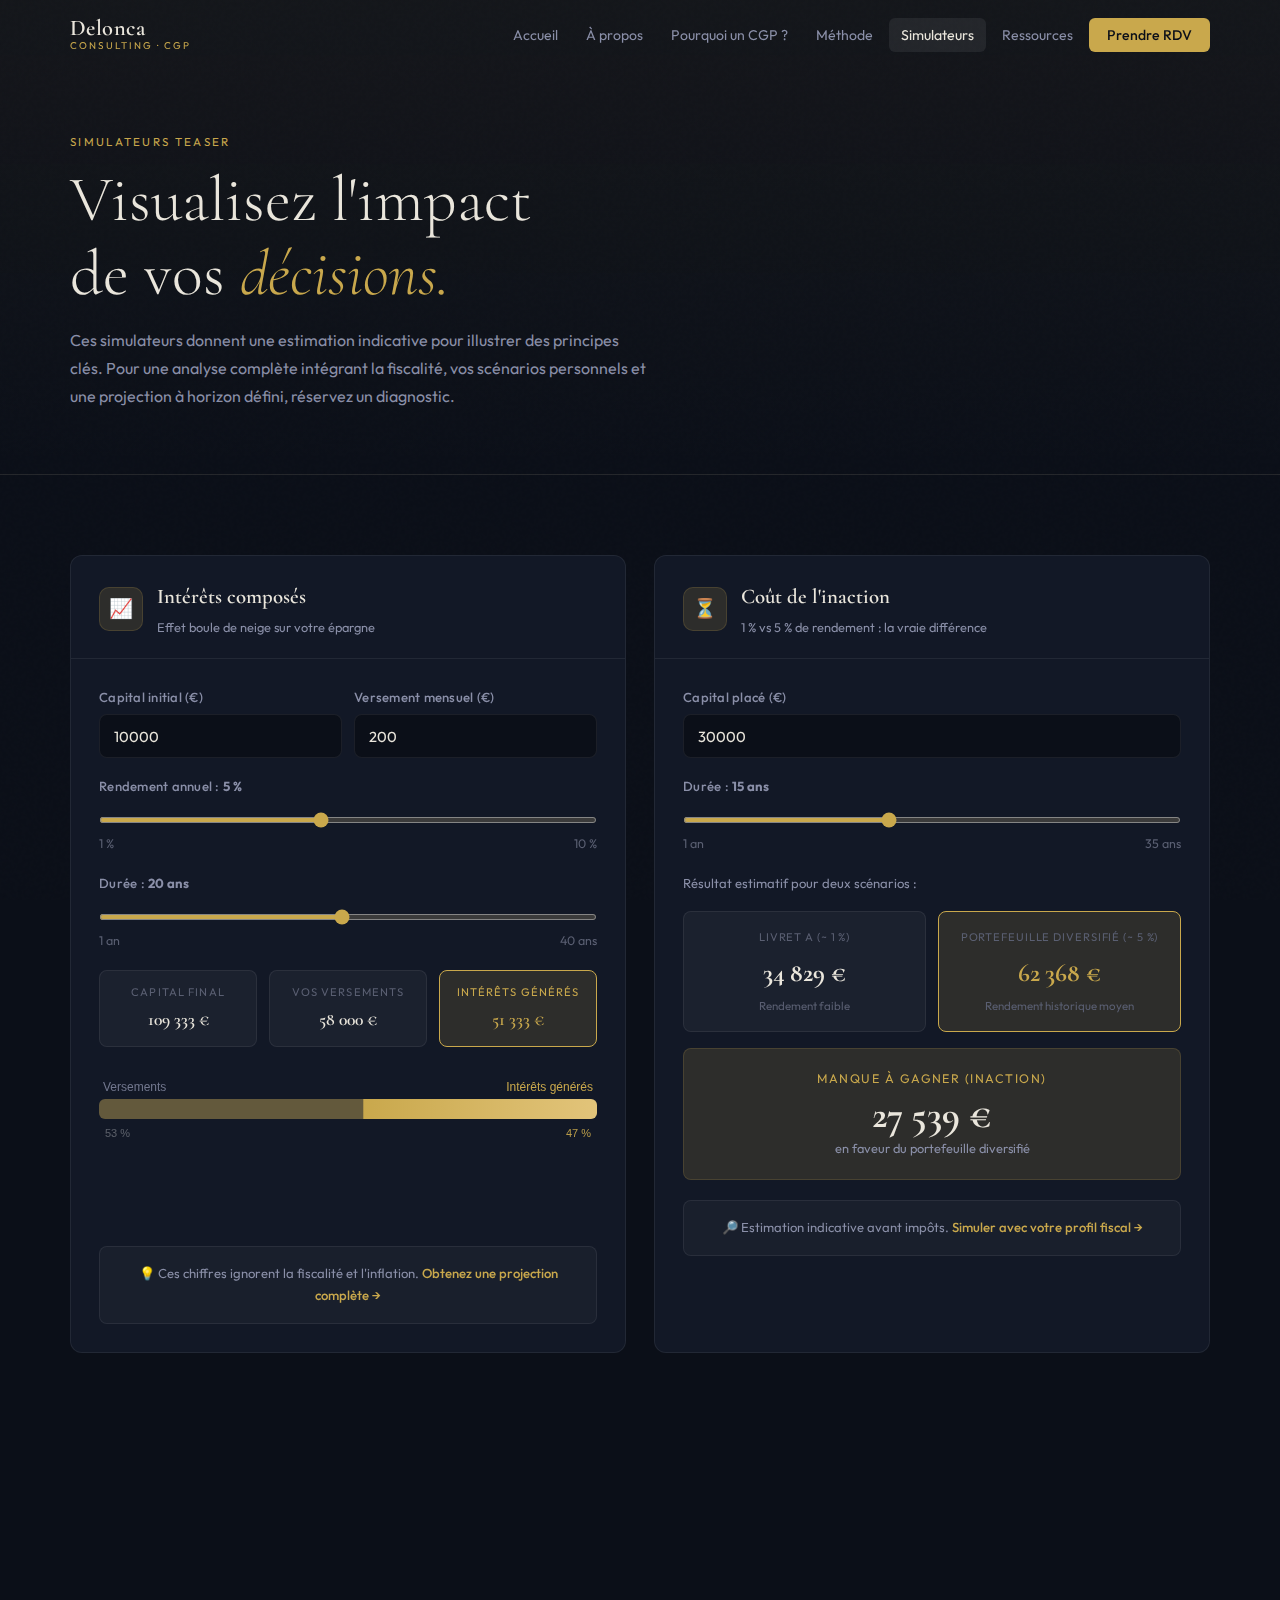
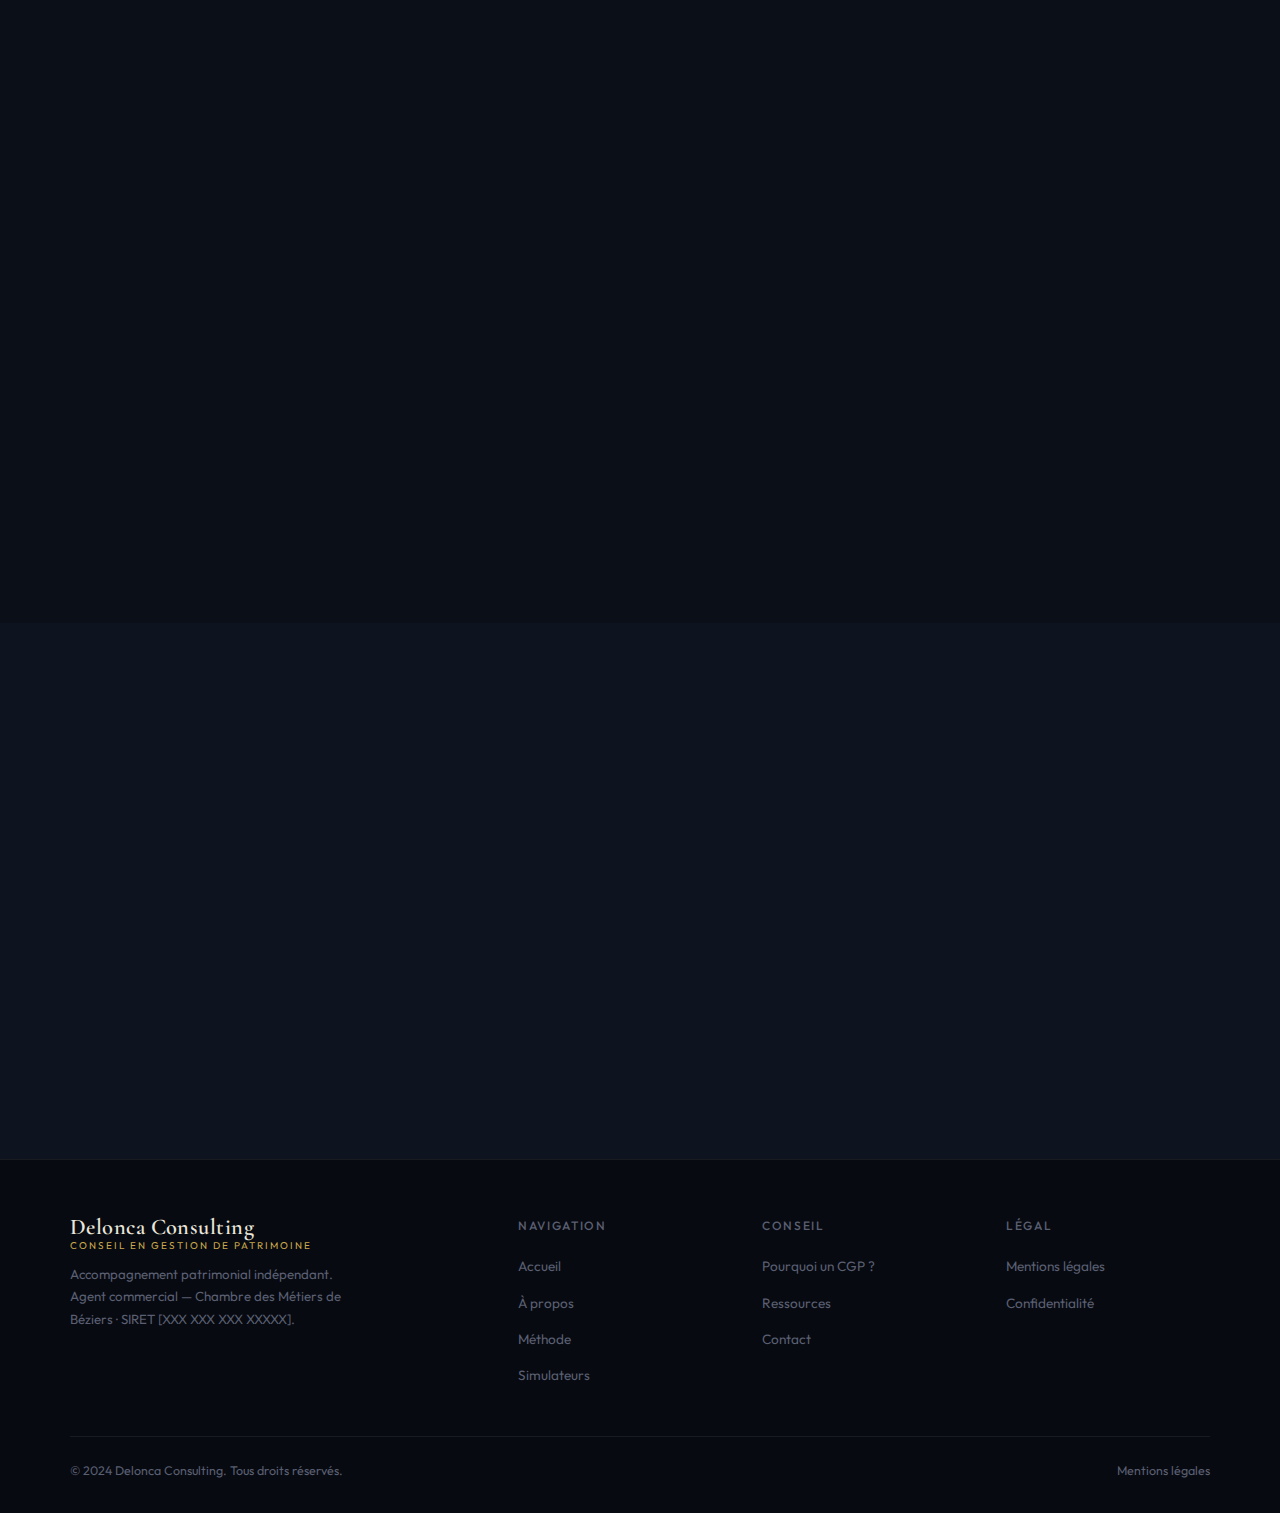
<file: simulateurs.html>
<!DOCTYPE html>
<html lang="fr">
<head>
  <meta charset="UTF-8">
  <meta name="viewport" content="width=device-width, initial-scale=1.0">
  <title>Simulateurs patrimoniaux — Delonca Consulting</title>
  <meta name="description" content="Simulez vos intérêts composés, le coût de l'inaction, votre taux d'épargne et votre cashflow locatif. Estimations gratuites.">
  <link rel="preconnect" href="https://fonts.googleapis.com">
  <link rel="preconnect" href="https://fonts.gstatic.com" crossorigin>
  <link href="https://fonts.googleapis.com/css2?family=Cormorant+Garamond:ital,wght@0,300;0,400;0,600;0,700;1,300;1,400&family=Outfit:wght@300;400;500;600&display=swap" rel="stylesheet">
  <link rel="stylesheet" href="styles.css">
  <style>
    .sim-grid {
      display: grid;
      grid-template-columns: repeat(2, 1fr);
      gap: 28px;
    }
    @media (max-width: 900px) { .sim-grid { grid-template-columns: 1fr; } }

    .sim-inputs-row {
      display: grid;
      grid-template-columns: 1fr 1fr;
      gap: 12px;
    }
    @media (max-width: 480px) { .sim-inputs-row { grid-template-columns: 1fr; } }

    .ic-result-row {
      display: grid;
      grid-template-columns: repeat(3, 1fr);
      gap: 12px;
      margin-bottom: 12px;
    }
    .ic-result-mini {
      background: rgba(255,255,255,0.04);
      border: 1px solid var(--border-subtle);
      border-radius: 8px;
      padding: 12px;
      text-align: center;
    }
    .ic-result-mini-label { font-size: 0.7rem; color: var(--text-dim); text-transform: uppercase; letter-spacing: 0.1em; margin-bottom: 4px; }
    .ic-result-mini-val { font-family: var(--font-display); font-size: 1.1rem; font-weight: 600; color: var(--text-primary); }

    .inaction-compare {
      display: grid;
      grid-template-columns: 1fr 1fr;
      gap: 12px;
      margin-top: 16px;
    }
    .inaction-box {
      background: rgba(255,255,255,0.04);
      border: 1px solid var(--border-subtle);
      border-radius: 8px;
      padding: 16px;
      text-align: center;
    }
    .inaction-box.gold-box { border-color: var(--gold); background: var(--gold-dim); }
    .inaction-label { font-size: 0.7rem; color: var(--text-dim); text-transform: uppercase; letter-spacing: 0.08em; margin-bottom: 6px; }
    .inaction-val { font-family: var(--font-display); font-size: 1.6rem; font-weight: 700; color: var(--text-primary); }
    .inaction-box.gold-box .inaction-val { color: var(--gold); }
    .inaction-sub { font-size: 0.72rem; color: var(--text-dim); margin-top: 2px; }

    .score-bar-wrap { margin: 16px 0; }
    .score-bar-track { height: 8px; background: rgba(255,255,255,0.06); border-radius: 100px; overflow: hidden; }
    .score-bar-fill { height: 100%; border-radius: 100px; background: linear-gradient(90deg, #EF6060 0%, #F0A340 40%, #C9A84C 70%, #5EA85C 100%); transition: width 0.4s ease; }

    .cashflow-row {
      display: grid;
      grid-template-columns: repeat(3, 1fr);
      gap: 10px;
      margin-top: 16px;
    }
    .cashflow-mini {
      background: rgba(255,255,255,0.04);
      border: 1px solid var(--border-subtle);
      border-radius: 8px;
      padding: 12px;
      text-align: center;
    }
    .cashflow-mini-label { font-size: 0.68rem; color: var(--text-dim); text-transform: uppercase; letter-spacing: 0.08em; margin-bottom: 4px; }
    .cashflow-mini-val { font-family: var(--font-display); font-size: 1.2rem; font-weight: 600; }
  </style>
</head>
<body>

<nav class="nav" id="main-nav" role="navigation" aria-label="Navigation principale">
  <div class="nav-inner">
    <a href="index.html" class="nav-logo" aria-label="Delonca Consulting — Accueil">
      <span class="nav-logo-main">Delonca</span>
      <span class="nav-logo-sub">Consulting · CGP</span>
    </a>
    <ul class="nav-links" role="list">
      <li><a href="index.html" class="nav-link">Accueil</a></li>
      <li><a href="a-propos.html" class="nav-link">À propos</a></li>
      <li><a href="pourquoi-cgp.html" class="nav-link">Pourquoi un CGP ?</a></li>
      <li><a href="methode.html" class="nav-link">Méthode</a></li>
      <li><a href="simulateurs.html" class="nav-link active">Simulateurs</a></li>
      <li><a href="ressources.html" class="nav-link">Ressources</a></li>
      <li class="nav-cta"><a href="contact.html" class="nav-link">Prendre RDV</a></li>
    </ul>
    <button class="nav-burger" id="nav-burger" aria-label="Menu" aria-expanded="false">
      <span></span><span></span><span></span>
    </button>
  </div>
</nav>
<div class="nav-mobile" id="nav-mobile" role="dialog" aria-label="Menu mobile">
  <a href="index.html">Accueil</a>
  <a href="a-propos.html">À propos</a>
  <a href="pourquoi-cgp.html">Pourquoi un CGP ?</a>
  <a href="methode.html">Méthode</a>
  <a href="simulateurs.html">Simulateurs</a>
  <a href="ressources.html">Ressources</a>
  <a href="contact.html" class="nav-cta-mobile">📅 Prendre RDV</a>
</div>

<!-- ── PAGE HERO ── -->
<section class="page-hero" aria-label="Simulateurs">
  <div class="container">
    <span class="page-hero-tag">Simulateurs teaser</span>
    <h1>Visualisez l'impact<br>de vos <em>décisions.</em></h1>
    <p>Ces simulateurs donnent une estimation indicative pour illustrer des principes clés. Pour une analyse complète intégrant la fiscalité, vos scénarios personnels et une projection à horizon défini, réservez un diagnostic.</p>
  </div>
</section>

<!-- ── SIMULATEURS ── -->
<section class="section" aria-label="Les simulateurs">
  <div class="container">
    <div class="sim-grid">

      <!-- SIM A : Intérêts composés -->
      <div class="simulator-card reveal" id="sim-compound" aria-label="Simulateur intérêts composés">
        <div class="simulator-header">
          <div class="simulator-icon" aria-hidden="true">📈</div>
          <div>
            <div class="simulator-title">Intérêts composés</div>
            <div class="simulator-sub">Effet boule de neige sur votre épargne</div>
          </div>
        </div>
        <div class="simulator-body">
          <div class="sim-inputs-row">
            <div class="form-group">
              <label class="form-label" for="ic-capital">Capital initial (€)</label>
              <input class="form-input" type="number" id="ic-capital" value="10000" min="0" max="1000000" step="500" aria-describedby="ic-capital-hint">
            </div>
            <div class="form-group">
              <label class="form-label" for="ic-mensuel">Versement mensuel (€)</label>
              <input class="form-input" type="number" id="ic-mensuel" value="200" min="0" max="10000" step="50">
            </div>
          </div>
          <div class="form-group">
            <label class="form-label" for="ic-rendement">Rendement annuel : <strong id="ic-rendement-val">5 %</strong></label>
            <input class="form-input" type="range" id="ic-rendement" value="5" min="1" max="10" step="0.5" aria-valuemin="1" aria-valuemax="10">
            <div class="range-row"><span>1 %</span><span>10 %</span></div>
          </div>
          <div class="form-group">
            <label class="form-label" for="ic-duree">Durée : <strong id="ic-duree-val">20 ans</strong></label>
            <input class="form-input" type="range" id="ic-duree" value="20" min="1" max="40" step="1" aria-valuemin="1" aria-valuemax="40">
            <div class="range-row"><span>1 an</span><span>40 ans</span></div>
          </div>
          <div class="ic-result-row">
            <div class="ic-result-mini">
              <div class="ic-result-mini-label">Capital final</div>
              <div class="ic-result-mini-val" id="ic-result">—</div>
            </div>
            <div class="ic-result-mini">
              <div class="ic-result-mini-label">Vos versements</div>
              <div class="ic-result-mini-val" id="ic-apport">—</div>
            </div>
            <div class="ic-result-mini" style="border-color:var(--gold);background:var(--gold-dim);">
              <div class="ic-result-mini-label" style="color:var(--gold);">Intérêts générés</div>
              <div class="ic-result-mini-val" style="color:var(--gold);" id="ic-gain">—</div>
            </div>
          </div>
          <canvas id="ic-chart" style="width:100%;height:auto;" role="img" aria-label="Graphique répartition capital"></canvas>
          <div class="sim-cta-block">
            💡 Ces chiffres ignorent la fiscalité et l'inflation. <a href="contact.html">Obtenez une projection complète →</a>
          </div>
        </div>
      </div>

      <!-- SIM B : Coût de l'inaction -->
      <div class="simulator-card reveal" id="sim-inaction" aria-label="Simulateur coût de l'inaction">
        <div class="simulator-header">
          <div class="simulator-icon" aria-hidden="true">⏳</div>
          <div>
            <div class="simulator-title">Coût de l'inaction</div>
            <div class="simulator-sub">1 % vs 5 % de rendement : la vraie différence</div>
          </div>
        </div>
        <div class="simulator-body">
          <div class="form-group">
            <label class="form-label" for="ci-capital">Capital placé (€)</label>
            <input class="form-input" type="number" id="ci-capital" value="30000" min="1000" max="1000000" step="1000">
          </div>
          <div class="form-group">
            <label class="form-label" for="ci-duree">Durée : <strong id="ci-duree-val">15 ans</strong></label>
            <input class="form-input" type="range" id="ci-duree" value="15" min="1" max="35" step="1" aria-valuemin="1" aria-valuemax="35">
            <div class="range-row"><span>1 an</span><span>35 ans</span></div>
          </div>
          <p style="font-size:0.82rem;color:var(--text-muted);margin-bottom:12px;">Résultat estimatif pour deux scénarios :</p>
          <div class="inaction-compare">
            <div class="inaction-box">
              <div class="inaction-label">Livret A (~ 1 %)</div>
              <div class="inaction-val" id="ci-r1">—</div>
              <div class="inaction-sub">Rendement faible</div>
            </div>
            <div class="inaction-box gold-box">
              <div class="inaction-label">Portefeuille diversifié (~ 5 %)</div>
              <div class="inaction-val" id="ci-r5">—</div>
              <div class="inaction-sub">Rendement historique moyen</div>
            </div>
          </div>
          <div class="sim-result" style="margin-top:16px;">
            <div class="sim-result-label">Manque à gagner (inaction)</div>
            <div class="sim-result-value" id="ci-delta">—</div>
            <div class="sim-result-sub">en faveur du portefeuille diversifié</div>
          </div>
          <div class="sim-cta-block">
            🔎 Estimation indicative avant impôts. <a href="contact.html">Simuler avec votre profil fiscal →</a>
          </div>
        </div>
      </div>

      <!-- SIM C : Mini audit budget -->
      <div class="simulator-card reveal" id="sim-budget" aria-label="Simulateur audit budget">
        <div class="simulator-header">
          <div class="simulator-icon" aria-hidden="true">🧮</div>
          <div>
            <div class="simulator-title">Mini audit budget</div>
            <div class="simulator-sub">Votre taux d'épargne en 30 secondes</div>
          </div>
        </div>
        <div class="simulator-body">
          <div class="sim-inputs-row">
            <div class="form-group">
              <label class="form-label" for="ab-revenus">Revenus nets / mois (€)</label>
              <input class="form-input" type="number" id="ab-revenus" value="3500" min="0" max="50000" step="100">
            </div>
            <div class="form-group">
              <label class="form-label" for="ab-charges">Charges totales / mois (€)</label>
              <input class="form-input" type="number" id="ab-charges" value="2800" min="0" max="50000" step="100">
            </div>
          </div>
          <p style="font-size:0.78rem;color:var(--text-dim);margin-bottom:16px;">Charges = loyer/crédit + alimentation + transport + abonnements + loisirs + épargne déjà en place</p>
          <div class="sim-result" style="margin-top:4px;">
            <div class="sim-result-label">Taux d'épargne mensuel</div>
            <div class="sim-result-value" id="ab-taux">—</div>
            <div class="sim-result-sub">Score : <strong id="ab-score" style="color:var(--gold);">—</strong></div>
          </div>
          <div style="margin-top:12px;padding:14px;background:rgba(255,255,255,0.03);border-radius:8px;border:1px solid var(--border-subtle);">
            <p id="ab-msg" style="font-size:0.83rem;color:var(--text-muted);line-height:1.65;"></p>
          </div>
          <div class="sim-cta-block" style="margin-top:12px;">
            📊 Pour un audit budgétaire complet + plan d'action structuré : <a href="contact.html">réserver un diagnostic →</a>
          </div>
        </div>
      </div>

      <!-- SIM D : Locatif simplifié -->
      <div class="simulator-card reveal" id="sim-locatif" aria-label="Simulateur investissement locatif">
        <div class="simulator-header">
          <div class="simulator-icon" aria-hidden="true">🏠</div>
          <div>
            <div class="simulator-title">Locatif simplifié</div>
            <div class="simulator-sub">Cashflow et rendement brut estimés</div>
          </div>
        </div>
        <div class="simulator-body">
          <div class="sim-inputs-row">
            <div class="form-group">
              <label class="form-label" for="lo-prix">Prix du bien (€)</label>
              <input class="form-input" type="number" id="lo-prix" value="180000" min="0" max="2000000" step="5000">
            </div>
            <div class="form-group">
              <label class="form-label" for="lo-apport">Apport personnel (€)</label>
              <input class="form-input" type="number" id="lo-apport" value="36000" min="0" max="2000000" step="1000">
            </div>
          </div>
          <div class="sim-inputs-row">
            <div class="form-group">
              <label class="form-label" for="lo-loyer">Loyer mensuel espéré (€)</label>
              <input class="form-input" type="number" id="lo-loyer" value="750" min="0" max="10000" step="25">
            </div>
            <div class="form-group">
              <label class="form-label" for="lo-taux">Taux crédit (%, ex: 3.5)</label>
              <input class="form-input" type="number" id="lo-taux" value="3.5" min="0.5" max="8" step="0.1">
            </div>
          </div>
          <p style="font-size:0.75rem;color:var(--text-dim);margin-bottom:4px;">Simulation sur 20 ans. Charges estimées à 10 % du loyer.</p>
          <div class="cashflow-row">
            <div class="cashflow-mini">
              <div class="cashflow-mini-label">Mensualité crédit</div>
              <div class="cashflow-mini-val" id="lo-effort" style="color:var(--text-primary);">—</div>
            </div>
            <div class="cashflow-mini">
              <div class="cashflow-mini-label">Rendement brut</div>
              <div class="cashflow-mini-val" id="lo-yield" style="color:var(--gold);">—</div>
            </div>
            <div class="cashflow-mini" style="border-color:var(--gold);">
              <div class="cashflow-mini-label">Cashflow estimé / mois</div>
              <div class="cashflow-mini-val" id="lo-cashflow">—</div>
            </div>
          </div>
          <div class="sim-cta-block" style="margin-top:14px;">
            🏗️ Ce calcul ignore fiscalité, vacance locative et charges réelles. <a href="contact.html">Simuler votre projet complet →</a>
          </div>
        </div>
      </div>

    </div>

    <!-- Disclaimer global -->
    <div style="margin-top:40px;padding:20px 24px;background:rgba(255,255,255,0.03);border:1px solid var(--border-subtle);border-radius:var(--radius);font-size:0.8rem;color:var(--text-dim);line-height:1.7;" class="reveal" role="note">
      <strong style="color:var(--text-muted);">⚠️ Avertissement :</strong> Ces simulateurs ont une vocation pédagogique et illustrative uniquement. Les résultats sont des estimations basées sur des hypothèses simplifiées, ne tenant pas compte de la fiscalité personnelle, de l'inflation, des frais réels ni des aléas de marché. Ils ne constituent en aucun cas un conseil en investissement. Les performances passées ne préjugent pas des performances futures. Pour un conseil personnalisé, contactez un professionnel habilité.
    </div>
  </div>
</section>

<!-- ── CTA ── -->
<section class="section section--alt" aria-label="Passer à la version complète">
  <div class="container">
    <div class="cta-section reveal">
      <h2>Ces chiffres vous ont interpellé ?</h2>
      <p>Les simulateurs donnent un aperçu. La vraie valeur est dans l'analyse complète : fiscalité, scénarios personnalisés, optimisation des enveloppes.</p>
      <div class="cta-btns">
        <a href="contact.html" class="btn btn-primary">📅 Obtenir une analyse complète</a>
        <a href="pourquoi-cgp.html" class="btn btn-ghost">Pourquoi un CGP ? →</a>
      </div>
    </div>
  </div>
</section>

<footer role="contentinfo">
  <div class="container">
    <div class="footer-grid">
      <div class="footer-brand">
        <a href="index.html" class="nav-logo">
          <span class="nav-logo-main">Delonca Consulting</span>
          <span class="nav-logo-sub">Conseil en Gestion de Patrimoine</span>
        </a>
        <p>Accompagnement patrimonial indépendant. Agent commercial — Chambre des Métiers de Béziers · SIRET [XXX XXX XXX XXXXX].</p>
      </div>
      <div class="footer-col">
        <h4>Navigation</h4>
        <ul>
          <li><a href="index.html">Accueil</a></li>
          <li><a href="a-propos.html">À propos</a></li>
          <li><a href="methode.html">Méthode</a></li>
          <li><a href="simulateurs.html">Simulateurs</a></li>
        </ul>
      </div>
      <div class="footer-col">
        <h4>Conseil</h4>
        <ul>
          <li><a href="pourquoi-cgp.html">Pourquoi un CGP ?</a></li>
          <li><a href="ressources.html">Ressources</a></li>
          <li><a href="contact.html">Contact</a></li>
        </ul>
      </div>
      <div class="footer-col">
        <h4>Légal</h4>
        <ul>
          <li><a href="contact.html#mentions">Mentions légales</a></li>
          <li><a href="contact.html#mentions">Confidentialité</a></li>
        </ul>
      </div>
    </div>
    <div class="footer-bottom">
      <p>© 2024 Delonca Consulting. Tous droits réservés.</p>
      <div class="footer-legal"><a href="contact.html#mentions">Mentions légales</a></div>
    </div>
  </div>
</footer>

<script src="app.js" defer></script>
</body>
</html>
</file>
<file: styles.css>
/* ============================================================
   DELONCA CONSULTING — styles.css
   Dark fintech premium aesthetic
   ============================================================ */

/* --- Google Fonts --- */
@import url('https://fonts.googleapis.com/css2?family=Cormorant+Garamond:ital,wght@0,300;0,400;0,600;0,700;1,300;1,400&family=Outfit:wght@300;400;500;600&display=swap');

/* --- CSS Variables --- */
:root {
  --bg-deep:      #0B0F18;
  --bg-card:      #121826;
  --bg-card-alt:  #161D2E;
  --bg-section:   #0E1320;
  --gold:         #C9A84C;
  --gold-light:   #E2C47A;
  --gold-dim:     rgba(201,168,76,0.15);
  --text-primary: #EAE6DC;
  --text-muted:   #8A8FA8;
  --text-dim:     #5A5F72;
  --border:       rgba(201,168,76,0.18);
  --border-subtle: rgba(255,255,255,0.07);
  --shadow-card:  0 4px 32px rgba(0,0,0,0.45);
  --shadow-glow:  0 0 40px rgba(201,168,76,0.08);
  --radius:       12px;
  --radius-sm:    8px;
  --transition:   150ms ease;
  --transition-md: 250ms ease;
  --font-display: 'Cormorant Garamond', Georgia, serif;
  --font-body:    'Outfit', system-ui, sans-serif;
  --max-w:        1180px;
  --nav-h:        68px;
}

/* --- Reset & Base --- */
*, *::before, *::after { box-sizing: border-box; margin: 0; padding: 0; }

html { scroll-behavior: smooth; font-size: 16px; }

body {
  font-family: var(--font-body);
  background: var(--bg-deep);
  color: var(--text-primary);
  line-height: 1.65;
  min-height: 100vh;
  overflow-x: hidden;
  -webkit-font-smoothing: antialiased;
}

/* Subtle noise texture overlay */
body::before {
  content: '';
  position: fixed;
  inset: 0;
  background-image: url("data:image/svg+xml,%3Csvg viewBox='0 0 256 256' xmlns='http://www.w3.org/2000/svg'%3E%3Cfilter id='noise'%3E%3CfeTurbulence type='fractalNoise' baseFrequency='0.9' numOctaves='4' stitchTiles='stitch'/%3E%3C/filter%3E%3Crect width='100%25' height='100%25' filter='url(%23noise)' opacity='0.03'/%3E%3C/svg%3E");
  pointer-events: none;
  z-index: 0;
  opacity: 0.4;
}

a { color: var(--gold); text-decoration: none; transition: color var(--transition); }
a:hover { color: var(--gold-light); }
a:focus-visible { outline: 2px solid var(--gold); outline-offset: 3px; border-radius: 3px; }

img { max-width: 100%; display: block; }

button, .btn {
  cursor: pointer;
  font-family: var(--font-body);
  border: none;
  outline: none;
  display: inline-flex;
  align-items: center;
  justify-content: center;
  gap: 8px;
  min-height: 44px;
  padding: 12px 28px;
  border-radius: var(--radius-sm);
  font-size: 0.9rem;
  font-weight: 500;
  letter-spacing: 0.03em;
  transition: all var(--transition-md);
  text-decoration: none;
}

.btn-primary {
  background: var(--gold);
  color: #0B0F18;
}
.btn-primary:hover {
  background: var(--gold-light);
  color: #0B0F18;
  transform: translateY(-1px);
  box-shadow: 0 8px 24px rgba(201,168,76,0.3);
}

.btn-ghost {
  background: transparent;
  color: var(--text-primary);
  border: 1px solid var(--border);
}
.btn-ghost:hover {
  border-color: var(--gold);
  color: var(--gold);
  transform: translateY(-1px);
}

.btn-outline-gold {
  background: transparent;
  color: var(--gold);
  border: 1px solid var(--gold);
}
.btn-outline-gold:hover {
  background: var(--gold-dim);
  transform: translateY(-1px);
}

button:focus-visible, .btn:focus-visible { outline: 2px solid var(--gold); outline-offset: 3px; }

/* --- Layout --- */
.container {
  width: 100%;
  max-width: var(--max-w);
  margin: 0 auto;
  padding: 0 20px;
}

.section {
  padding: 80px 0;
  position: relative;
}
.section--alt { background: var(--bg-section); }

.section-tag {
  display: inline-block;
  font-family: var(--font-body);
  font-size: 0.72rem;
  font-weight: 500;
  letter-spacing: 0.18em;
  text-transform: uppercase;
  color: var(--gold);
  margin-bottom: 14px;
}

.section-title {
  font-family: var(--font-display);
  font-size: clamp(2rem, 4vw, 3.2rem);
  font-weight: 600;
  line-height: 1.2;
  color: var(--text-primary);
  margin-bottom: 16px;
}

.section-subtitle {
  font-size: 1.05rem;
  color: var(--text-muted);
  max-width: 560px;
  line-height: 1.7;
}

.text-center { text-align: center; }
.text-center .section-subtitle { margin: 0 auto; }

/* Gold divider line */
.gold-line {
  width: 48px;
  height: 2px;
  background: var(--gold);
  margin-bottom: 32px;
}
.text-center .gold-line { margin-left: auto; margin-right: auto; }

/* --- Navigation --- */
.nav {
  position: fixed;
  top: 0;
  left: 0;
  right: 0;
  height: var(--nav-h);
  z-index: 100;
  display: flex;
  align-items: center;
  transition: background var(--transition-md), backdrop-filter var(--transition-md), box-shadow var(--transition-md);
}
.nav.scrolled {
  background: rgba(11,15,24,0.92);
  backdrop-filter: blur(18px);
  -webkit-backdrop-filter: blur(18px);
  box-shadow: 0 1px 0 var(--border);
}

.nav-inner {
  display: flex;
  align-items: center;
  justify-content: space-between;
  width: 100%;
  max-width: var(--max-w);
  margin: 0 auto;
  padding: 0 20px;
}

.nav-logo {
  display: flex;
  flex-direction: column;
  line-height: 1;
}
.nav-logo-main {
  font-family: var(--font-display);
  font-size: 1.4rem;
  font-weight: 600;
  color: var(--text-primary);
  letter-spacing: 0.02em;
}
.nav-logo-sub {
  font-size: 0.62rem;
  letter-spacing: 0.2em;
  text-transform: uppercase;
  color: var(--gold);
  font-weight: 400;
  margin-top: 2px;
}

.nav-links {
  display: flex;
  align-items: center;
  gap: 4px;
  list-style: none;
}
.nav-links a {
  color: var(--text-muted);
  font-size: 0.88rem;
  font-weight: 400;
  padding: 8px 12px;
  border-radius: 6px;
  transition: all var(--transition);
}
.nav-links a:hover, .nav-links a.active {
  color: var(--text-primary);
  background: var(--border-subtle);
}
.nav-links .nav-cta a {
  background: var(--gold);
  color: #0B0F18;
  font-weight: 500;
  padding: 8px 18px;
}
.nav-links .nav-cta a:hover {
  background: var(--gold-light);
}

.nav-burger {
  display: none;
  flex-direction: column;
  gap: 5px;
  background: none;
  border: none;
  cursor: pointer;
  padding: 8px;
  min-height: 44px;
  min-width: 44px;
  align-items: center;
  justify-content: center;
}
.nav-burger span {
  display: block;
  width: 22px;
  height: 2px;
  background: var(--text-primary);
  border-radius: 2px;
  transition: all var(--transition-md);
}
.nav-burger.open span:nth-child(1) { transform: translateY(7px) rotate(45deg); }
.nav-burger.open span:nth-child(2) { opacity: 0; transform: scaleX(0); }
.nav-burger.open span:nth-child(3) { transform: translateY(-7px) rotate(-45deg); }

.nav-mobile {
  display: none;
  position: fixed;
  top: var(--nav-h);
  left: 0;
  right: 0;
  background: rgba(11,15,24,0.97);
  backdrop-filter: blur(20px);
  padding: 24px 20px 32px;
  border-bottom: 1px solid var(--border);
  z-index: 99;
  flex-direction: column;
  gap: 4px;
  transform: translateY(-10px);
  opacity: 0;
  transition: all var(--transition-md);
}
.nav-mobile.open {
  display: flex;
  transform: translateY(0);
  opacity: 1;
}
.nav-mobile a {
  color: var(--text-muted);
  padding: 12px 16px;
  border-radius: 8px;
  font-size: 1rem;
  display: block;
  transition: all var(--transition);
}
.nav-mobile a:hover { color: var(--text-primary); background: var(--border-subtle); }
.nav-mobile .nav-cta-mobile {
  margin-top: 12px;
  padding: 14px 20px;
  background: var(--gold);
  color: #0B0F18;
  font-weight: 600;
  text-align: center;
  border-radius: 8px;
  display: block;
}

/* --- Hero --- */
.hero {
  min-height: 100vh;
  display: flex;
  align-items: center;
  padding-top: var(--nav-h);
  position: relative;
  overflow: hidden;
}

.hero-bg {
  position: absolute;
  inset: 0;
  z-index: 0;
}
.hero-bg::before {
  content: '';
  position: absolute;
  top: -20%;
  right: -10%;
  width: 700px;
  height: 700px;
  background: radial-gradient(circle, rgba(201,168,76,0.07) 0%, transparent 65%);
  border-radius: 50%;
}
.hero-bg::after {
  content: '';
  position: absolute;
  bottom: -20%;
  left: -10%;
  width: 500px;
  height: 500px;
  background: radial-gradient(circle, rgba(201,168,76,0.04) 0%, transparent 65%);
  border-radius: 50%;
}

.hero-content {
  position: relative;
  z-index: 1;
  max-width: 720px;
}

.hero-badge {
  display: inline-flex;
  align-items: center;
  gap: 8px;
  border: 1px solid var(--border);
  border-radius: 100px;
  padding: 6px 16px;
  font-size: 0.78rem;
  letter-spacing: 0.1em;
  color: var(--gold);
  text-transform: uppercase;
  margin-bottom: 32px;
  background: var(--gold-dim);
}
.hero-badge::before {
  content: '';
  width: 6px;
  height: 6px;
  border-radius: 50%;
  background: var(--gold);
}

.hero-title {
  font-family: var(--font-display);
  font-size: clamp(2.8rem, 6vw, 5.5rem);
  font-weight: 300;
  line-height: 1.1;
  color: var(--text-primary);
  margin-bottom: 24px;
}
.hero-title em {
  font-style: italic;
  color: var(--gold);
}
.hero-title strong {
  font-weight: 700;
  display: block;
}

.hero-sub {
  font-size: 1.1rem;
  color: var(--text-muted);
  line-height: 1.75;
  max-width: 540px;
  margin-bottom: 40px;
}

.hero-ctas {
  display: flex;
  flex-wrap: wrap;
  gap: 14px;
  margin-bottom: 64px;
}

.hero-trust {
  display: flex;
  align-items: center;
  gap: 28px;
  flex-wrap: wrap;
}
.hero-trust-item {
  display: flex;
  align-items: center;
  gap: 8px;
  font-size: 0.82rem;
  color: var(--text-dim);
}
.hero-trust-item svg { color: var(--gold); flex-shrink: 0; }

/* --- Cards --- */
.card {
  background: var(--bg-card);
  border: 1px solid var(--border-subtle);
  border-radius: var(--radius);
  padding: 28px;
  box-shadow: var(--shadow-card);
  transition: all var(--transition-md);
}
.card:hover {
  border-color: var(--border);
  box-shadow: var(--shadow-card), var(--shadow-glow);
  transform: translateY(-2px);
}

.card-icon {
  width: 48px;
  height: 48px;
  border-radius: 10px;
  background: var(--gold-dim);
  border: 1px solid var(--border);
  display: flex;
  align-items: center;
  justify-content: center;
  margin-bottom: 20px;
  color: var(--gold);
  font-size: 1.3rem;
}

/* --- Grid --- */
.grid-3 {
  display: grid;
  grid-template-columns: repeat(3, 1fr);
  gap: 24px;
}
.grid-2 {
  display: grid;
  grid-template-columns: repeat(2, 1fr);
  gap: 24px;
}
.grid-4 {
  display: grid;
  grid-template-columns: repeat(4, 1fr);
  gap: 20px;
}

/* --- Steps --- */
.steps {
  display: grid;
  grid-template-columns: repeat(3, 1fr);
  gap: 0;
  position: relative;
}
.steps::before {
  content: '';
  position: absolute;
  top: 32px;
  left: calc(16.66% + 16px);
  right: calc(16.66% + 16px);
  height: 1px;
  background: var(--border);
}

.step-item {
  display: flex;
  flex-direction: column;
  align-items: center;
  text-align: center;
  padding: 0 16px 32px;
  position: relative;
}
.step-num {
  width: 64px;
  height: 64px;
  border-radius: 50%;
  border: 1px solid var(--border);
  background: var(--bg-card);
  display: flex;
  align-items: center;
  justify-content: center;
  font-family: var(--font-display);
  font-size: 1.5rem;
  font-weight: 600;
  color: var(--gold);
  margin-bottom: 20px;
  position: relative;
  z-index: 1;
}
.step-title {
  font-size: 0.95rem;
  font-weight: 600;
  margin-bottom: 8px;
  color: var(--text-primary);
}
.step-desc {
  font-size: 0.85rem;
  color: var(--text-muted);
  line-height: 1.6;
}

/* --- Testimonials --- */
.testimonial-card {
  background: var(--bg-card);
  border: 1px solid var(--border-subtle);
  border-radius: var(--radius);
  padding: 28px;
  position: relative;
}
.testimonial-card::before {
  content: '\201C';
  font-family: var(--font-display);
  font-size: 5rem;
  line-height: 1;
  color: var(--gold);
  opacity: 0.3;
  position: absolute;
  top: 12px;
  left: 24px;
}
.testimonial-text {
  font-size: 0.95rem;
  color: var(--text-muted);
  line-height: 1.75;
  font-style: italic;
  margin-bottom: 20px;
  padding-top: 24px;
}
.testimonial-author {
  display: flex;
  align-items: center;
  gap: 12px;
}
.testimonial-avatar {
  width: 40px;
  height: 40px;
  border-radius: 50%;
  background: var(--gold-dim);
  border: 1px solid var(--border);
  display: flex;
  align-items: center;
  justify-content: center;
  font-family: var(--font-display);
  font-size: 1rem;
  font-weight: 600;
  color: var(--gold);
}
.testimonial-name {
  font-weight: 500;
  font-size: 0.88rem;
  color: var(--text-primary);
}
.testimonial-role {
  font-size: 0.78rem;
  color: var(--text-dim);
}
.testimonial-disclaimer {
  text-align: center;
  margin-top: 24px;
  font-size: 0.75rem;
  color: var(--text-dim);
  font-style: italic;
}

/* --- Simulateurs --- */
.simulator-card {
  background: var(--bg-card);
  border: 1px solid var(--border-subtle);
  border-radius: var(--radius);
  overflow: hidden;
}
.simulator-header {
  padding: 24px 28px 20px;
  border-bottom: 1px solid var(--border-subtle);
  display: flex;
  align-items: center;
  gap: 14px;
}
.simulator-icon {
  width: 44px;
  height: 44px;
  border-radius: 10px;
  background: var(--gold-dim);
  border: 1px solid var(--border);
  display: flex;
  align-items: center;
  justify-content: center;
  color: var(--gold);
  font-size: 1.2rem;
  flex-shrink: 0;
}
.simulator-title {
  font-family: var(--font-display);
  font-size: 1.3rem;
  font-weight: 600;
  color: var(--text-primary);
}
.simulator-sub {
  font-size: 0.8rem;
  color: var(--text-muted);
  margin-top: 2px;
}
.simulator-body {
  padding: 28px;
}

.form-group {
  margin-bottom: 18px;
}
.form-label {
  display: block;
  font-size: 0.82rem;
  font-weight: 500;
  color: var(--text-muted);
  margin-bottom: 6px;
  letter-spacing: 0.02em;
}
.form-input, .form-select, .form-textarea {
  width: 100%;
  background: var(--bg-deep);
  border: 1px solid var(--border-subtle);
  border-radius: var(--radius-sm);
  padding: 11px 14px;
  color: var(--text-primary);
  font-family: var(--font-body);
  font-size: 0.92rem;
  transition: border-color var(--transition), box-shadow var(--transition);
  min-height: 44px;
}
.form-input:focus, .form-select:focus, .form-textarea:focus {
  outline: none;
  border-color: var(--gold);
  box-shadow: 0 0 0 3px rgba(201,168,76,0.12);
}
.form-input::placeholder { color: var(--text-dim); }
.form-input[type="range"] {
  padding: 0;
  cursor: pointer;
  accent-color: var(--gold);
  background: transparent;
  border: none;
  box-shadow: none;
  min-height: 0;
  height: 6px;
  margin-top: 8px;
}
.form-select { cursor: pointer; }
.form-textarea { min-height: 120px; resize: vertical; }

.range-row {
  display: flex;
  justify-content: space-between;
  font-size: 0.78rem;
  color: var(--text-dim);
  margin-top: 4px;
}

.sim-result {
  background: var(--gold-dim);
  border: 1px solid var(--border);
  border-radius: var(--radius-sm);
  padding: 20px;
  margin-top: 20px;
  text-align: center;
}
.sim-result-label {
  font-size: 0.78rem;
  text-transform: uppercase;
  letter-spacing: 0.12em;
  color: var(--gold);
  margin-bottom: 6px;
}
.sim-result-value {
  font-family: var(--font-display);
  font-size: 2.4rem;
  font-weight: 700;
  color: var(--text-primary);
  line-height: 1;
  margin-bottom: 4px;
}
.sim-result-sub {
  font-size: 0.8rem;
  color: var(--text-muted);
}

.sim-cta-block {
  margin-top: 20px;
  padding: 16px;
  background: rgba(255,255,255,0.03);
  border-radius: var(--radius-sm);
  border: 1px solid var(--border-subtle);
  text-align: center;
  font-size: 0.82rem;
  color: var(--text-muted);
}
.sim-cta-block a {
  color: var(--gold);
  font-weight: 500;
}

canvas { max-width: 100%; }

/* --- Table --- */
.compare-table {
  width: 100%;
  border-collapse: collapse;
  font-size: 0.88rem;
}
.compare-table th {
  padding: 14px 20px;
  font-size: 0.78rem;
  letter-spacing: 0.08em;
  text-transform: uppercase;
  font-weight: 500;
  color: var(--text-dim);
  border-bottom: 1px solid var(--border-subtle);
  text-align: left;
}
.compare-table th:nth-child(3) { color: var(--gold); }
.compare-table td {
  padding: 14px 20px;
  border-bottom: 1px solid var(--border-subtle);
  color: var(--text-muted);
  vertical-align: middle;
}
.compare-table td:first-child { font-weight: 500; color: var(--text-primary); }
.compare-table td:nth-child(2) { color: #EF6060; }
.compare-table td:nth-child(3) { color: var(--gold); }
.compare-table tr:last-child td { border-bottom: none; }
.compare-table .check { color: var(--gold); }
.compare-table .cross { color: #EF6060; }

/* --- FAQ --- */
.faq-item {
  border-bottom: 1px solid var(--border-subtle);
}
.faq-question {
  width: 100%;
  background: none;
  border: none;
  cursor: pointer;
  display: flex;
  justify-content: space-between;
  align-items: center;
  padding: 20px 0;
  text-align: left;
  font-family: var(--font-body);
  font-size: 0.95rem;
  font-weight: 500;
  color: var(--text-primary);
  gap: 16px;
  min-height: 44px;
}
.faq-icon {
  width: 22px;
  height: 22px;
  border-radius: 50%;
  border: 1px solid var(--border);
  display: flex;
  align-items: center;
  justify-content: center;
  flex-shrink: 0;
  color: var(--gold);
  font-size: 1rem;
  transition: transform var(--transition-md);
}
.faq-item.open .faq-icon { transform: rotate(45deg); }
.faq-answer {
  max-height: 0;
  overflow: hidden;
  transition: max-height 0.35s ease, padding 0.25s ease;
}
.faq-answer-inner {
  padding: 0 0 20px;
  font-size: 0.9rem;
  color: var(--text-muted);
  line-height: 1.75;
}
.faq-item.open .faq-answer { max-height: 400px; }

/* --- Timeline --- */
.timeline {
  position: relative;
  padding-left: 32px;
}
.timeline::before {
  content: '';
  position: absolute;
  left: 0;
  top: 8px;
  bottom: 8px;
  width: 1px;
  background: var(--border);
}
.timeline-item {
  position: relative;
  margin-bottom: 36px;
}
.timeline-item::before {
  content: '';
  position: absolute;
  left: -36px;
  top: 6px;
  width: 9px;
  height: 9px;
  border-radius: 50%;
  background: var(--gold);
  box-shadow: 0 0 0 3px var(--gold-dim);
}
.timeline-year {
  font-size: 0.75rem;
  letter-spacing: 0.12em;
  text-transform: uppercase;
  color: var(--gold);
  margin-bottom: 4px;
  font-weight: 500;
}
.timeline-title {
  font-family: var(--font-display);
  font-size: 1.15rem;
  font-weight: 600;
  color: var(--text-primary);
  margin-bottom: 6px;
}
.timeline-desc {
  font-size: 0.88rem;
  color: var(--text-muted);
  line-height: 1.65;
}

/* --- Profile card --- */
.profile-card {
  background: var(--bg-card);
  border: 1px solid var(--border-subtle);
  border-radius: var(--radius);
  padding: 40px;
  display: flex;
  gap: 40px;
  align-items: flex-start;
}
.profile-photo {
  width: 140px;
  height: 140px;
  border-radius: 50%;
  background: var(--gold-dim);
  border: 2px solid var(--border);
  display: flex;
  align-items: center;
  justify-content: center;
  font-family: var(--font-display);
  font-size: 3rem;
  font-weight: 300;
  color: var(--gold);
  flex-shrink: 0;
}
.profile-name {
  font-family: var(--font-display);
  font-size: 2rem;
  font-weight: 600;
  color: var(--text-primary);
  margin-bottom: 4px;
}
.profile-role {
  font-size: 0.9rem;
  color: var(--gold);
  letter-spacing: 0.06em;
  margin-bottom: 16px;
}
.profile-bio {
  font-size: 0.92rem;
  color: var(--text-muted);
  line-height: 1.75;
  max-width: 520px;
}
.profile-tags {
  display: flex;
  flex-wrap: wrap;
  gap: 8px;
  margin-top: 20px;
}
.tag {
  background: var(--gold-dim);
  border: 1px solid var(--border);
  border-radius: 100px;
  padding: 4px 14px;
  font-size: 0.78rem;
  color: var(--gold);
  font-weight: 500;
}

/* --- Badges / trust signals --- */
.trust-row {
  display: flex;
  align-items: center;
  gap: 24px;
  flex-wrap: wrap;
}
.trust-badge {
  display: flex;
  align-items: center;
  gap: 12px;
  background: var(--bg-card);
  border: 1px solid var(--border-subtle);
  border-radius: 100px;
  padding: 10px 20px;
}
.trust-badge-icon {
  color: var(--gold);
  font-size: 1.2rem;
}
.trust-badge-text {
  font-size: 0.82rem;
  color: var(--text-muted);
}
.trust-badge-text strong {
  display: block;
  font-size: 0.88rem;
  font-weight: 500;
  color: var(--text-primary);
}

/* --- Stat --- */
.stat-row {
  display: grid;
  grid-template-columns: repeat(3, 1fr);
  gap: 24px;
}
.stat-item {
  text-align: center;
  padding: 28px;
  background: var(--bg-card);
  border: 1px solid var(--border-subtle);
  border-radius: var(--radius);
}
.stat-value {
  font-family: var(--font-display);
  font-size: 2.8rem;
  font-weight: 700;
  color: var(--gold);
  line-height: 1;
  margin-bottom: 6px;
}
.stat-label {
  font-size: 0.82rem;
  color: var(--text-muted);
}

/* --- Scenarios --- */
.scenario-card {
  background: var(--bg-card);
  border: 1px solid var(--border-subtle);
  border-radius: var(--radius);
  padding: 28px;
  transition: all var(--transition-md);
}
.scenario-card:hover {
  border-color: var(--gold);
  box-shadow: 0 0 0 1px var(--gold), var(--shadow-glow);
}
.scenario-category {
  font-size: 0.7rem;
  letter-spacing: 0.18em;
  text-transform: uppercase;
  color: var(--gold);
  margin-bottom: 12px;
}
.scenario-title {
  font-family: var(--font-display);
  font-size: 1.4rem;
  font-weight: 600;
  color: var(--text-primary);
  margin-bottom: 12px;
  line-height: 1.25;
}
.scenario-desc {
  font-size: 0.88rem;
  color: var(--text-muted);
  line-height: 1.7;
  margin-bottom: 16px;
}
.scenario-items {
  list-style: none;
  display: flex;
  flex-direction: column;
  gap: 6px;
}
.scenario-items li {
  font-size: 0.82rem;
  color: var(--text-muted);
  display: flex;
  gap: 8px;
  align-items: flex-start;
}
.scenario-items li::before {
  content: '→';
  color: var(--gold);
  font-size: 0.9rem;
  flex-shrink: 0;
  margin-top: 1px;
}

/* --- Article cards --- */
.article-card {
  background: var(--bg-card);
  border: 1px solid var(--border-subtle);
  border-radius: var(--radius);
  padding: 28px;
  display: flex;
  flex-direction: column;
  gap: 12px;
  transition: all var(--transition-md);
}
.article-card:hover {
  border-color: var(--border);
  transform: translateY(-2px);
  box-shadow: var(--shadow-card);
}
.article-cat {
  font-size: 0.7rem;
  letter-spacing: 0.18em;
  text-transform: uppercase;
  color: var(--gold);
  font-weight: 500;
}
.article-title {
  font-family: var(--font-display);
  font-size: 1.25rem;
  font-weight: 600;
  color: var(--text-primary);
  line-height: 1.3;
}
.article-excerpt {
  font-size: 0.85rem;
  color: var(--text-muted);
  line-height: 1.7;
  flex: 1;
}
.article-link {
  font-size: 0.82rem;
  color: var(--gold);
  font-weight: 500;
  display: flex;
  align-items: center;
  gap: 4px;
  transition: gap var(--transition);
}
.article-link:hover { gap: 8px; }

/* --- Livrables --- */
.deliverable-list {
  list-style: none;
  display: flex;
  flex-direction: column;
  gap: 16px;
}
.deliverable-item {
  display: flex;
  gap: 16px;
  align-items: flex-start;
  padding: 20px;
  background: var(--bg-card);
  border: 1px solid var(--border-subtle);
  border-radius: var(--radius-sm);
}
.deliverable-icon {
  width: 36px;
  height: 36px;
  border-radius: 8px;
  background: var(--gold-dim);
  border: 1px solid var(--border);
  display: flex;
  align-items: center;
  justify-content: center;
  color: var(--gold);
  flex-shrink: 0;
}
.deliverable-title {
  font-weight: 600;
  font-size: 0.9rem;
  color: var(--text-primary);
  margin-bottom: 3px;
}
.deliverable-desc {
  font-size: 0.82rem;
  color: var(--text-muted);
  line-height: 1.6;
}

/* --- Contact --- */
.contact-layout {
  display: grid;
  grid-template-columns: 1.4fr 1fr;
  gap: 48px;
  align-items: start;
}
.contact-info-item {
  display: flex;
  gap: 14px;
  align-items: flex-start;
  margin-bottom: 24px;
}
.contact-info-icon {
  width: 40px;
  height: 40px;
  border-radius: 10px;
  background: var(--gold-dim);
  border: 1px solid var(--border);
  display: flex;
  align-items: center;
  justify-content: center;
  color: var(--gold);
  flex-shrink: 0;
}
.contact-info-label {
  font-size: 0.75rem;
  letter-spacing: 0.1em;
  text-transform: uppercase;
  color: var(--text-dim);
  margin-bottom: 2px;
}
.contact-info-value {
  font-size: 0.92rem;
  color: var(--text-primary);
}

.form-success {
  display: none;
  text-align: center;
  padding: 40px 20px;
}
.form-success .success-icon {
  font-size: 3rem;
  margin-bottom: 16px;
}
.form-success h3 {
  font-family: var(--font-display);
  font-size: 1.8rem;
  color: var(--text-primary);
  margin-bottom: 8px;
}
.form-success p {
  color: var(--text-muted);
  font-size: 0.9rem;
}

.calendly-block {
  background: var(--bg-card);
  border: 1px solid var(--border-subtle);
  border-radius: var(--radius);
  padding: 32px;
  text-align: center;
}
.calendly-block h3 {
  font-family: var(--font-display);
  font-size: 1.5rem;
  font-weight: 600;
  color: var(--text-primary);
  margin-bottom: 8px;
}
.calendly-block p {
  font-size: 0.88rem;
  color: var(--text-muted);
  margin-bottom: 24px;
}

/* --- CTA Section --- */
.cta-section {
  background: linear-gradient(135deg, rgba(201,168,76,0.08) 0%, rgba(201,168,76,0.03) 100%);
  border: 1px solid var(--border);
  border-radius: var(--radius);
  padding: 64px 48px;
  text-align: center;
}
.cta-section h2 {
  font-family: var(--font-display);
  font-size: clamp(1.8rem, 3.5vw, 2.8rem);
  font-weight: 600;
  color: var(--text-primary);
  margin-bottom: 12px;
}
.cta-section p {
  font-size: 1rem;
  color: var(--text-muted);
  margin-bottom: 32px;
  max-width: 500px;
  margin-left: auto;
  margin-right: auto;
}
.cta-btns {
  display: flex;
  gap: 14px;
  justify-content: center;
  flex-wrap: wrap;
}

/* --- Page header (sub-pages) --- */
.page-hero {
  padding: calc(var(--nav-h) + 64px) 0 64px;
  background: linear-gradient(180deg, rgba(201,168,76,0.05) 0%, transparent 100%);
  border-bottom: 1px solid var(--border-subtle);
}
.page-hero-tag {
  font-size: 0.72rem;
  letter-spacing: 0.2em;
  text-transform: uppercase;
  color: var(--gold);
  margin-bottom: 12px;
  display: block;
}
.page-hero h1 {
  font-family: var(--font-display);
  font-size: clamp(2.4rem, 5vw, 4rem);
  font-weight: 300;
  line-height: 1.15;
  color: var(--text-primary);
  margin-bottom: 16px;
  max-width: 700px;
}
.page-hero h1 em { font-style: italic; color: var(--gold); }
.page-hero p {
  font-size: 1rem;
  color: var(--text-muted);
  max-width: 580px;
  line-height: 1.75;
}

/* --- Values --- */
.values-grid {
  display: grid;
  grid-template-columns: repeat(2, 1fr);
  gap: 20px;
}
.value-item {
  padding: 24px;
  background: var(--bg-card);
  border: 1px solid var(--border-subtle);
  border-radius: var(--radius-sm);
  border-left: 3px solid var(--gold);
}
.value-title {
  font-weight: 600;
  font-size: 0.9rem;
  color: var(--text-primary);
  margin-bottom: 6px;
}
.value-desc {
  font-size: 0.83rem;
  color: var(--text-muted);
  line-height: 1.65;
}

/* --- Do/Don't --- */
.do-dont {
  display: grid;
  grid-template-columns: 1fr 1fr;
  gap: 24px;
}
.do-box, .dont-box {
  background: var(--bg-card);
  border: 1px solid var(--border-subtle);
  border-radius: var(--radius);
  padding: 28px;
}
.do-box { border-top: 2px solid var(--gold); }
.dont-box { border-top: 2px solid #EF6060; }
.do-box h3 { color: var(--gold); }
.dont-box h3 { color: #EF6060; }
.do-box h3, .dont-box h3 {
  font-family: var(--font-display);
  font-size: 1.2rem;
  margin-bottom: 16px;
}
.check-list {
  list-style: none;
  display: flex;
  flex-direction: column;
  gap: 10px;
}
.check-list li {
  font-size: 0.87rem;
  color: var(--text-muted);
  display: flex;
  gap: 10px;
}
.check-list.do li::before { content: '✓'; color: var(--gold); font-weight: 700; }
.check-list.dont li::before { content: '✗'; color: #EF6060; font-weight: 700; }

/* --- Errors list --- */
.error-list {
  display: flex;
  flex-direction: column;
  gap: 16px;
}
.error-item {
  display: flex;
  gap: 16px;
  align-items: flex-start;
  padding: 20px;
  background: var(--bg-card);
  border: 1px solid var(--border-subtle);
  border-radius: var(--radius-sm);
  border-left: 3px solid rgba(239,96,96,0.5);
}
.error-num {
  font-family: var(--font-display);
  font-size: 1.8rem;
  font-weight: 700;
  color: rgba(239,96,96,0.4);
  line-height: 1;
  flex-shrink: 0;
}
.error-title {
  font-weight: 600;
  font-size: 0.9rem;
  color: var(--text-primary);
  margin-bottom: 4px;
}
.error-desc {
  font-size: 0.83rem;
  color: var(--text-muted);
  line-height: 1.6;
}

/* --- Footer --- */
footer {
  background: #070A10;
  border-top: 1px solid var(--border-subtle);
  padding: 56px 0 32px;
}
.footer-grid {
  display: grid;
  grid-template-columns: 2fr 1fr 1fr 1fr;
  gap: 40px;
  margin-bottom: 48px;
}
.footer-brand p {
  font-size: 0.83rem;
  color: var(--text-dim);
  line-height: 1.7;
  margin-top: 12px;
  max-width: 280px;
}
.footer-col h4 {
  font-size: 0.75rem;
  letter-spacing: 0.14em;
  text-transform: uppercase;
  color: var(--text-dim);
  margin-bottom: 16px;
  font-weight: 500;
}
.footer-col ul {
  list-style: none;
  display: flex;
  flex-direction: column;
  gap: 10px;
}
.footer-col ul a {
  font-size: 0.85rem;
  color: var(--text-dim);
  transition: color var(--transition);
}
.footer-col ul a:hover { color: var(--gold); }

.footer-bottom {
  border-top: 1px solid var(--border-subtle);
  padding-top: 24px;
  display: flex;
  justify-content: space-between;
  align-items: center;
  flex-wrap: wrap;
  gap: 12px;
}
.footer-bottom p {
  font-size: 0.78rem;
  color: var(--text-dim);
}
.footer-legal {
  display: flex;
  gap: 20px;
}
.footer-legal a {
  font-size: 0.78rem;
  color: var(--text-dim);
}
.footer-legal a:hover { color: var(--text-muted); }

/* --- Scroll reveal --- */
.reveal {
  opacity: 0;
  transform: translateY(24px);
  transition: opacity 0.6s ease, transform 0.6s ease;
}
.reveal.visible {
  opacity: 1;
  transform: translateY(0);
}

/* Stagger delays */
.reveal-1 { transition-delay: 0.05s; }
.reveal-2 { transition-delay: 0.12s; }
.reveal-3 { transition-delay: 0.19s; }
.reveal-4 { transition-delay: 0.26s; }

/* --- Tech page specific --- */
.tech-hero-icon {
  display: inline-flex;
  align-items: center;
  justify-content: center;
  width: 72px;
  height: 72px;
  background: var(--gold-dim);
  border: 1px solid var(--border);
  border-radius: 16px;
  font-size: 2rem;
  margin-bottom: 24px;
}

/* --- Mentions légales --- */
.legal-block {
  background: var(--bg-card);
  border: 1px solid var(--border-subtle);
  border-radius: var(--radius);
  padding: 36px;
  font-size: 0.85rem;
  color: var(--text-muted);
  line-height: 1.75;
}
.legal-block h3 {
  font-family: var(--font-display);
  font-size: 1.1rem;
  color: var(--text-primary);
  margin-top: 24px;
  margin-bottom: 8px;
}
.legal-block h3:first-child { margin-top: 0; }

/* ============================================================
   RESPONSIVE — MOBILE FIRST
   ============================================================ */

@media (max-width: 900px) {
  .grid-3, .grid-4, .stat-row { grid-template-columns: 1fr 1fr; }
  .footer-grid { grid-template-columns: 1fr 1fr; }
  .steps { grid-template-columns: repeat(2, 1fr); }
  .steps::before { display: none; }
  .profile-card { flex-direction: column; align-items: center; text-align: center; }
  .profile-tags { justify-content: center; }
  .contact-layout { grid-template-columns: 1fr; }
  .do-dont { grid-template-columns: 1fr; }
  .values-grid { grid-template-columns: 1fr; }
}

@media (max-width: 700px) {
  .nav-links { display: none; }
  .nav-burger { display: flex; }
  .hero-title { font-size: clamp(2.2rem, 8vw, 3.2rem); }
  .grid-3, .grid-2, .grid-4, .stat-row { grid-template-columns: 1fr; }
  .steps { grid-template-columns: 1fr; }
  .footer-grid { grid-template-columns: 1fr; gap: 32px; }
  .footer-bottom { flex-direction: column; align-items: flex-start; }
  .section { padding: 56px 0; }
  .cta-section { padding: 40px 24px; }
  .profile-photo { width: 100px; height: 100px; font-size: 2rem; }
  .compare-table th, .compare-table td { padding: 10px 12px; font-size: 0.82rem; }
  .hero-trust { gap: 16px; }
}

@media (max-width: 480px) {
  .hero-ctas { flex-direction: column; }
  .hero-ctas .btn { width: 100%; text-align: center; }
  .cta-btns { flex-direction: column; align-items: center; }
  .trust-row { flex-direction: column; }
  .profile-card { padding: 24px; }
}
</file>
